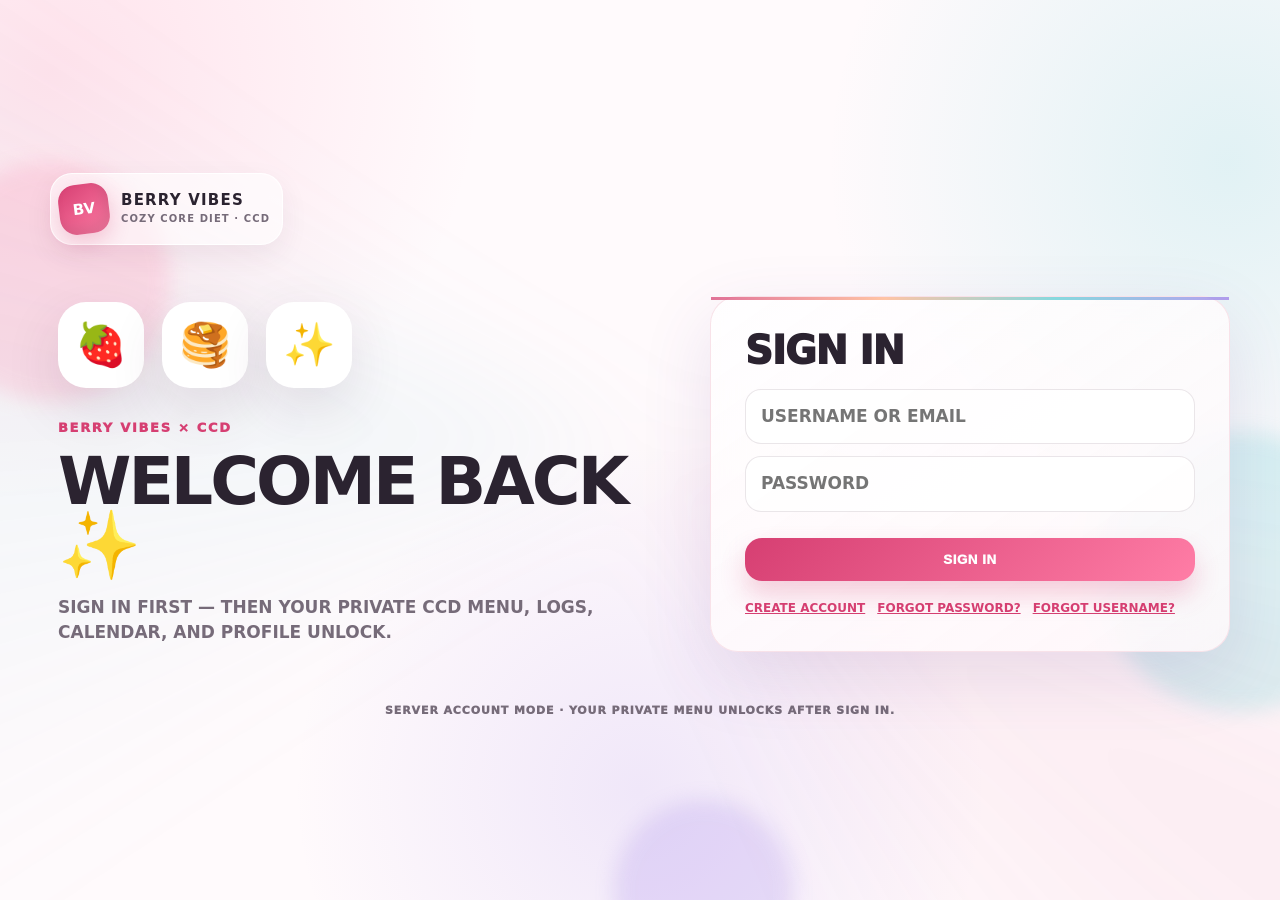
<file: index.html>
<!doctype html>
<html lang="en" data-theme="berry-cream">
<head>
<meta charset="utf-8"><meta name="viewport" content="width=device-width,initial-scale=1">
<meta name="description" content="Berry Vibes Studio Cozy Core Diet interactive website">
<title>Today · Berry Vibes CCD</title>
<link rel="stylesheet" href="style.css">
</head>
<body class="" data-page="index">
<div class="ambient ambient-a"></div><div class="ambient ambient-b"></div><div class="ambient ambient-c"></div>
<nav class="top-nav"><a class="brand" href="index.html"><span class="brand-orb">BV</span><span>BERRY VIBES × CCD</span></a><div class="nav-scroll"><a class="nav-link" href="index.html">TODAY</a><a class="nav-link" href="foods.html">FOOD</a><a class="nav-link" href="recipes.html">RECIPES</a><a class="nav-link" href="exercise.html">MOVE</a><a class="nav-link" href="fasting.html">FASTING</a><a class="nav-link" href="restaurants.html">RESTAURANTS</a><a class="nav-link" href="grocery.html">GROCERY</a><a class="nav-link" href="battle.html">BATTLE</a><a class="nav-link" href="facts.html">FACTS</a><a class="nav-link" href="calendar.html">CALENDAR</a><a class="nav-link" href="period.html">PERIOD</a></div><a class="nav-auth" data-auth-link href="login.html">SIGN IN</a></nav>
<main class="page-shell">
<section class="homepage-cinematic" id="homepageCinematic" aria-label="Animated CCD visual gallery">
  <div id="heroGallerySlides" class="hero-gallery-slides"></div>
  <div class="hero-cinematic-shade"></div>
  <div class="hero-cinematic-content">
    <p class="hero-cinematic-kicker">BERRY VIBES × COZY CORE DIET</p>
    <h1 id="heroGalleryTitle">YOUR DAY, BUT VISUAL.</h1>
    <p id="heroGalleryMeta">FOOD · RECIPES · MOVEMENT · LITTLE MOMENTS</p>
    <div class="hero-cinematic-actions"><a class="btn hero-light" href="foods.html">OPEN FOOD LOG</a><a class="hero-watch" href="recipes.html"><span>▶</span> EXPLORE RECIPES</a></div>
  </div>
  <div class="hero-gallery-counter"><strong id="heroGalleryNumber">01</strong><span id="heroGalleryTotal">05</span></div>
  <div class="hero-gallery-controls"><button id="heroGalleryPrev" aria-label="Previous image">PREV</button><div id="heroGalleryDots" class="hero-gallery-dots"></div><button id="heroGalleryNext" aria-label="Next image">NEXT</button></div>
</section>

<section class="dashboard-hero kinetic-stage">
  <div class="hero-copy">
    <p class="eyebrow" id="dateLabel">TODAY</p>
    <h1 id="greeting">GOOD MORNING, DANIELLE ✨</h1>
    <p class="hero-sub">YOUR COZY CORE DIET CONTROL ROOM — LOG, MIX, MOVE, COMPARE, AND KEEP THE DAY VISUAL.</p>
    <div class="hero-actions"><a class="btn primary" href="foods.html">LOG FOOD</a><a class="btn ghost" href="recipes.html">OPEN RECIPE LAB</a></div>
  </div>
  <div class="orbit-scene" aria-hidden="true"><div class="orbit-ring ring-1"></div><div class="orbit-ring ring-2"></div><div class="float-chip chip-a">🥞</div><div class="float-chip chip-b">💧</div><div class="float-chip chip-c">🚶🏽‍♀️</div><div class="float-chip chip-d">🍪</div><div class="core-orb"><span>CCD</span><small>PLAY MODE</small></div></div>
</section>
<section class="metric-ribbon" id="todayMetrics"></section>
<section class="two-col dashboard-grid">
  <article class="glass-card tilt-card"><div class="section-kicker">HORIZONTAL MACRO VIEW</div><h2>MACROS SO FAR</h2><div id="macroBars" class="bar-stack"></div></article>
  <article class="glass-card tilt-card"><div class="section-kicker">HORIZONTAL FOOD PYRAMID</div><h2>CCD FOOD PYRAMID</h2><div id="pyramidBars" class="bar-stack"></div></article>
</section>
<section class="three-col">
  <article class="glass-card hydration-card"><div class="section-kicker">WATER</div><div class="hydration-title-row"><h2>HYDRATION FLOW 💧</h2><span class="hydration-goal">DAILY VISUAL</span></div><div class="hydration-score"><strong id="waterCount">0</strong><span>/ 5 BOTTLES</span></div><div class="hydration-meter" aria-label="Hydration progress"><div id="waterMeterFill" class="hydration-meter-fill"></div><div id="waterBottleSteps" class="hydration-bottle-steps"></div></div><p id="hydrationMessage" class="hydration-message">START YOUR WATER STORY ✨</p><div class="hydration-actions"><button data-water="1">+ 1 BOTTLE</button><button data-water="2">+ 2</button><button data-water="-1">UNDO</button></div></article>
  <article class="glass-card"><div class="section-kicker">MOVEMENT STAYS SEPARATE</div><h2>MOVE BURN</h2><div class="big-number" id="burnToday">0</div><p>KCAL ESTIMATED FROM TODAY'S LOGGED MOVEMENT.</p><a href="exercise.html" class="text-link">OPEN MOVEMENT →</a></article>
  <article class="glass-card"><div class="section-kicker">FASTING WINDOW</div><h2>LAST FAST</h2><div class="big-number smallish" id="fastSummary">—</div><p id="fastMeta">NO FAST LOGGED YET.</p><a href="fasting.html" class="text-link">LOG FAST →</a></article>
</section>
<section class="glass-card timeline-card"><div class="section-row"><div><div class="section-kicker">TODAY'S STORY</div><h2>LOG TIMELINE</h2></div><a class="btn tiny ghost" href="calendar.html">CALENDAR</a></div><div id="timeline" class="timeline"></div></section>
<section class="glass-card"><div class="section-row"><div><div class="section-kicker">REAL FOOD PHOTOGRAPHY</div><h2>QUICK FOOD PORTALS</h2></div><a class="text-link" href="foods.html">SEE ALL →</a></div><div id="photoPortal" class="photo-grid"></div></section>
<footer class="ccd-footer"><strong>LET’S MAKE...</strong><span>THE NEXT COZY THING 😋✨</span></footer>
</main>
<div id="toast" class="toast" aria-live="polite"></div>
<script src="config.js"></script><script src="data.js"></script><script src="script.js"></script>
</body></html>
</file>
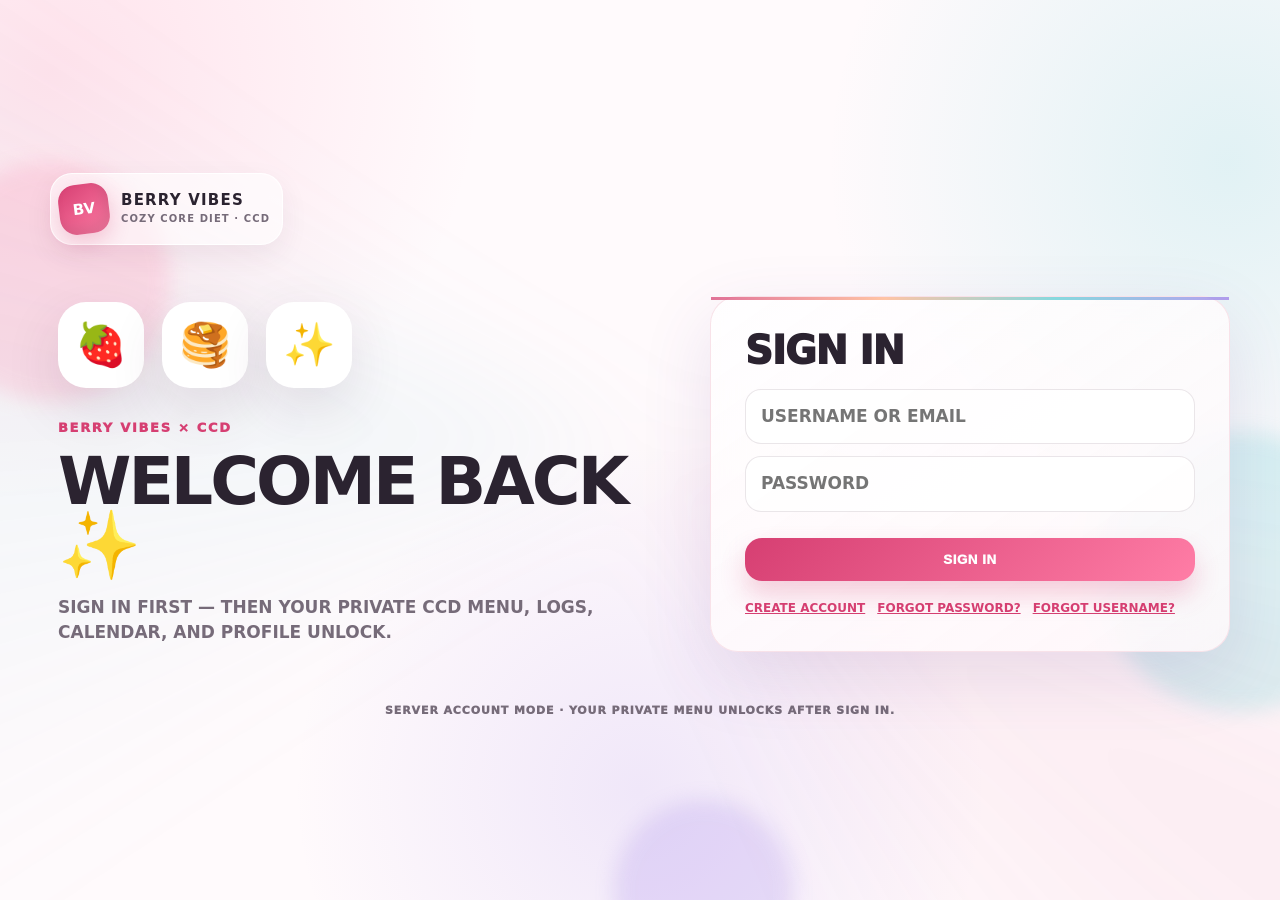
<file: battle.html>
<!doctype html>
<html lang="en" data-theme="berry-cream">
<head>
<meta charset="utf-8"><meta name="viewport" content="width=device-width,initial-scale=1">
<meta name="description" content="Berry Vibes CCD interactive food battle">
<title>Food Battle · Berry Vibes CCD</title>
<link rel="stylesheet" href="style.css">
</head>
<body data-page="battle">
<div class="ambient ambient-a"></div><div class="ambient ambient-b"></div><div class="ambient ambient-c"></div>
<nav class="top-nav"><a class="brand" href="index.html"><span class="brand-orb">BV</span><span>BERRY VIBES × CCD</span></a><div class="nav-scroll"><a class="nav-link" href="index.html">TODAY</a><a class="nav-link" href="foods.html">FOOD</a><a class="nav-link" href="recipes.html">RECIPES</a><a class="nav-link" href="exercise.html">MOVE</a><a class="nav-link" href="fasting.html">FASTING</a><a class="nav-link" href="restaurants.html">RESTAURANTS</a><a class="nav-link" href="grocery.html">GROCERY</a><a class="nav-link active" href="battle.html">BATTLE</a><a class="nav-link" href="facts.html">FACTS</a><a class="nav-link" href="calendar.html">CALENDAR</a><a class="nav-link" href="period.html">PERIOD</a></div><a class="nav-auth" data-auth-link href="login.html">SIGN IN</a></nav>
<main class="page-shell battle-page-v6">
<section class="battle-hero-v6"><div><p class="eyebrow">FOOD COMPARISON BATTLE</p><h1>FOOD FIGHT, BUT MAKE IT CCD. ⚡👑</h1><p>PICK TWO FOODS, CHOOSE THE STAT, THEN HIT BATTLE. RANDOMIZE IT, SWAP FIGHTERS, OR RUN A FULL STAT SHOWDOWN.</p></div><div class="battle-orbit" aria-hidden="true"><span>⚡</span><span>👑</span><span>🍴</span></div></section>
<section class="battle-console glass-card battle-console-v6">
  <div class="battle-top-controls"><button id="battleRandomBtn" class="btn ghost" type="button">🎲 RANDOMIZE</button><button id="battleSwapBtn" class="btn ghost" type="button">⇄ SWAP</button><button id="battleGauntletBtn" class="btn secondary" type="button">🔥 FULL STAT SHOWDOWN</button></div>
  <div class="battle-selectors"><select id="battleLeft" class="input"></select><div class="versus-orb">VS</div><select id="battleRight" class="input"></select></div>
  <div class="segmented battle-metrics"><button data-battle-metric="calories" class="active">CALORIES</button><button data-battle-metric="protein">PROTEIN</button><button data-battle-metric="fiber">FIBER</button><button data-battle-metric="carbs">CARBS</button><button data-battle-metric="fat">FAT</button></div>
  <button id="battleStartBtn" class="battle-start-button" type="button"><span>⚔️</span> BATTLE! <span>⚔️</span></button>
  <div id="battleArena" class="battle-arena"></div>
  <div id="battleScoreboard" class="battle-scoreboard"></div>
  <div id="battleWinner" class="winner-stage"></div>
  <div id="battleConfetti" class="battle-confetti" aria-hidden="true"></div>
</section>
<footer class="ccd-footer"><strong>LET’S MAKE...</strong><span>THIS BATTLE WAY TOO DRAMATIC 😂⚡👑</span></footer>
</main>
<div id="toast" class="toast" aria-live="polite"></div>
<script src="config.js"></script><script src="data.js"></script><script src="script.js"></script>
</body></html>
</file>
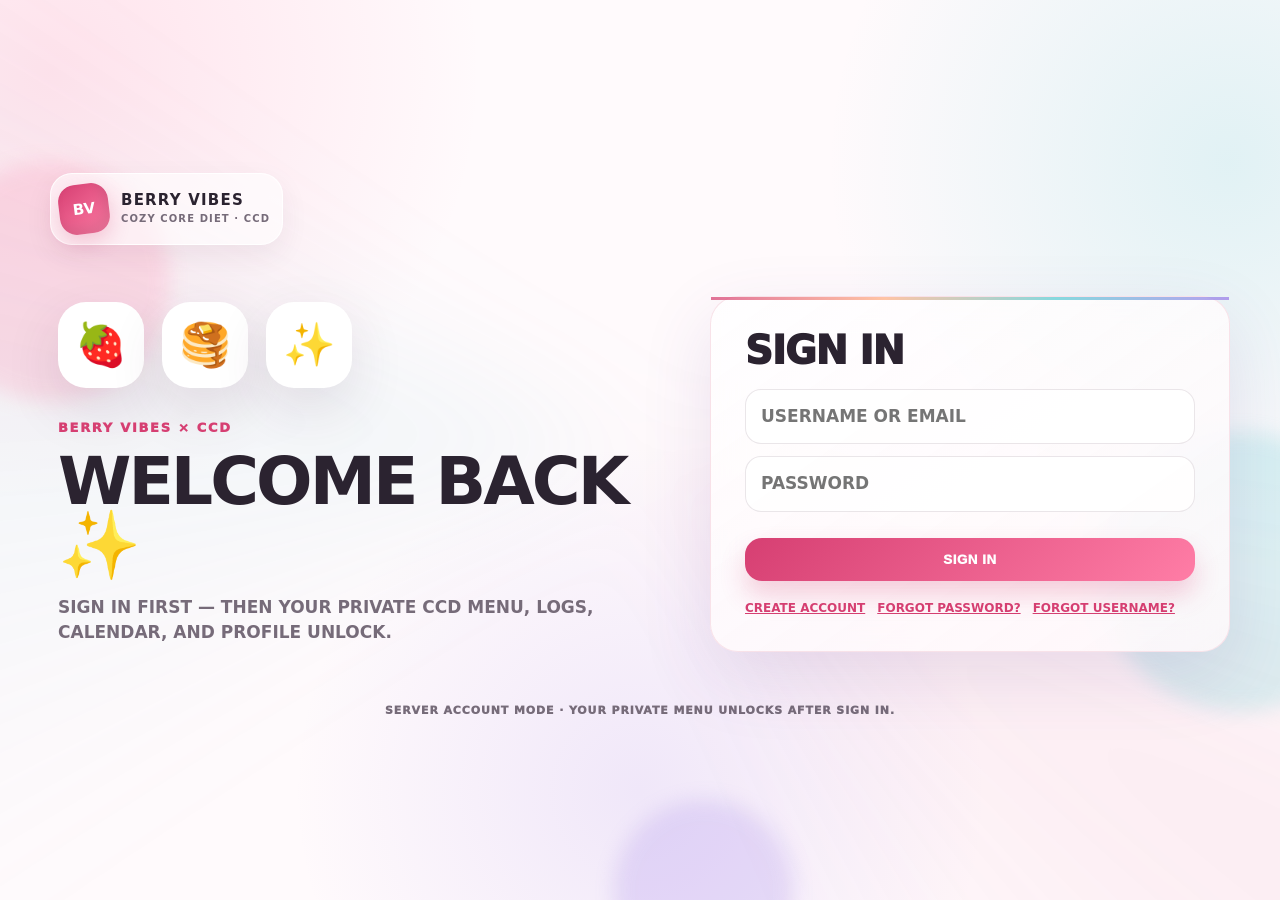
<file: calendar.html>
<!doctype html><html lang="en" data-theme="berry-cream"><head><meta charset="utf-8"><meta name="viewport" content="width=device-width,initial-scale=1"><meta name="description" content="Berry Vibes Studio Cozy Core Diet interactive website"><title>Calendar · Berry Vibes CCD</title><link rel="stylesheet" href="style.css"></head><body data-page="calendar"><div class="ambient ambient-a"></div><div class="ambient ambient-b"></div><div class="ambient ambient-c"></div><nav class="top-nav"><a class="brand" href="index.html"><span class="brand-orb">BV</span><span>BERRY VIBES × CCD</span></a><div class="nav-scroll"><a class="nav-link" href="index.html">TODAY</a><a class="nav-link" href="foods.html">FOOD</a><a class="nav-link" href="recipes.html">RECIPES</a><a class="nav-link" href="exercise.html">MOVE</a><a class="nav-link" href="fasting.html">FASTING</a><a class="nav-link" href="restaurants.html">RESTAURANTS</a><a class="nav-link" href="grocery.html">GROCERY</a><a class="nav-link" href="battle.html">BATTLE</a><a class="nav-link" href="facts.html">FACTS</a><a class="nav-link" href="calendar.html">CALENDAR</a><a class="nav-link" href="period.html">PERIOD</a></div><a class="nav-auth" data-auth-link href="login.html">SIGN IN</a></nav><main class="page-shell"><section class="page-head"><p class="eyebrow">INTERACTIVE CALENDAR</p><h1>PLAN IT. EDIT IT. LOG IT. 📅✨</h1><p>FOOD, MOVEMENT, FASTING, RESTAURANTS, WATER AND YOUR OWN PLANS LIVE TOGETHER — WITH EDIT + DELETE CONTROLS.</p></section>
<section class="glass-card calendar-shell"><div class="calendar-head"><button id="calPrev" class="btn tiny ghost" type="button">←</button><h2 id="calTitle">MONTH</h2><button id="calNext" class="btn tiny ghost" type="button">→</button></div><div class="calendar-legend"><span><i class="legend-dot food"></i> FOOD</span><span><i class="legend-dot move"></i> MOVE</span><span><i class="legend-dot fast"></i> FAST</span><span><i class="legend-dot restaurant"></i> RESTAURANT</span><span><i class="legend-dot water"></i> WATER</span><span><i class="legend-dot plan"></i> PLAN</span></div><div class="weekdays"><span>SUN</span><span>MON</span><span>TUE</span><span>WED</span><span>THU</span><span>FRI</span><span>SAT</span></div><div id="calendarGrid" class="calendar-grid"></div></section>
<section class="two-col wide-left calendar-editor-layout"><article class="glass-card"><div class="section-kicker">SELECTED DAY</div><h2 id="selectedDayTitle">PICK A DATE</h2><div id="selectedDaySummary" class="day-summary-ribbon"></div><div id="selectedDayLogs" class="calendar-log-list"></div></article><aside class="glass-card sticky-card"><div class="section-kicker">PLAN SOMETHING</div><h2>ADD A PLAN</h2><input id="planTitle" class="input" placeholder="PLAN TITLE"><div class="form-grid"><select id="planType" class="input"><option value="meal">MEAL</option><option value="movement">MOVEMENT</option><option value="grocery">GROCERY</option><option value="recipe">RECIPE</option><option value="appointment">APPOINTMENT</option><option value="reminder">REMINDER</option><option value="other">OTHER</option></select><input id="planTime" class="input" type="time"></div><textarea id="planNote" class="input textarea" placeholder="NOTE · OPTIONAL"></textarea><button id="savePlanBtn" class="btn primary full">ADD TO SELECTED DAY</button><div class="section-kicker gap-top">WATER ON THIS DAY</div><div class="water-day-editor"><button id="waterDayMinus" class="icon-btn">−</button><strong id="selectedWaterCount">0 BOTTLES</strong><button id="waterDayPlus" class="icon-btn">+</button></div>
<div class="section-kicker gap-top">PHOTO OF FOOD I MADE</div><div class="calendar-photo-uploader"><input id="calendarFoodPhotoName" class="input" placeholder="FOOD / RECIPE NAME"><label class="upload-zone">📸 UPLOAD FOOD PHOTO<input id="calendarFoodPhotoInput" type="file" accept="image/*"></label><div id="calendarFoodPhotoPreview" class="upload-preview"></div><button id="saveCalendarFoodPhotoBtn" class="btn secondary full">ADD PHOTO TO SELECTED DAY</button></div></aside></section>
<dialog id="calendarEditDialog" class="recipe-dialog"><button class="dialog-close" data-close-dialog="calendarEditDialog">×</button><div class="dialog-content"><div class="section-kicker">EDIT LOG</div><h2 id="calendarEditHeading">EDIT ENTRY</h2><input id="editLogName" class="input" placeholder="NAME"><div class="form-grid"><input id="editLogDate" class="input" type="date"><input id="editLogTime" class="input" placeholder="TIME · E.G. 11:30 AM"><input id="editLogCalories" class="input" type="number" min="0" step="1" placeholder="CALORIES"><input id="editLogBurn" class="input" type="number" min="0" step="1" placeholder="BURN"><input id="editLogProtein" class="input" type="number" min="0" step="0.1" placeholder="PROTEIN"><input id="editLogCarbs" class="input" type="number" min="0" step="0.1" placeholder="CARBS"><input id="editLogFat" class="input" type="number" min="0" step="0.1" placeholder="FAT"><input id="editLogFiber" class="input" type="number" min="0" step="0.1" placeholder="FIBER"></div><textarea id="editLogNote" class="input textarea" placeholder="NOTE"></textarea><button id="saveEditedLogBtn" class="btn primary full">SAVE CHANGES</button></div></dialog>
<footer class="ccd-footer"><strong>LET’S MAKE...</strong><span>THE MONTH ACTUALLY EDITABLE 📅💗</span></footer></main><div id="toast" class="toast" aria-live="polite"></div><script src="config.js"></script><script src="data.js"></script><script src="script.js"></script></body></html>
</file>
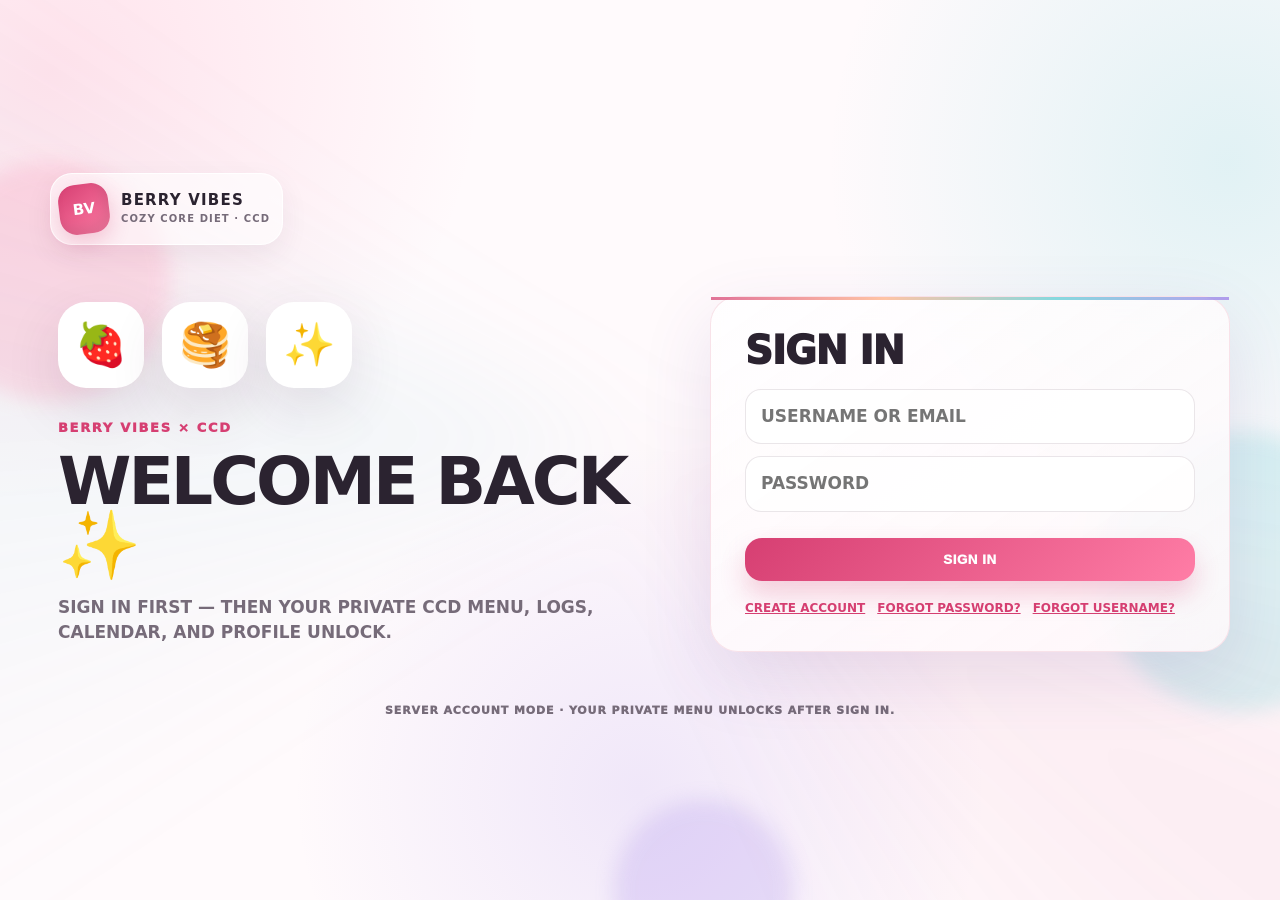
<file: exercise.html>
<!doctype html>
<html lang="en" data-theme="berry-cream">
<head>
<meta charset="utf-8"><meta name="viewport" content="width=device-width,initial-scale=1">
<meta name="description" content="Berry Vibes Studio Cozy Core Diet interactive website">
<title>Movement · Berry Vibes CCD</title>
<link rel="stylesheet" href="style.css">
</head>
<body class="" data-page="exercise">
<div class="ambient ambient-a"></div><div class="ambient ambient-b"></div><div class="ambient ambient-c"></div>
<nav class="top-nav"><a class="brand" href="index.html"><span class="brand-orb">BV</span><span>BERRY VIBES × CCD</span></a><div class="nav-scroll"><a class="nav-link" href="index.html">TODAY</a><a class="nav-link" href="foods.html">FOOD</a><a class="nav-link" href="recipes.html">RECIPES</a><a class="nav-link" href="exercise.html">MOVE</a><a class="nav-link" href="fasting.html">FASTING</a><a class="nav-link" href="restaurants.html">RESTAURANTS</a><a class="nav-link" href="grocery.html">GROCERY</a><a class="nav-link" href="battle.html">BATTLE</a><a class="nav-link" href="facts.html">FACTS</a><a class="nav-link" href="calendar.html">CALENDAR</a><a class="nav-link" href="period.html">PERIOD</a></div><a class="nav-auth" data-auth-link href="login.html">SIGN IN</a></nav>
<main class="page-shell">
<section class="page-head"><p class="eyebrow">MOVEMENT</p><h1>PICK THE MOVE — CHOOSE START + FINISH TIME — DURATION AUTO-CALCULATES 💃🏽</h1><p>LOG THE REAL TIME WINDOW YOU EXERCISED. NO MANUAL DURATION OR CALORIE-BURN INPUT.</p></section>
<section class="two-col wide-left"><article class="glass-card"><div id="movementDeck" class="movement-deck"></div></article><aside class="glass-card sticky-card"><div class="section-kicker">MOVEMENT CONSOLE</div><div id="movementSelected" class="selected-food empty-state">PICK A MOVEMENT.</div>
<div class="movement-time-block gap-top">
  <div class="section-kicker">STARTED · WHAT TIME?</div>
  <div class="time-wheel compact-wheel" data-time-wheel id="movementStartTime" aria-label="Exercise start time"></div>
</div>
<div class="movement-time-block">
  <div class="section-kicker">FINISHED · WHAT TIME?</div>
  <div class="time-wheel compact-wheel" data-time-wheel data-offset-minutes="30" id="movementEndTime" aria-label="Exercise finish time"></div>
</div>
<div class="duration-console movement-duration-auto">
  <div class="duration-display"><strong id="movementDurationBig">30</strong><span>MINUTES TOTAL</span></div>
  <div class="time-range-readout"><span id="movementStartLabel">—</span><b>→</b><span id="movementEndLabel">—</span></div>
  <p class="duration-help">DURATION IS CALCULATED AUTOMATICALLY FROM YOUR START AND FINISH TIMES.</p>
</div>
<div class="burn-meter"><strong id="movementBurn">0</strong><span>EST. KCAL · AUTO FROM DURATION</span></div>
<button id="logMovementBtn" class="btn primary full">LOG MOVEMENT ✨</button></aside></section>
<section class="glass-card"><div class="section-kicker">TODAY'S MOVEMENT</div><h2>SEPARATE FROM MAINTENANCE GAP</h2><div id="movementHistory" class="mini-log-grid"></div></section>
<footer class="ccd-footer"><strong>LET’S MAKE...</strong><span>MOVEMENT FEEL PLAYABLE 🎵🩰</span></footer>
</main>
<div id="toast" class="toast" aria-live="polite"></div>
<script src="config.js"></script><script src="data.js"></script><script src="script.js"></script>
</body></html>
</file>
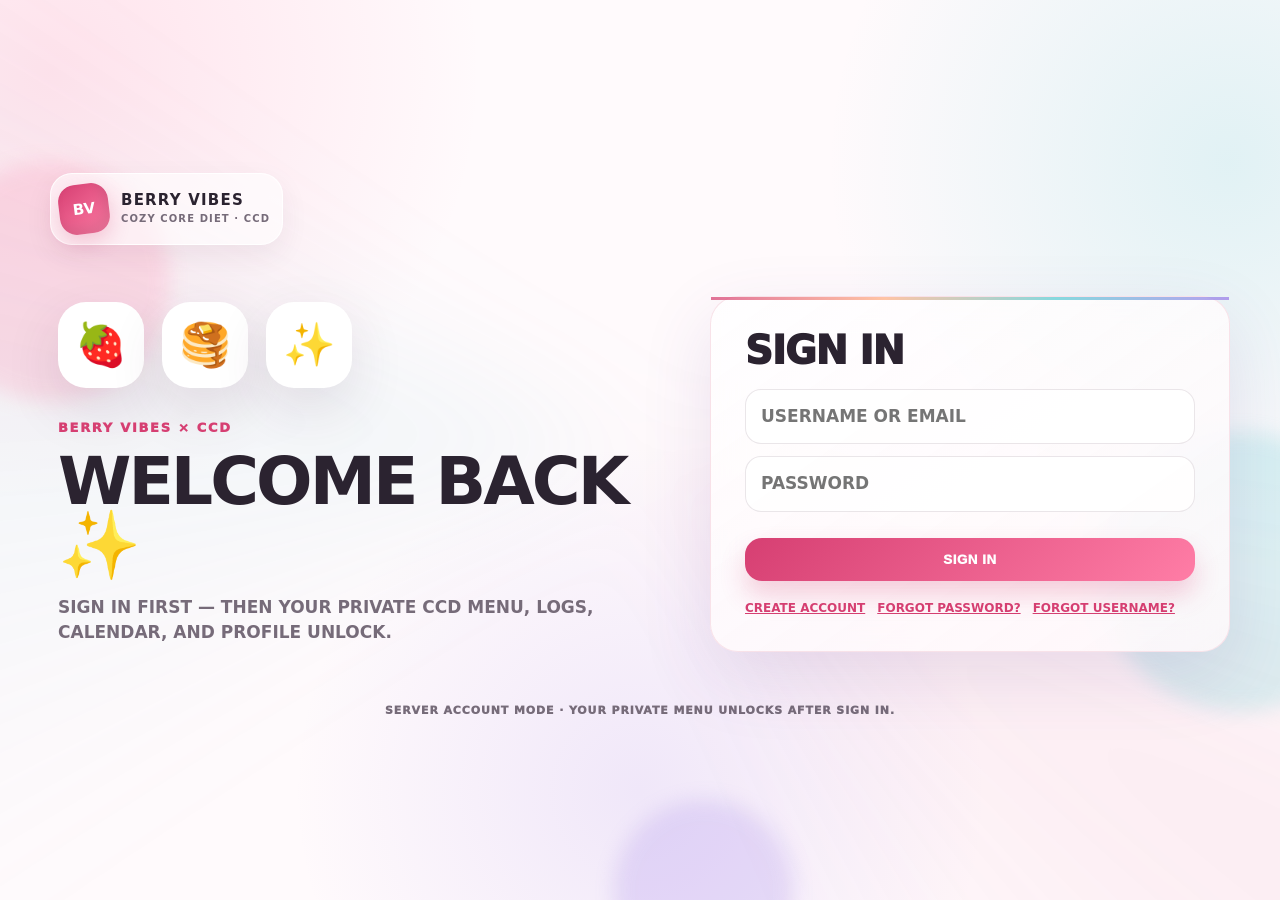
<file: facts.html>
<!doctype html>
<html lang="en" data-theme="berry-cream">
<head>
<meta charset="utf-8"><meta name="viewport" content="width=device-width,initial-scale=1">
<meta name="description" content="Berry Vibes Studio Cozy Core Diet interactive website">
<title>Facts · Berry Vibes CCD</title>
<link rel="stylesheet" href="style.css">
</head>
<body class="" data-page="facts">
<div class="ambient ambient-a"></div><div class="ambient ambient-b"></div><div class="ambient ambient-c"></div>
<nav class="top-nav"><a class="brand" href="index.html"><span class="brand-orb">BV</span><span>BERRY VIBES × CCD</span></a><div class="nav-scroll"><a class="nav-link" href="index.html">TODAY</a><a class="nav-link" href="foods.html">FOOD</a><a class="nav-link" href="recipes.html">RECIPES</a><a class="nav-link" href="exercise.html">MOVE</a><a class="nav-link" href="fasting.html">FASTING</a><a class="nav-link" href="restaurants.html">RESTAURANTS</a><a class="nav-link" href="grocery.html">GROCERY</a><a class="nav-link" href="battle.html">BATTLE</a><a class="nav-link" href="facts.html">FACTS</a><a class="nav-link" href="calendar.html">CALENDAR</a><a class="nav-link" href="period.html">PERIOD</a></div><a class="nav-auth" data-auth-link href="login.html">SIGN IN</a></nav>
<main class="page-shell">
<section class="page-head"><p class="eyebrow">DAILY CCD LINES</p><h1>THREE DAILY RECIPE LINES + THREE MOVEMENT LINES 💡</h1><p>THE DAILY SET CHANGES WITH THE DATE. YOU CAN ALSO PICK A RECIPE OR MOVEMENT FOR ITS OWN THREE-LINER SET.</p></section>
<section class="two-col"><article class="glass-card"><div class="section-kicker">TODAY'S RECIPE THREE</div><div id="dailyRecipeFacts" class="fact-stack"></div></article><article class="glass-card"><div class="section-kicker">TODAY'S MOVEMENT THREE</div><div id="dailyMovementFacts" class="fact-stack"></div></article></section>
<section class="two-col"><article class="glass-card"><h2>PICK A RECIPE</h2><select id="factRecipeSelect" class="input"></select><div id="selectedRecipeFacts" class="fact-stack"></div></article><article class="glass-card"><h2>PICK A MOVEMENT</h2><select id="factMovementSelect" class="input"></select><div id="selectedMovementFacts" class="fact-stack"></div></article></section>
<footer class="ccd-footer"><strong>LET’S MAKE...</strong><span>THE LITTLE DETAILS FUN ✨</span></footer>
</main>
<div id="toast" class="toast" aria-live="polite"></div>
<script src="config.js"></script><script src="data.js"></script><script src="script.js"></script>
</body></html>
</file>
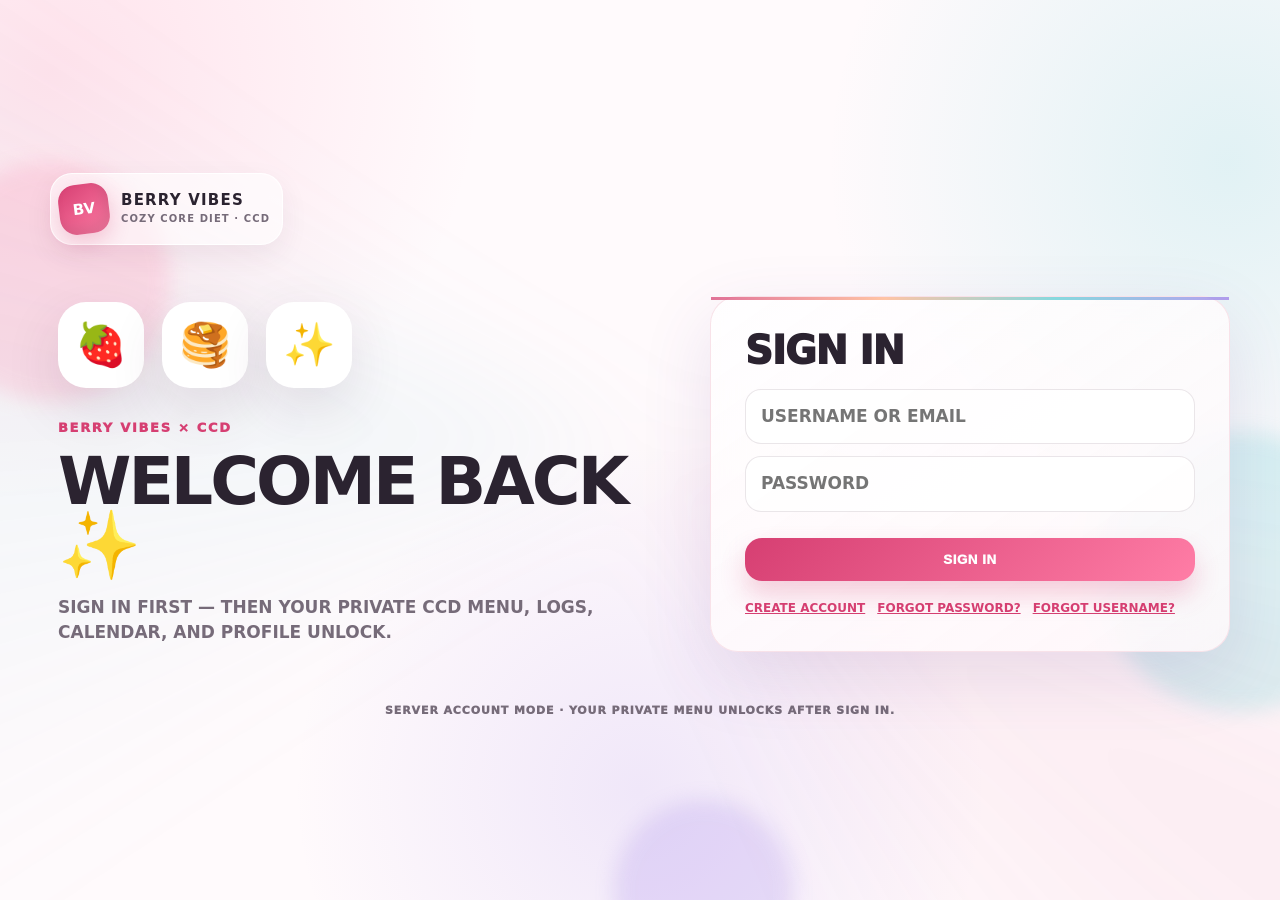
<file: fasting.html>
<!doctype html>
<html lang="en" data-theme="berry-cream">
<head>
<meta charset="utf-8"><meta name="viewport" content="width=device-width,initial-scale=1">
<meta name="description" content="Berry Vibes Studio Cozy Core Diet interactive website">
<title>Fasting · Berry Vibes CCD</title>
<link rel="stylesheet" href="style.css">
</head>
<body class="" data-page="fasting">
<div class="ambient ambient-a"></div><div class="ambient ambient-b"></div><div class="ambient ambient-c"></div>
<nav class="top-nav"><a class="brand" href="index.html"><span class="brand-orb">BV</span><span>BERRY VIBES × CCD</span></a><div class="nav-scroll"><a class="nav-link" href="index.html">TODAY</a><a class="nav-link" href="foods.html">FOOD</a><a class="nav-link" href="recipes.html">RECIPES</a><a class="nav-link" href="exercise.html">MOVE</a><a class="nav-link" href="fasting.html">FASTING</a><a class="nav-link" href="restaurants.html">RESTAURANTS</a><a class="nav-link" href="grocery.html">GROCERY</a><a class="nav-link" href="battle.html">BATTLE</a><a class="nav-link" href="facts.html">FACTS</a><a class="nav-link" href="calendar.html">CALENDAR</a><a class="nav-link" href="period.html">PERIOD</a></div><a class="nav-auth" data-auth-link href="login.html">SIGN IN</a></nav>
<main class="page-shell">
<section class="page-head"><p class="eyebrow">FASTING</p><h1>FASTING WINDOW LOG — NO COUNTDOWN TIMER ⏳</h1><p>CHOOSE A FAST TYPE, THEN USE THE SAME SCROLL-WHEEL TIME INPUT FOR START + BREAK.</p></section>
<section class="glass-card"><div id="fastPresetDeck" class="fast-preset-deck"></div></section>
<section class="glass-card fasting-quick-card">
  <div class="fasting-quick-copy">
    <span class="last-meal-fast-icon">🍽️</span>
    <div><div class="section-kicker">SMART START</div><h2>START MY FAST AFTER MY LAST MEAL</h2><p>THE WEBSITE FINDS YOUR LATEST TIMED FOOD, SNACK/SOTD, OR RESTAURANT LOG FOR THAT DAY, STARTS THE FAST AT THAT TIME, AND LOGS THE START IMMEDIATELY.</p></div>
  </div>
  <div class="fasting-quick-grid">
    <div class="last-meal-date-row"><label for="fastStartDate">DAY</label><input id="fastStartDate" class="input compact-date" type="date"></div>
    <div id="lastMealFastStatus" class="last-meal-fast-status">SELECT A DATE, THEN I’LL FIND YOUR LAST MEAL.</div>
    <button id="startFastAfterLastMealBtn" class="btn last-meal-btn" type="button"><span>🍽️</span><span>START FAST AFTER MY LAST MEAL</span><span>✨</span></button>
  </div>
</section>
<section class="fasting-workspace">
  <article class="glass-card fasting-panel fasting-start-panel">
    <div class="fasting-panel-head"><div><div class="section-kicker">MANUAL START</div><h2>CHOOSE A START TIME</h2></div><span class="fasting-step">01</span></div>
    <p class="fasting-panel-copy">USE THIS ONLY WHEN YOU WANT TO SET THE FAST START YOURSELF.</p>
    <div class="time-wheel fasting-time-wheel" data-time-wheel id="fastStartTime"></div>
    <button id="saveFastStartBtn" class="btn secondary full fasting-save-btn">START + LOG FAST</button>
  </article>
  <article class="glass-card fasting-panel fasting-break-panel">
    <div class="fasting-panel-head"><div><div class="section-kicker">BREAK FAST</div><h2>WHEN DID YOU BREAK IT?</h2></div><span class="fasting-step">02</span></div>
    <div class="fast-break-date-card"><label for="fastBreakDate">BREAK DATE</label><input id="fastBreakDate" class="input compact-date" type="date"></div>
    <div class="time-wheel fasting-time-wheel" data-time-wheel id="fastBreakTime"></div>
    <button id="saveFastBreakBtn" class="btn primary full fasting-save-btn">BREAK + LOG FAST</button>
    <div class="fasting-helper-note"><span>✨</span><p>YOUR FAST LENGTH IS CALCULATED AUTOMATICALLY FROM THE SAVED START → BREAK TIME.</p></div>
  </article>
</section>
<section class="glass-card"><div class="section-kicker">FAST START + BREAK HISTORY</div><div id="fastHistory" class="mini-log-grid"></div></section>
<footer class="ccd-footer"><strong>LET’S MAKE...</strong><span>TIME INPUT SMOOTH, NOT BORING ✨</span></footer>
</main>
<div id="toast" class="toast" aria-live="polite"></div>
<script src="config.js"></script><script src="data.js"></script><script src="script.js"></script>
</body></html>
</file>
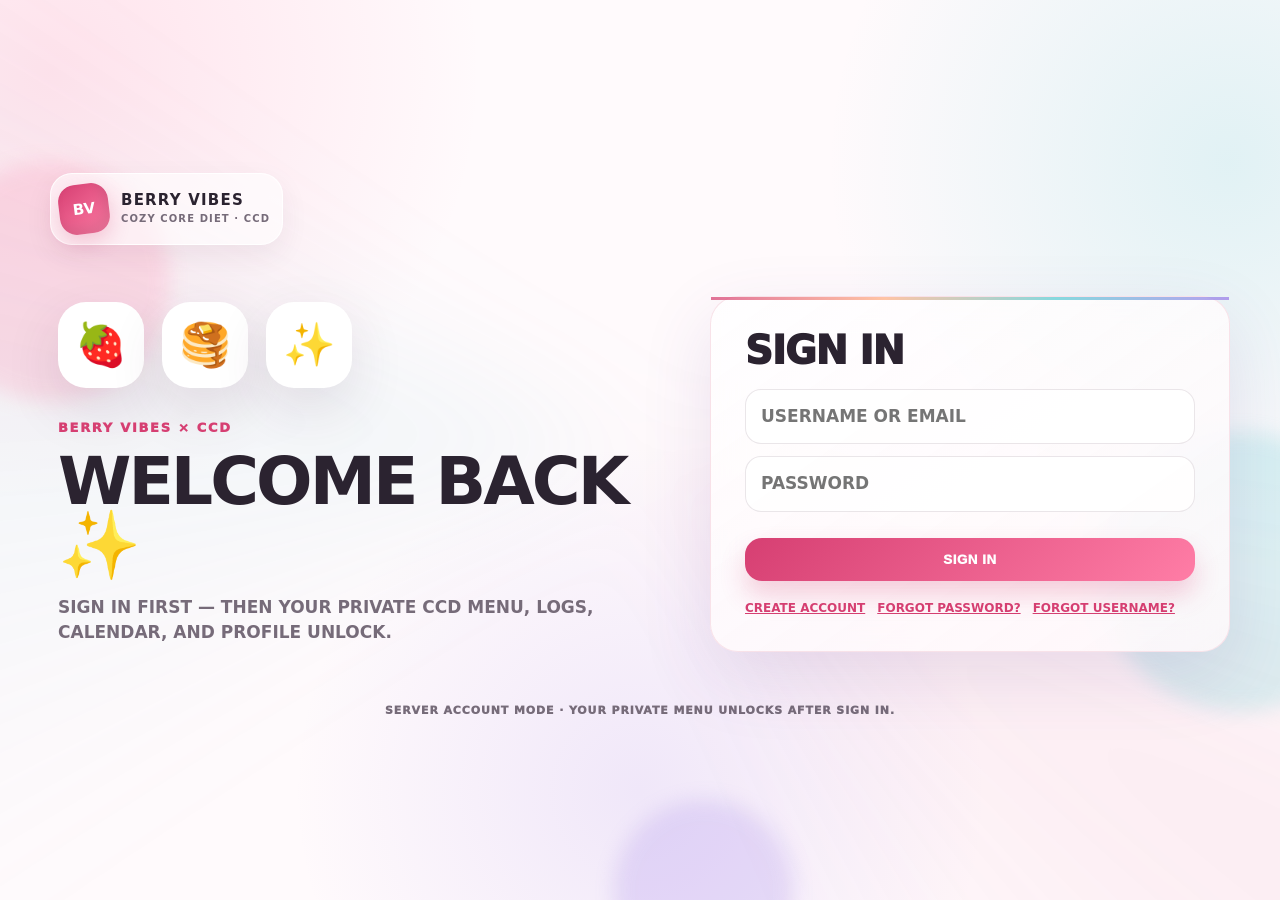
<file: foods.html>
<!doctype html>
<html lang="en" data-theme="berry-cream">
<head>
<meta charset="utf-8"><meta name="viewport" content="width=device-width,initial-scale=1">
<meta name="description" content="Berry Vibes Studio Cozy Core Diet interactive website">
<title>Food Log · Berry Vibes CCD</title>
<link rel="stylesheet" href="style.css">
</head>
<body class="" data-page="foods">
<div class="ambient ambient-a"></div><div class="ambient ambient-b"></div><div class="ambient ambient-c"></div>
<nav class="top-nav"><a class="brand" href="index.html"><span class="brand-orb">BV</span><span>BERRY VIBES × CCD</span></a><div class="nav-scroll"><a class="nav-link" href="index.html">TODAY</a><a class="nav-link" href="foods.html">FOOD</a><a class="nav-link" href="recipes.html">RECIPES</a><a class="nav-link" href="exercise.html">MOVE</a><a class="nav-link" href="fasting.html">FASTING</a><a class="nav-link" href="restaurants.html">RESTAURANTS</a><a class="nav-link" href="grocery.html">GROCERY</a><a class="nav-link" href="battle.html">BATTLE</a><a class="nav-link" href="facts.html">FACTS</a><a class="nav-link" href="calendar.html">CALENDAR</a><a class="nav-link" href="period.html">PERIOD</a></div><a class="nav-auth" data-auth-link href="login.html">SIGN IN</a></nav>
<main class="page-shell">
<section class="page-head"><p class="eyebrow">FOOD LOG</p><h1>SCROLL THE TIME. PICK THE FOOD. LOG IT. 🍽️</h1><p>KNOWN CCD FOODS USE BUILT-IN NUTRITION — NO MANUAL MACRO TYPING.</p></section>
<section class="two-col wide-left food-log-layout">
 <article class="glass-card food-picker-card"><div class="section-kicker">1 · PICK A FOOD</div><div class="search-row"><input id="foodSearch" class="input" placeholder="SEARCH CCD + MY CUSTOM FOODS"><select id="mealSlot" class="input" aria-label="Choose meal type"><option value="ALL">ALL FOODS</option><option value="BREAKFAST">BREAKFAST</option><option value="LUNCH">LUNCH</option><option value="SNACK">SNACK</option><option value="SOTD">SOTD</option><option value="DINNER">DINNER</option></select></div><div id="mealFilterStatus" class="meal-filter-status" aria-live="polite"></div><div id="foodResults" class="food-deck"></div></article>
 <aside class="glass-card sticky-card food-detail-card"><div class="section-kicker">2 · LOG DETAILS</div><div id="selectedFood" class="selected-food empty-state">CHOOSE A FOOD CARD.</div><label class="field-label">SERVINGS <span id="foodServingLabel">1.0×</span></label><input id="foodServing" type="range" min="0.25" max="4" step="0.25" value="1"><div id="foodNutritionPreview" class="mini-macros"></div><div class="section-kicker gap-top">3 · DRINK WITH THIS FOOD · OPTIONAL</div>
<div class="drink-console">
  <select id="drinkPreset" class="input" aria-label="Drink with this food">
    <option value="none">NO DRINK</option>
    <option value="water">WATER</option>
    <option value="cinnamon-coffee">HOT CINNAMON COFFEE</option>
    <option value="orange-juice">ORANGE JUICE</option>
    <option value="skim-milk">SKIM MILK</option>
    <option value="custom">OTHER / CUSTOM DRINK</option>
  </select>
  <div id="drinkPresetFields" class="drink-preset-fields" hidden>
    <label class="field-label">DRINK SERVING <span id="drinkServingLabel">1.0×</span></label>
    <input id="drinkServing" type="range" min="0.5" max="3" step="0.5" value="1">
    <div id="drinkNutritionPreview" class="mini-macros drink-macros"></div>
  </div>
  <div id="drinkCustomFields" class="drink-custom-fields" hidden>
    <input id="drinkCustomName" class="input" placeholder="DRINK NAME · E.G. HOMEMADE ICED TEA">
    <input id="drinkCustomAmount" class="input" placeholder="AMOUNT · E.G. 1 BOTTLE, 1/2 CUP, 12 OZ">
  </div>
  <div id="drinkSummary" class="drink-summary">NO DRINK ADDED.</div>
</div>
<div class="section-kicker gap-top">4 · WHEN?</div><div class="time-wheel" data-time-wheel id="foodTime"></div><div class="section-kicker gap-top">5 · OPTIONAL FOOD / RECIPE-CARD PHOTOS</div><div class="photo-upload-grid">
  <div class="real-upload-card"><span>📸 FOOD PHOTO</span><input id="foodPhoto" class="real-file-input" type="file" accept="image/jpeg,image/png,image/webp,image/gif,image/*"><div class="upload-inline-actions"><small id="foodPhotoName">NO PHOTO SELECTED</small><button id="removeFoodPhoto" type="button" class="btn tiny ghost" hidden>REMOVE</button></div></div>
  <div class="real-upload-card"><span>🗂️ RECIPE CARD IMAGE</span><input id="recipeCardPhoto" class="real-file-input" type="file" accept="image/jpeg,image/png,image/webp,image/gif,image/*"><div class="upload-inline-actions"><small id="recipeCardPhotoName">NO CARD SELECTED</small><button id="removeRecipeCardPhoto" type="button" class="btn tiny ghost" hidden>REMOVE</button></div></div>
</div><div id="uploadPreview" class="upload-preview upload-preview-large"></div><button id="logFoodBtn" class="btn primary full">LOG FOOD + DRINK ✨</button></aside>
</section>
<section class="glass-card recipe-remix-wide">
  <div class="section-row remix-head">
    <div><div class="section-kicker">RECIPE MODIFICATION · OPTIONAL</div><h2>MAKE A VERSION THAT ACTUALLY FITS WHAT YOU MADE ✨</h2></div>
    <span class="gallery-note">ORIGINAL → MODIFIED · AUTO CALORIE COMPARISON</span>
  </div>
  <div class="recipe-remix-layout">
    <div class="recipe-remix-notes">
      <label class="recipe-change-label" for="recipeChangeNote">THE ONLY THING I CHANGED FROM THE RECIPE I CREATED WAS....</label>
      <textarea id="recipeChangeNote" class="input textarea" maxlength="800" placeholder="EXAMPLE: I USED A WHOLE EGG, ADDED CINNAMON, AND USED 2 TBSP SOUR CREAM INSTEAD."></textarea>
      <input id="modifiedRecipeName" class="input" placeholder="OPTIONAL NAME FOR THIS VERSION · E.G. CINNAMON SOUR-CREAM PANCAKES">
      <div class="recipe-calorie-compare">
        <div><span>ORIGINAL RECIPE</span><strong id="recipeBaseCalories">— KCAL</strong></div>
        <div class="calorie-arrow">→</div>
        <div><span>YOUR MODIFIED VERSION</span><strong id="modifiedCalories">— KCAL</strong><small id="calorieDelta">0 KCAL CHANGE</small></div>
      </div>
    </div>
    <div class="recipe-remix-calc">
      <div class="section-kicker">CALCULATE WHAT CHANGED</div>
      <p class="tiny-note">ADD OR REMOVE INGREDIENT AMOUNTS BELOW. THE WEBSITE RECALCULATES YOUR MODIFIED CALORIES + MACROS AGAINST THE ORIGINAL RECIPE.</p>
      <div class="mod-calc-row">
        <select id="modIngredientSelect" class="input"></select>
        <select id="modIngredientAction" class="input"><option value="add">ADD</option><option value="remove">REMOVE</option></select>
        <input id="modIngredientQty" class="input" type="number" min="0.01" step="0.25" value="1" aria-label="Ingredient quantity">
        <button id="addModIngredientBtn" class="btn secondary" type="button">APPLY</button>
      </div>
      <div id="modAdjustments" class="mod-adjustment-list"></div>
      <div class="recipe-change-actions">
        <button id="saveModifiedRecipeBtn" class="btn secondary">SAVE MODIFIED VERSION</button>
        <button id="clearRecipeChangeBtn" class="btn ghost">CLEAR</button>
      </div>
    </div>
  </div>
</section>
<section class="glass-card custom-food-studio"><div class="section-row"><div><div class="section-kicker">ADD MY OWN FOOD</div><h2>NEW RECIPE OR NEW SNACK ✨</h2></div><span class="gallery-note">SAVE · EDIT · LOG AGAIN</span></div>
<p class="large-copy compact-copy">MADE SOMETHING NEW OR ATE A SNACK THAT ISN’T IN THE CCD VAULT? ADD IT HERE ONCE AND IT BECOMES A REUSABLE FOOD CARD.</p>
<div class="form-grid custom-food-grid"><select id="customFoodType" class="input"><option value="recipe">CUSTOM RECIPE I MADE</option><option value="snack">NEW SNACK I ATE</option></select><select id="customFoodMeal" class="input"><option>BREAKFAST</option><option>LUNCH</option><option>SNACK</option><option>SOTD</option><option>DINNER</option></select><input id="customFoodName" class="input" placeholder="NAME · E.G. MY CINNAMON WAFFLE"><input id="customFoodServing" class="input" placeholder="SERVING / YIELD · E.G. 1 PLATE OR 3 PANCAKES"></div>
<textarea id="customFoodIngredients" class="input textarea" placeholder="INGREDIENTS OR WHAT WAS IN IT · ONE PER LINE (OPTIONAL FOR A SIMPLE SNACK)"></textarea>
<textarea id="customFoodNotes" class="input textarea compact-textarea" placeholder="WHAT IT TASTES LIKE / WHAT TO EXPECT · NOTES · BRAND · VARIATION"></textarea>
<div class="nutrition-entry-grid"><label>CALORIES<input id="customFoodCalories" class="input" type="number" min="0" step="1" placeholder="0"></label><label>CARBS<input id="customFoodCarbs" class="input" type="number" min="0" step="0.1" placeholder="G"></label><label>PROTEIN<input id="customFoodProtein" class="input" type="number" min="0" step="0.1" placeholder="G"></label><label>FAT<input id="customFoodFat" class="input" type="number" min="0" step="0.1" placeholder="G"></label><label>FIBER<input id="customFoodFiber" class="input" type="number" min="0" step="0.1" placeholder="G"></label></div>
<div class="real-upload-card"><span>📸 OPTIONAL PHOTO</span><input id="customFoodPhoto" class="real-file-input" type="file" accept="image/jpeg,image/png,image/webp,image/gif,image/*"><small>CHOOSE A PHOTO FROM YOUR DEVICE</small></div><div id="customFoodPhotoPreview" class="upload-preview upload-preview-large"></div><button id="saveCustomFoodBtn" class="btn primary full">SAVE TO MY FOOD VAULT ✨</button>
<div class="section-kicker gap-top">MY CUSTOM FOOD VAULT</div><div id="customFoodVault" class="modified-recipe-grid"></div></section>
<section class="glass-card"><div class="section-row"><div><div class="section-kicker">MY MODIFIED RECIPES</div><h2>VERSIONS I ACTUALLY MADE</h2></div><span class="gallery-note">EDIT · LOAD · DELETE</span></div><div id="modifiedRecipeVault" class="modified-recipe-grid"></div></section>
<section class="glass-card"><div class="section-kicker">RECENT FOOD LOGS</div><h2>YOUR LATEST BITES</h2><div id="recentFoods" class="mini-log-grid"></div></section>
<footer class="ccd-footer"><strong>LET’S MAKE...</strong><span>THE FOOD LOG FEEL LIKE A LITTLE GAME 🎮🍴</span></footer>
</main>
<div id="toast" class="toast" aria-live="polite"></div>
<script src="config.js"></script><script src="data.js"></script><script src="script.js"></script>
</body></html>
</file>
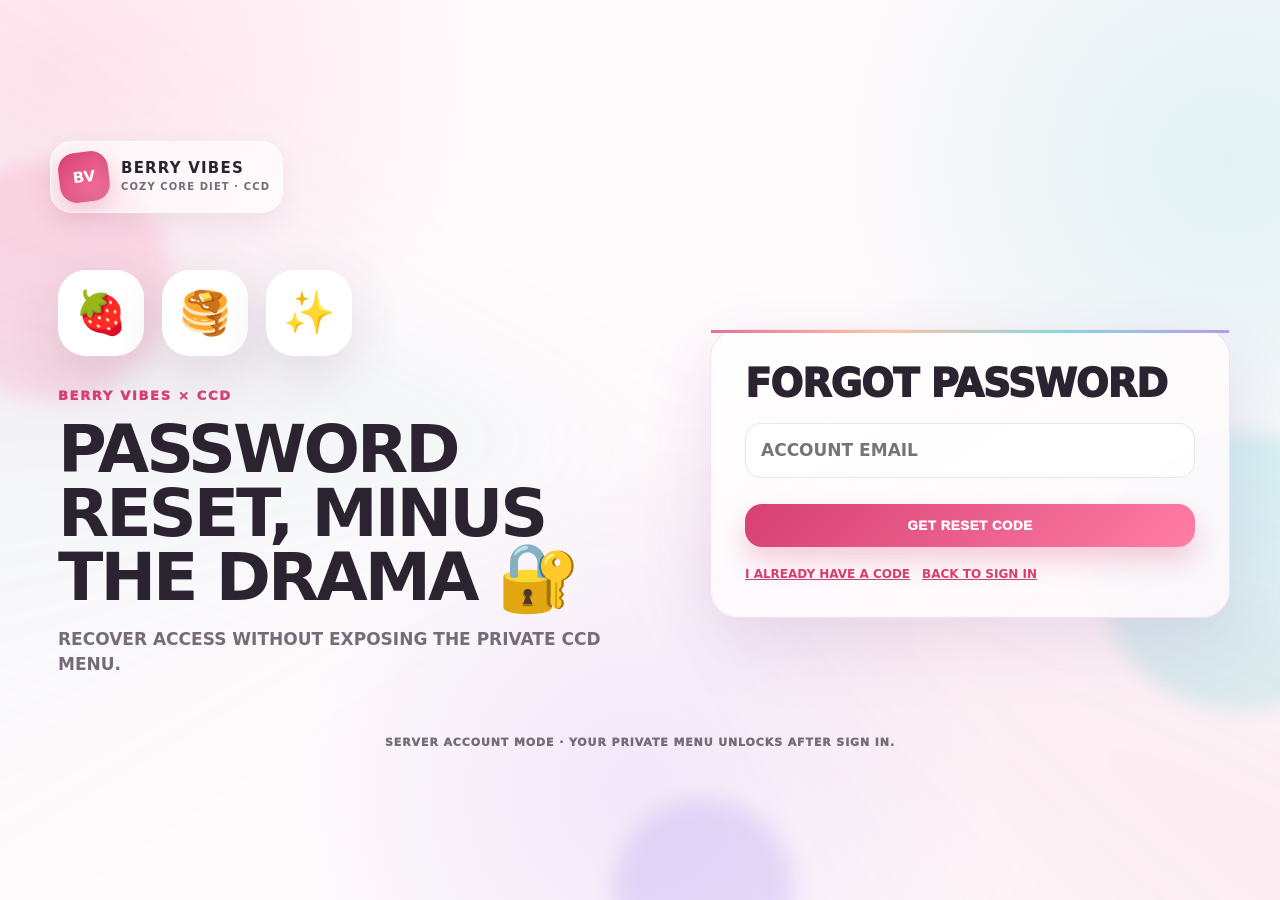
<file: forgot-password.html>
<!doctype html>
<html lang="en" data-theme="berry-cream">
<head>
<meta charset="utf-8"><meta name="viewport" content="width=device-width,initial-scale=1">
<meta name="description" content="Berry Vibes Studio Cozy Core Diet interactive website">
<title>FORGOT PASSWORD · Berry Vibes CCD</title>
<link rel="stylesheet" href="style.css">
</head>
<body class="auth-page" data-page="forgot-password">
<div class="ambient ambient-a"></div><div class="ambient ambient-b"></div><div class="ambient ambient-c"></div>
<main class="auth-page-shell">
  <a class="auth-brand-lockup" href="login.html" aria-label="Berry Vibes CCD sign in">
    <span class="brand-orb auth-brand-orb">BV</span>
    <span class="auth-brand-copy"><strong>BERRY VIBES</strong><small>COZY CORE DIET · CCD</small></span>
  </a>
  <section class="auth-shell">
    <div class="auth-art">
      <div class="auth-orbit" aria-hidden="true"><span>🍓</span><span>🥞</span><span>✨</span></div>
      <p class="eyebrow">BERRY VIBES × CCD</p>
      <h1>PASSWORD RESET, MINUS THE DRAMA 🔐</h1>
      <p>RECOVER ACCESS WITHOUT EXPOSING THE PRIVATE CCD MENU.</p>
    </div>
    <article class="glass-card auth-card"><h2>FORGOT PASSWORD</h2><form id="forgotPasswordForm" class="auth-form"><input id="recoveryEmail" class="input" type="email" autocomplete="email" placeholder="ACCOUNT EMAIL" required><button class="btn primary full" type="submit">GET RESET CODE</button></form><div class="auth-links"><a href="reset-password.html">I ALREADY HAVE A CODE</a><a href="login.html">BACK TO SIGN IN</a></div><div id="authMessage" class="auth-message" aria-live="polite"></div></article>
  </section>
  <p class="auth-mode-note" id="authModeNote">YOUR MENU UNLOCKS ONLY AFTER YOU SIGN IN.</p>
</main>
<div id="toast" class="toast" aria-live="polite"></div>
<script src="config.js"></script><script src="data.js"></script><script src="script.js"></script>
</body></html>
</file>
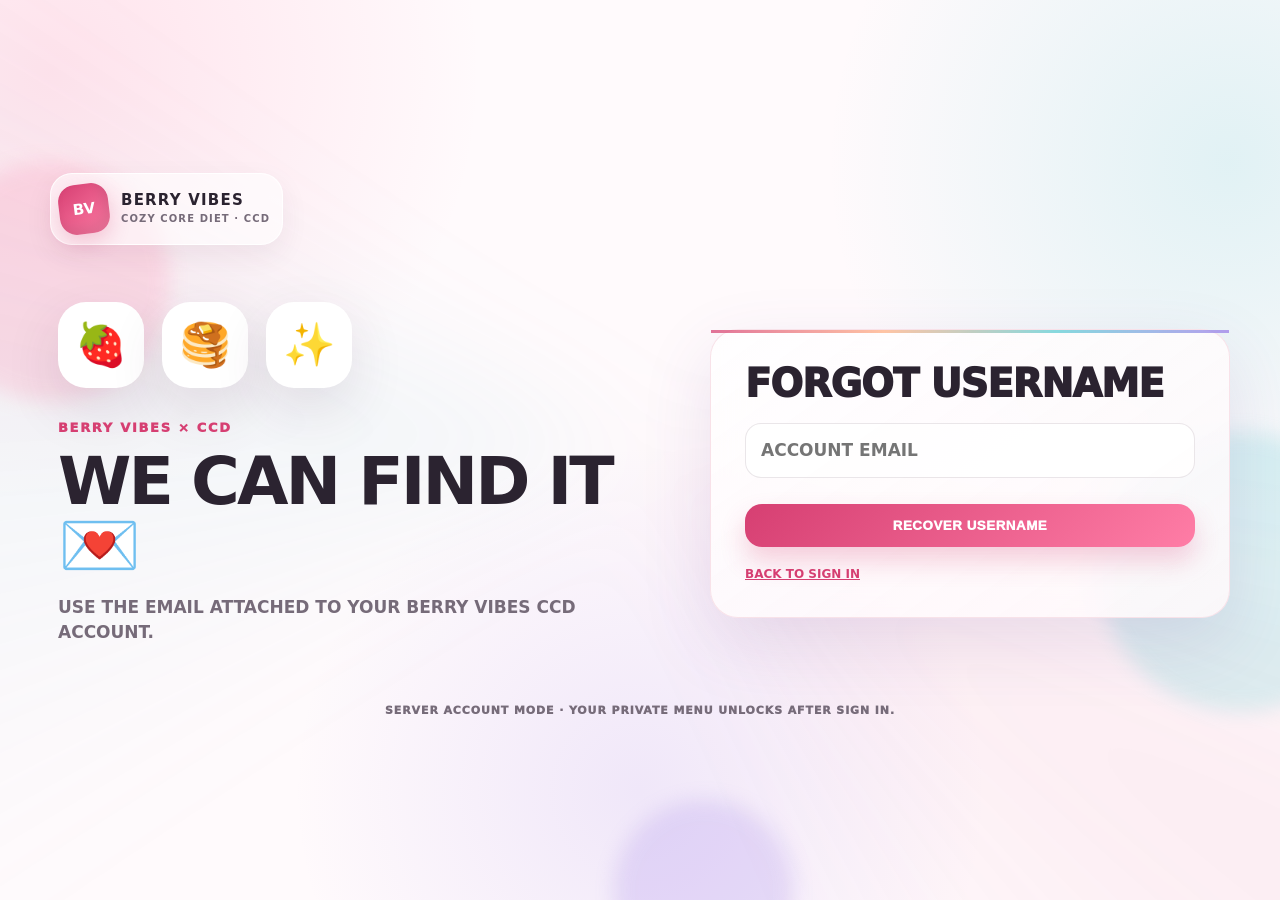
<file: forgot-username.html>
<!doctype html>
<html lang="en" data-theme="berry-cream">
<head>
<meta charset="utf-8"><meta name="viewport" content="width=device-width,initial-scale=1">
<meta name="description" content="Berry Vibes Studio Cozy Core Diet interactive website">
<title>FORGOT USERNAME · Berry Vibes CCD</title>
<link rel="stylesheet" href="style.css">
</head>
<body class="auth-page" data-page="forgot-username">
<div class="ambient ambient-a"></div><div class="ambient ambient-b"></div><div class="ambient ambient-c"></div>
<main class="auth-page-shell">
  <a class="auth-brand-lockup" href="login.html" aria-label="Berry Vibes CCD sign in">
    <span class="brand-orb auth-brand-orb">BV</span>
    <span class="auth-brand-copy"><strong>BERRY VIBES</strong><small>COZY CORE DIET · CCD</small></span>
  </a>
  <section class="auth-shell">
    <div class="auth-art">
      <div class="auth-orbit" aria-hidden="true"><span>🍓</span><span>🥞</span><span>✨</span></div>
      <p class="eyebrow">BERRY VIBES × CCD</p>
      <h1>WE CAN FIND IT 💌</h1>
      <p>USE THE EMAIL ATTACHED TO YOUR BERRY VIBES CCD ACCOUNT.</p>
    </div>
    <article class="glass-card auth-card"><h2>FORGOT USERNAME</h2><form id="forgotUsernameForm" class="auth-form"><input id="usernameRecoveryEmail" class="input" type="email" autocomplete="email" placeholder="ACCOUNT EMAIL" required><button class="btn primary full" type="submit">RECOVER USERNAME</button></form><div class="auth-links"><a href="login.html">BACK TO SIGN IN</a></div><div id="authMessage" class="auth-message" aria-live="polite"></div></article>
  </section>
  <p class="auth-mode-note" id="authModeNote">YOUR MENU UNLOCKS ONLY AFTER YOU SIGN IN.</p>
</main>
<div id="toast" class="toast" aria-live="polite"></div>
<script src="config.js"></script><script src="data.js"></script><script src="script.js"></script>
</body></html>
</file>
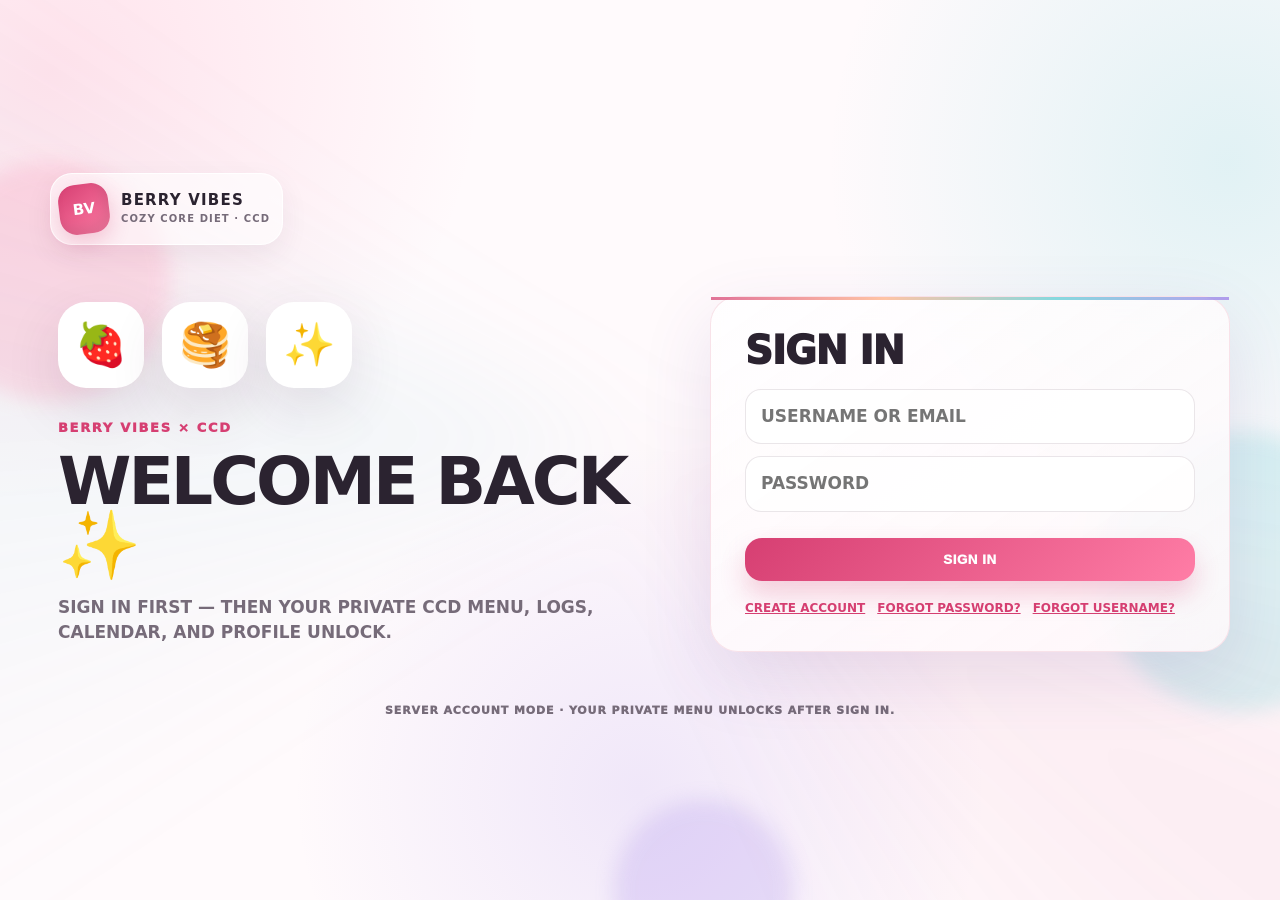
<file: grocery.html>
<!doctype html><html lang="en" data-theme="berry-cream"><head><meta charset="utf-8"><meta name="viewport" content="width=device-width,initial-scale=1"><meta name="description" content="Berry Vibes Studio Cozy Core Diet interactive website"><title>Grocery · Berry Vibes CCD</title><link rel="stylesheet" href="style.css"></head><body data-page="grocery"><div class="ambient ambient-a"></div><div class="ambient ambient-b"></div><div class="ambient ambient-c"></div><nav class="top-nav"><a class="brand" href="index.html"><span class="brand-orb">BV</span><span>BERRY VIBES × CCD</span></a><div class="nav-scroll"><a class="nav-link" href="index.html">TODAY</a><a class="nav-link" href="foods.html">FOOD</a><a class="nav-link" href="recipes.html">RECIPES</a><a class="nav-link" href="exercise.html">MOVE</a><a class="nav-link" href="fasting.html">FASTING</a><a class="nav-link" href="restaurants.html">RESTAURANTS</a><a class="nav-link" href="grocery.html">GROCERY</a><a class="nav-link" href="battle.html">BATTLE</a><a class="nav-link" href="facts.html">FACTS</a><a class="nav-link" href="calendar.html">CALENDAR</a><a class="nav-link" href="period.html">PERIOD</a></div><a class="nav-auth" data-auth-link href="login.html">SIGN IN</a></nav><main class="page-shell"><section class="page-head"><p class="eyebrow">GROCERY</p><h1>BUILD YOUR CCD GROCERY SHELF 🛒🍓</h1><p>ADD INGREDIENTS, PLAN QUANTITIES, SAVE FAVORITES, BUILD A CART, AND GET DAILY RECIPE IDEAS.</p></section>
<section class="grocery-toolbar glass-card"><div class="search-row"><input id="grocerySearch" class="input" placeholder="SEARCH INGREDIENTS"><select id="groceryCategory" class="input"><option value="all">ALL CATEGORIES</option><option>BAKING</option><option>DAIRY</option><option>PROTEIN</option><option>GRAINS</option><option>PRODUCE</option><option>DRINKS</option><option>PANTRY</option></select></div><div class="grocery-tabs"><button class="btn tiny primary" data-grocery-view="store">STORE</button><button class="btn tiny ghost" data-grocery-view="wishlist">WISHLIST <span id="groceryWishCount">0</span></button><button class="btn tiny ghost" data-grocery-view="saved">SAVED <span id="grocerySavedCount">0</span></button><button class="btn tiny ghost" data-grocery-view="cart">CART <span id="groceryCartCount">0</span></button></div></section>
<section class="two-col wide-left grocery-layout"><article class="glass-card"><div class="section-row"><div><div class="section-kicker">STORE SHELVES</div><h2 id="groceryViewTitle">INGREDIENT MARKET</h2></div><button id="openIngredientForm" class="btn tiny ghost">+ NEW INGREDIENT</button></div><div id="groceryGrid" class="grocery-grid"></div></article><aside class="glass-card sticky-card"><div class="section-kicker">DAILY RECOMMENDATIONS</div><h2>TODAY'S RECIPE PICKS</h2><div id="groceryRecipeRecommendations" class="recommendation-stack"></div><div class="section-kicker gap-top">RECOMMENDED INGREDIENTS</div><div id="groceryItemRecommendations" class="recommendation-stack"></div><div class="section-kicker gap-top">CART SUMMARY</div><div id="groceryCartSummary" class="cart-summary"></div><button id="groceryCheckoutBtn" class="btn primary full">CHECK OUT / BUY ITEMS</button><p class="tiny-note">LOCAL GROCERY PLANNING CHECKOUT — THIS DOES NOT CHARGE A CARD OR PLACE A RETAILER ORDER.</p></aside></section>
<section class="glass-card"><div class="section-kicker">PURCHASE HISTORY</div><h2>BOUGHT / RESTOCKED</h2><div id="groceryPurchaseHistory" class="mini-log-grid"></div></section>
<dialog id="ingredientDialog" class="recipe-dialog"><button class="dialog-close" data-close-dialog="ingredientDialog">×</button><div class="dialog-content"><div class="section-kicker">NEW GROCERY INGREDIENT</div><h2>ADD WHAT YOU ACTUALLY USE</h2><div class="form-grid"><input id="ingredientName" class="input" placeholder="INGREDIENT NAME"><select id="ingredientCategory" class="input"><option>BAKING</option><option>DAIRY</option><option>PROTEIN</option><option>GRAINS</option><option>PRODUCE</option><option>DRINKS</option><option>PANTRY</option></select><input id="ingredientUnit" class="input" placeholder="UNIT · E.G. TBSP / CARTON / BAG"><input id="ingredientPrice" class="input" type="number" min="0" step="0.01" placeholder="PRICE"><input id="ingredientCalories" class="input" type="number" min="0" step="1" placeholder="CALORIES PER UNIT"><input id="ingredientProtein" class="input" type="number" min="0" step="0.1" placeholder="PROTEIN"><input id="ingredientCarbs" class="input" type="number" min="0" step="0.1" placeholder="CARBS"><input id="ingredientFat" class="input" type="number" min="0" step="0.1" placeholder="FAT"><input id="ingredientFiber" class="input" type="number" min="0" step="0.1" placeholder="FIBER"></div><textarea id="ingredientDescription" class="input textarea" placeholder="DESCRIPTION / HOW YOU USE IT"></textarea><label class="upload-zone">📸 INGREDIENT PHOTO<input id="ingredientPhoto" type="file" accept="image/*"></label><button id="saveIngredientBtn" class="btn primary full">SAVE INGREDIENT</button></div></dialog>
<dialog id="groceryDetailDialog" class="recipe-dialog"><button class="dialog-close" data-close-dialog="groceryDetailDialog">×</button><div id="groceryDetailContent" class="dialog-content"></div></dialog>
<footer class="ccd-footer"><strong>LET’S MAKE...</strong><span>THE NEXT LITTLE THING FEEL GOOD ✨</span></footer></main><div id="toast" class="toast" aria-live="polite"></div><script src="config.js"></script><script src="data.js"></script><script src="script.js"></script></body></html>
</file>
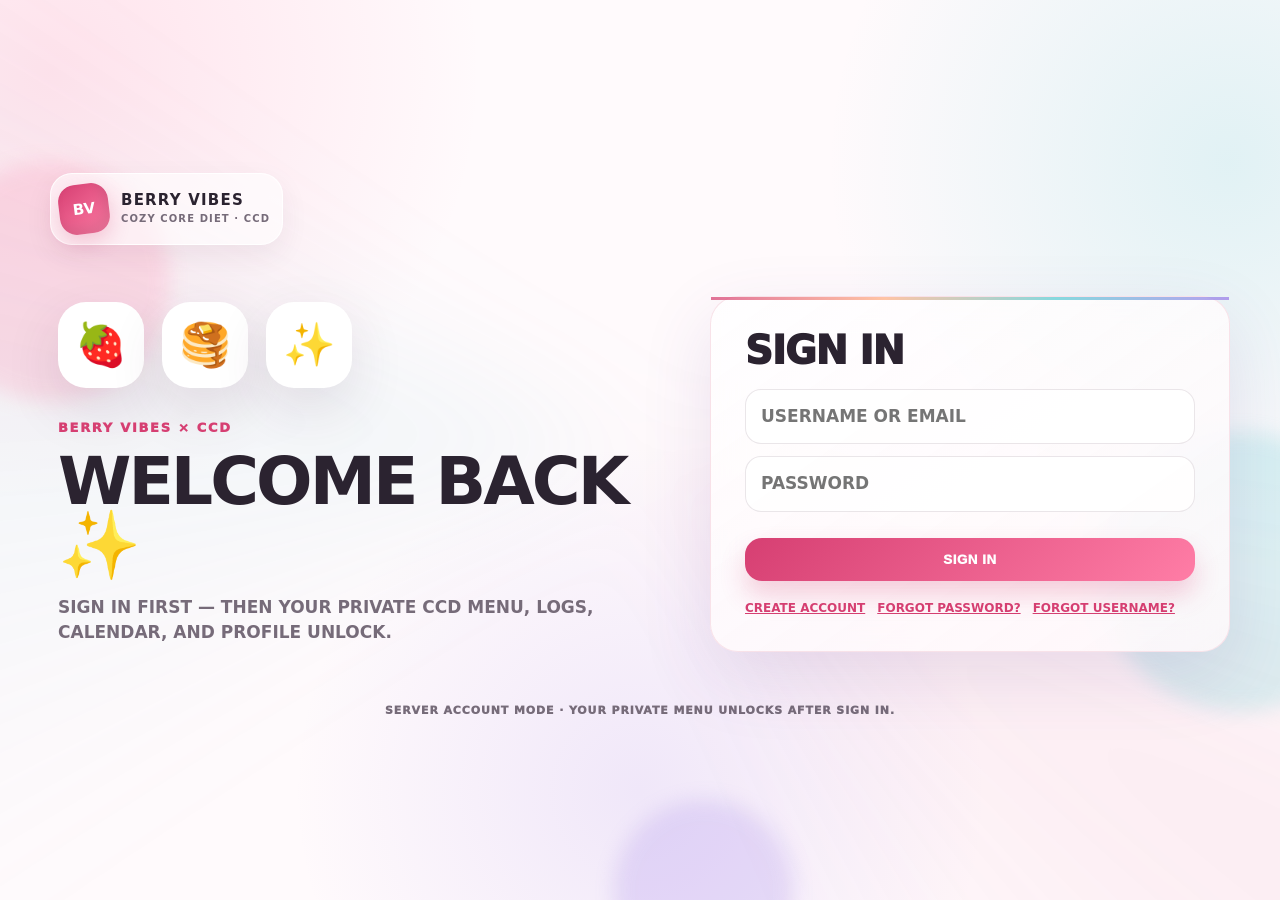
<file: login.html>
<!doctype html>
<html lang="en" data-theme="berry-cream">
<head>
<meta charset="utf-8"><meta name="viewport" content="width=device-width,initial-scale=1">
<meta name="description" content="Berry Vibes Studio Cozy Core Diet interactive website">
<title>SIGN IN · Berry Vibes CCD</title>
<link rel="stylesheet" href="style.css">
</head>
<body class="auth-page" data-page="login">
<div class="ambient ambient-a"></div><div class="ambient ambient-b"></div><div class="ambient ambient-c"></div>
<main class="auth-page-shell">
  <a class="auth-brand-lockup" href="login.html" aria-label="Berry Vibes CCD sign in">
    <span class="brand-orb auth-brand-orb">BV</span>
    <span class="auth-brand-copy"><strong>BERRY VIBES</strong><small>COZY CORE DIET · CCD</small></span>
  </a>
  <section class="auth-shell">
    <div class="auth-art">
      <div class="auth-orbit" aria-hidden="true"><span>🍓</span><span>🥞</span><span>✨</span></div>
      <p class="eyebrow">BERRY VIBES × CCD</p>
      <h1>WELCOME BACK ✨</h1>
      <p>SIGN IN FIRST — THEN YOUR PRIVATE CCD MENU, LOGS, CALENDAR, AND PROFILE UNLOCK.</p>
    </div>
    <article class="glass-card auth-card"><h2>SIGN IN</h2><form id="loginForm" class="auth-form"><input id="loginIdentity" class="input" autocomplete="username" placeholder="USERNAME OR EMAIL" required><input id="loginPassword" class="input" type="password" autocomplete="current-password" placeholder="PASSWORD" required><button class="btn primary full" type="submit">SIGN IN</button></form><div class="auth-links"><a href="signup.html">CREATE ACCOUNT</a><a href="forgot-password.html">FORGOT PASSWORD?</a><a href="forgot-username.html">FORGOT USERNAME?</a></div><div id="authMessage" class="auth-message" aria-live="polite"></div></article>
  </section>
  <p class="auth-mode-note" id="authModeNote">YOUR MENU UNLOCKS ONLY AFTER YOU SIGN IN.</p>
</main>
<div id="toast" class="toast" aria-live="polite"></div>
<script src="config.js"></script><script src="data.js"></script><script src="script.js"></script>
</body></html>
</file>
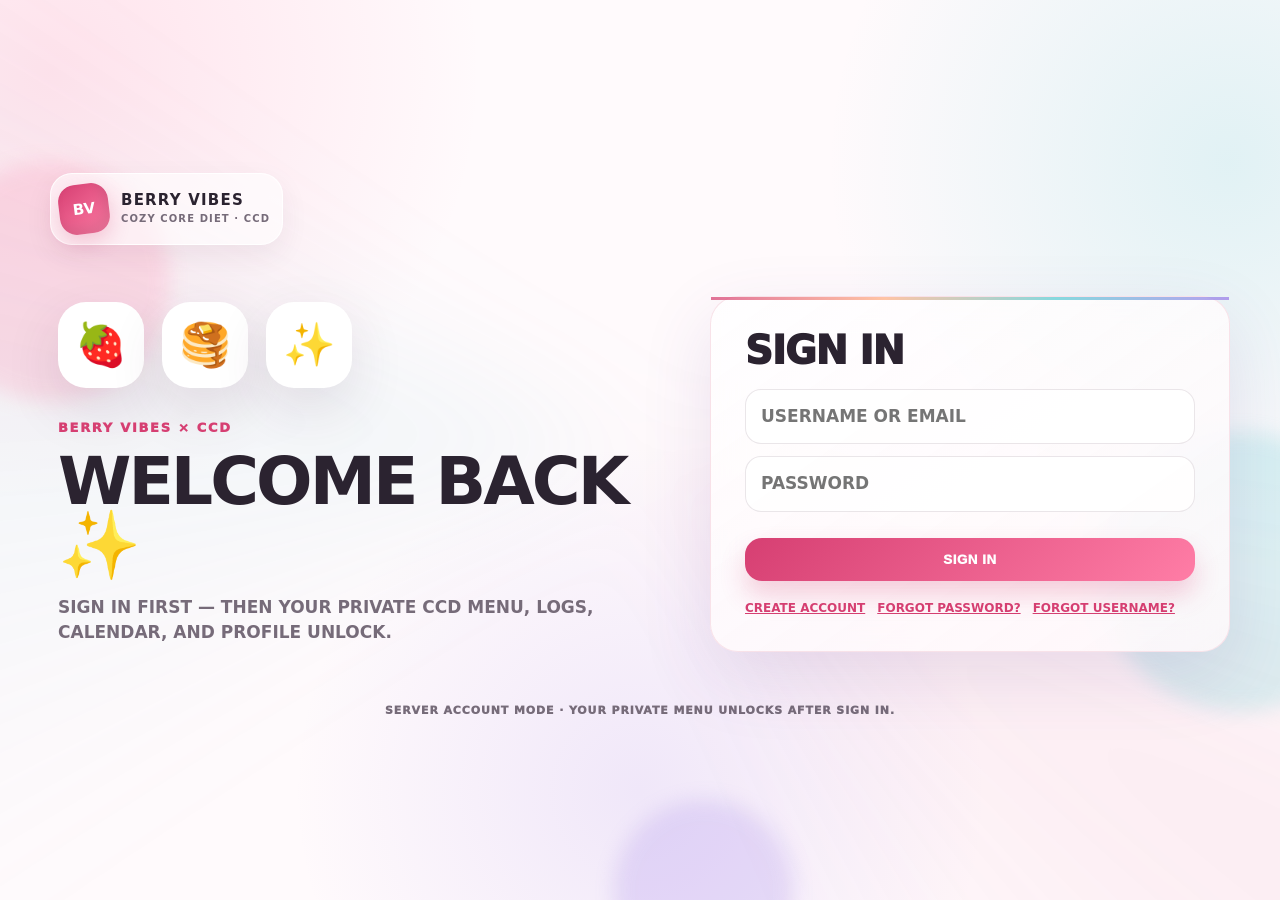
<file: period.html>
<!doctype html><html lang="en" data-theme="berry-cream"><head><meta charset="utf-8"><meta name="viewport" content="width=device-width,initial-scale=1"><meta name="description" content="Berry Vibes Studio Cozy Core Diet interactive website"><title>Period Tracker · Berry Vibes CCD</title><link rel="stylesheet" href="style.css"></head><body data-page="period"><div class="ambient ambient-a"></div><div class="ambient ambient-b"></div><div class="ambient ambient-c"></div><nav class="top-nav"><a class="brand" href="index.html"><span class="brand-orb">BV</span><span>BERRY VIBES × CCD</span></a><div class="nav-scroll"><a class="nav-link" href="index.html">TODAY</a><a class="nav-link" href="foods.html">FOOD</a><a class="nav-link" href="recipes.html">RECIPES</a><a class="nav-link" href="exercise.html">MOVE</a><a class="nav-link" href="fasting.html">FASTING</a><a class="nav-link" href="restaurants.html">RESTAURANTS</a><a class="nav-link" href="grocery.html">GROCERY</a><a class="nav-link" href="battle.html">BATTLE</a><a class="nav-link" href="facts.html">FACTS</a><a class="nav-link" href="calendar.html">CALENDAR</a><a class="nav-link" href="period.html">PERIOD</a></div><a class="nav-auth" data-auth-link href="login.html">SIGN IN</a></nav><main class="page-shell"><section class="page-head"><p class="eyebrow">PERIOD TRACKER</p><h1>YOUR CYCLE, VISUAL AND EDITABLE 🌸📅</h1><p>TRACK PERIOD DAYS, FLOW, SYMPTOMS, MOOD, NOTES, AND A SIMPLE NEXT-PERIOD ESTIMATE.</p></section>
<section class="period-hero glass-card"><div id="periodStatusCards" class="period-status-grid"></div></section>
<section class="two-col wide-left"><article class="glass-card"><div class="section-kicker">LOG A CYCLE DAY</div><h2>HOW IS TODAY / THIS DATE?</h2><div class="form-grid"><input id="periodLogDate" class="input" type="date"><select id="periodFlow" class="input"><option value="none">NO BLEEDING</option><option value="spotting">SPOTTING</option><option value="light">LIGHT FLOW</option><option value="medium">MEDIUM FLOW</option><option value="heavy">HEAVY FLOW</option></select><select id="periodMood" class="input"><option value="">MOOD · OPTIONAL</option><option>CALM</option><option>HAPPY</option><option>LOW ENERGY</option><option>IRRITABLE</option><option>EMOTIONAL</option><option>FOCUSED</option></select><input id="periodPain" class="input" type="range" min="0" max="10" step="1" value="0"></div><div class="field-label">PAIN / CRAMP LEVEL <span id="periodPainLabel">0 / 10</span></div><div id="periodSymptomDeck" class="symptom-deck"><button data-symptom="CRAMPS">CRAMPS</button><button data-symptom="BLOATING">BLOATING</button><button data-symptom="HEADACHE">HEADACHE</button><button data-symptom="BACK PAIN">BACK PAIN</button><button data-symptom="FATIGUE">FATIGUE</button><button data-symptom="CRAVINGS">CRAVINGS</button><button data-symptom="DIZZINESS">DIZZINESS</button><button data-symptom="ACNE">ACNE</button></div><textarea id="periodNotes" class="input textarea" placeholder="NOTES · OPTIONAL"></textarea><button id="savePeriodDay" class="btn primary full">SAVE CYCLE DAY</button></article><aside class="glass-card sticky-card"><div class="section-kicker">PERIOD RANGE</div><h2>MARK A PERIOD</h2><label class="field-label">START DATE</label><input id="periodStartDate" class="input" type="date"><label class="field-label">END DATE</label><input id="periodEndDate" class="input" type="date"><div class="form-grid gap-top"><input id="averageCycleLength" class="input" type="number" min="20" max="45" value="28" placeholder="AVG CYCLE DAYS"><input id="averagePeriodLength" class="input" type="number" min="1" max="10" value="5" placeholder="AVG PERIOD DAYS"></div><button id="savePeriodRange" class="btn secondary full">SAVE PERIOD RANGE</button><p class="tiny-note">ESTIMATES ARE FOR PERSONAL TRACKING ONLY. THEY ARE NOT A CONTRACEPTION OR MEDICAL PREDICTION TOOL.</p></aside></section>
<section class="glass-card calendar-shell period-calendar-shell"><div class="calendar-head"><button id="periodCalPrev" class="btn tiny ghost">←</button><h2 id="periodCalTitle">MONTH</h2><button id="periodCalNext" class="btn tiny ghost">→</button></div><div class="weekdays"><span>SUN</span><span>MON</span><span>TUE</span><span>WED</span><span>THU</span><span>FRI</span><span>SAT</span></div><div id="periodCalendarGrid" class="calendar-grid"></div></section>
<section class="glass-card"><div class="section-kicker">CYCLE HISTORY</div><h2>YOUR SAVED DAYS & PERIODS</h2><div id="periodHistory" class="mini-log-grid"></div></section>
<footer class="ccd-footer"><strong>LET’S MAKE...</strong><span>THE NEXT LITTLE THING FEEL GOOD ✨</span></footer></main><div id="toast" class="toast" aria-live="polite"></div><script src="config.js"></script><script src="data.js"></script><script src="script.js"></script></body></html>
</file>
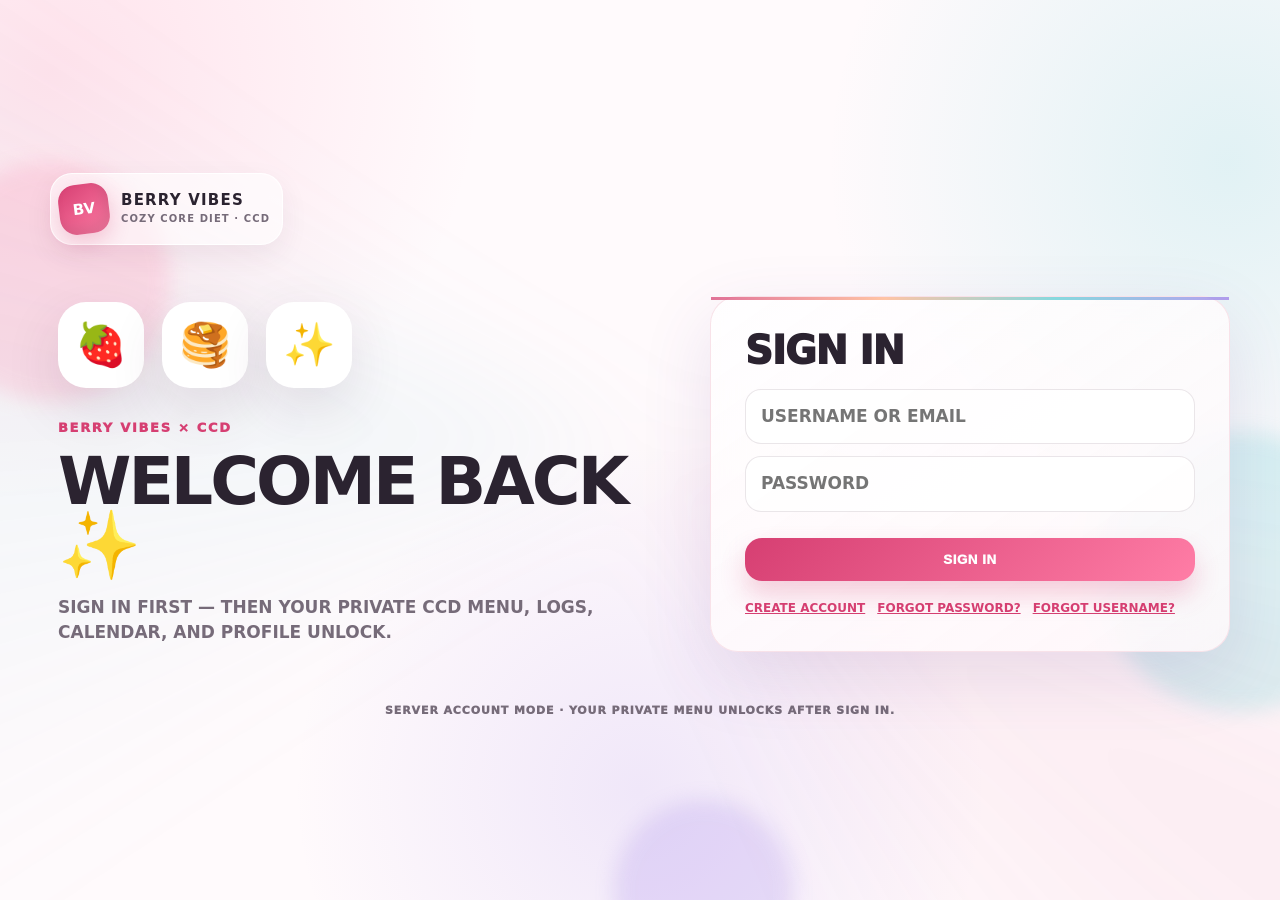
<file: recipes.html>
<!doctype html>
<html lang="en" data-theme="berry-cream">
<head>
<meta charset="utf-8"><meta name="viewport" content="width=device-width,initial-scale=1">
<meta name="description" content="Berry Vibes Studio Cozy Core Diet interactive recipe builder">
<title>Recipes · Berry Vibes CCD</title>
<link rel="stylesheet" href="style.css">
</head>
<body data-page="recipes">
<div class="ambient ambient-a"></div><div class="ambient ambient-b"></div><div class="ambient ambient-c"></div>
<nav class="top-nav"><a class="brand" href="index.html"><span class="brand-orb">BV</span><span>BERRY VIBES × CCD</span></a><div class="nav-scroll"><a class="nav-link" href="index.html">TODAY</a><a class="nav-link" href="foods.html">FOOD</a><a class="nav-link active" href="recipes.html">RECIPES</a><a class="nav-link" href="exercise.html">MOVE</a><a class="nav-link" href="fasting.html">FASTING</a><a class="nav-link" href="restaurants.html">RESTAURANTS</a><a class="nav-link" href="grocery.html">GROCERY</a><a class="nav-link" href="battle.html">BATTLE</a><a class="nav-link" href="facts.html">FACTS</a><a class="nav-link" href="calendar.html">CALENDAR</a><a class="nav-link" href="period.html">PERIOD</a></div><a class="nav-auth" data-auth-link href="login.html">SIGN IN</a></nav>
<main class="page-shell recipe-page-v6">
<section class="recipe-hero-v6 dynamic-panel">
  <div><p class="eyebrow">RECIPE VAULT + REBUILT PLAY LAB</p><h1>MIX IT. BUILD IT. SAVE THE RECIPE. 🥣✨</h1><p>THE BUILDER DOES THE CALORIE + MACRO MATH FROM YOUR INGREDIENTS. YOU CONTROL THE RECIPE, INSTRUCTIONS, VARIATIONS, AND PHOTO.</p></div>
  <div class="recipe-hero-orbit" aria-hidden="true"><span>🥞</span><span>🥣</span><span>🍫</span><span>🍳</span></div>
</section>

<section class="glass-card recipe-vault-card"><div class="section-row"><div><div class="section-kicker">RECIPE VAULT</div><h2>CCD RECIPES + MY BUILDER RECIPES</h2></div><span id="recipeCountPill" class="live-pill">LOADING…</span></div><div class="search-row"><input id="recipeSearch" class="input" placeholder="SEARCH RECIPE VAULT"><select id="recipeGroup" class="input"><option value="">ALL GROUPS</option></select></div><div id="recipeGrid" class="recipe-grid"></div></section>

<section class="recipe-lab-v6 glass-card">
  <div class="lab-v6-heading"><div><div class="section-kicker">PLAYABLE RECIPE BUILDER LAB</div><h2>BUILD YOUR OWN CCD RECIPE</h2><p>CLICK INGREDIENTS TO DROP THEM INTO THE BOWL. CHANGE AMOUNTS AND THE NUTRITION UPDATES AUTOMATICALLY.</p></div><div class="lab-live-badge"><span class="pulse-dot"></span> LIVE NUTRITION</div></div>
  <div class="lab-v6-grid">
    <div class="lab-pantry-zone">
      <div class="lab-toolbar"><input id="pantrySearch" class="input" placeholder="SEARCH INGREDIENTS"><select id="pantryCategory" class="input"><option value="ALL">ALL INGREDIENTS</option><option value="BAKING">BAKING</option><option value="DAIRY">DAIRY</option><option value="PROTEIN">PROTEIN</option><option value="GRAINS">GRAINS</option><option value="SWEET">SWEET</option><option value="DRINKS">DRINKS</option></select></div>
      <div id="pantryDeck" class="pantry-deck pantry-deck-v6"></div>
      <details class="custom-ingredient-expander"><summary>＋ ADD A NEW INGREDIENT TO THE LAB</summary><div class="custom-ingredient-grid"><input id="labCustomIngredientName" class="input" placeholder="INGREDIENT NAME"><input id="labCustomIngredientUnit" class="input" placeholder="BASE UNIT · TBSP / CUP / ITEM"><input id="labCustomIngredientCalories" class="input" type="number" min="0" step="1" placeholder="CALORIES"><input id="labCustomIngredientCarbs" class="input" type="number" min="0" step="0.1" placeholder="CARBS G"><input id="labCustomIngredientProtein" class="input" type="number" min="0" step="0.1" placeholder="PROTEIN G"><input id="labCustomIngredientFat" class="input" type="number" min="0" step="0.1" placeholder="FAT G"><input id="labCustomIngredientFiber" class="input" type="number" min="0" step="0.1" placeholder="FIBER G"><button id="addLabCustomIngredientBtn" class="btn secondary" type="button">ADD TO INGREDIENTS ✨</button></div></details>
    </div>
    <div class="lab-bowl-zone">
      <div class="mixing-rig mixing-rig-v6"><div class="bowl-glow"></div><div class="bowl-3d"><span>🥣</span><div id="ingredientParticles"></div></div><div class="whisk">🥄</div></div>
      <div class="lab-total-display"><span>TOTAL RECIPE</span><strong id="labCaloriesBig">0 KCAL</strong><small>AUTO-CALCULATED</small></div>
      <div id="labMacros" class="bar-stack lab-macro-stack"></div>
      <div class="section-kicker gap-top">INGREDIENT CHART · VERTICAL</div><div id="labIngredients" class="vertical-ingredients"></div>
      <div class="lab-bowl-actions"><button id="mixRecipeBtn" class="btn primary">MIX IT ✨</button><button id="clearLabBtn" class="btn ghost">CLEAR BOWL</button></div>
    </div>
  </div>
  <div class="lab-recipe-editor">
    <div class="section-kicker">TURN THE BOWL INTO A REAL RECIPE CARD</div>
    <div class="form-grid"><input id="labRecipeName" class="input" placeholder="RECIPE NAME"><select id="labMealSlot" class="input"><option>BREAKFAST</option><option>LUNCH</option><option>SNACK</option><option>DINNER</option></select><input id="labRecipeYield" class="input" placeholder="YIELD · E.G. 3 PANCAKES"><input id="labRecipeTaste" class="input" placeholder="WHAT IT TASTES LIKE / WHAT TO EXPECT"></div>
    <div class="two-col lab-text-columns"><textarea id="labInstructions" class="input textarea" placeholder="RECIPE INSTRUCTIONS · ONE STEP PER LINE"></textarea><textarea id="labVariations" class="input textarea" placeholder="VARIATIONS · ONE IDEA PER LINE"></textarea></div>
    <div class="real-upload-card lab-photo-picker"><span>📸 RECIPE PHOTO · OPTIONAL</span><input id="labRecipePhoto" class="real-file-input" type="file" accept="image/jpeg,image/png,image/webp,image/gif,image/*"><small id="labRecipePhotoName">CHOOSE A PHOTO FROM YOUR DEVICE</small></div><div id="labRecipePhotoPreview" class="upload-preview upload-preview-large"></div>
    <button id="saveLabRecipeBtn" class="btn primary full">SAVE MY BUILDER RECIPE ✨</button>
  </div>
  <div id="labRecipePreview" class="lab-recipe-preview"></div>
</section>

<section class="glass-card"><div class="section-row"><div><div class="section-kicker">MY BUILDER RECIPES</div><h2>RECIPES I CREATED IN THE LAB</h2></div><span class="gallery-note">CALORIES · MACROS · INSTRUCTIONS · VARIATIONS</span></div><div id="labRecipeVault" class="modified-recipe-grid"></div></section>

<section class="glass-card"><div class="section-kicker">TSP / TBSP / CUP NUTRITION LAB</div><h2>CHECK AN INGREDIENT BY KITCHEN UNIT</h2><div class="form-grid"><select id="unitIngredient" class="input"></select><select id="unitType" class="input"><option value="TSP">TSP</option><option value="TBSP">TBSP</option><option value="CUP">CUP</option></select></div><label class="field-label">QUANTITY <span id="unitQtyLabel">1×</span></label><input id="unitQty" type="range" min="0.25" max="4" step="0.25" value="1"><div id="unitNutrition" class="mini-macros"></div></section>

<section class="glass-card"><div class="section-kicker">UPLOAD A RECIPE CARD</div><h2>SAVE A PHOTO OF A MODIFIED OR ORIGINAL CARD</h2><div class="recipe-card-upload-v6"><input id="recipeCardTitle" class="input" placeholder="CARD TITLE"><div class="real-upload-card"><span>🗂️ RECIPE CARD PHOTO</span><input id="recipeCardUpload" class="real-file-input" type="file" accept="image/jpeg,image/png,image/webp,image/gif,image/*"><small id="recipeCardUploadName">CHOOSE AN IMAGE FROM YOUR DEVICE</small></div><div id="recipeCardUploadPreview" class="upload-preview upload-preview-large"></div><button id="saveRecipeCardBtn" class="btn secondary">SAVE CARD</button></div><div id="savedRecipeCards" class="photo-grid compact"></div></section>
<dialog id="recipeDialog" class="recipe-dialog"><button class="dialog-close" data-close-dialog>×</button><div id="recipeDialogContent"></div></dialog>
<footer class="ccd-footer"><strong>LET’S MAKE...</strong><span>SOMETHING COZY, CUSTOM, AND VERY YOU 😋✨</span></footer>
</main>
<div id="toast" class="toast" aria-live="polite"></div>
<script src="config.js"></script><script src="data.js"></script><script src="script.js"></script>
</body></html>
</file>
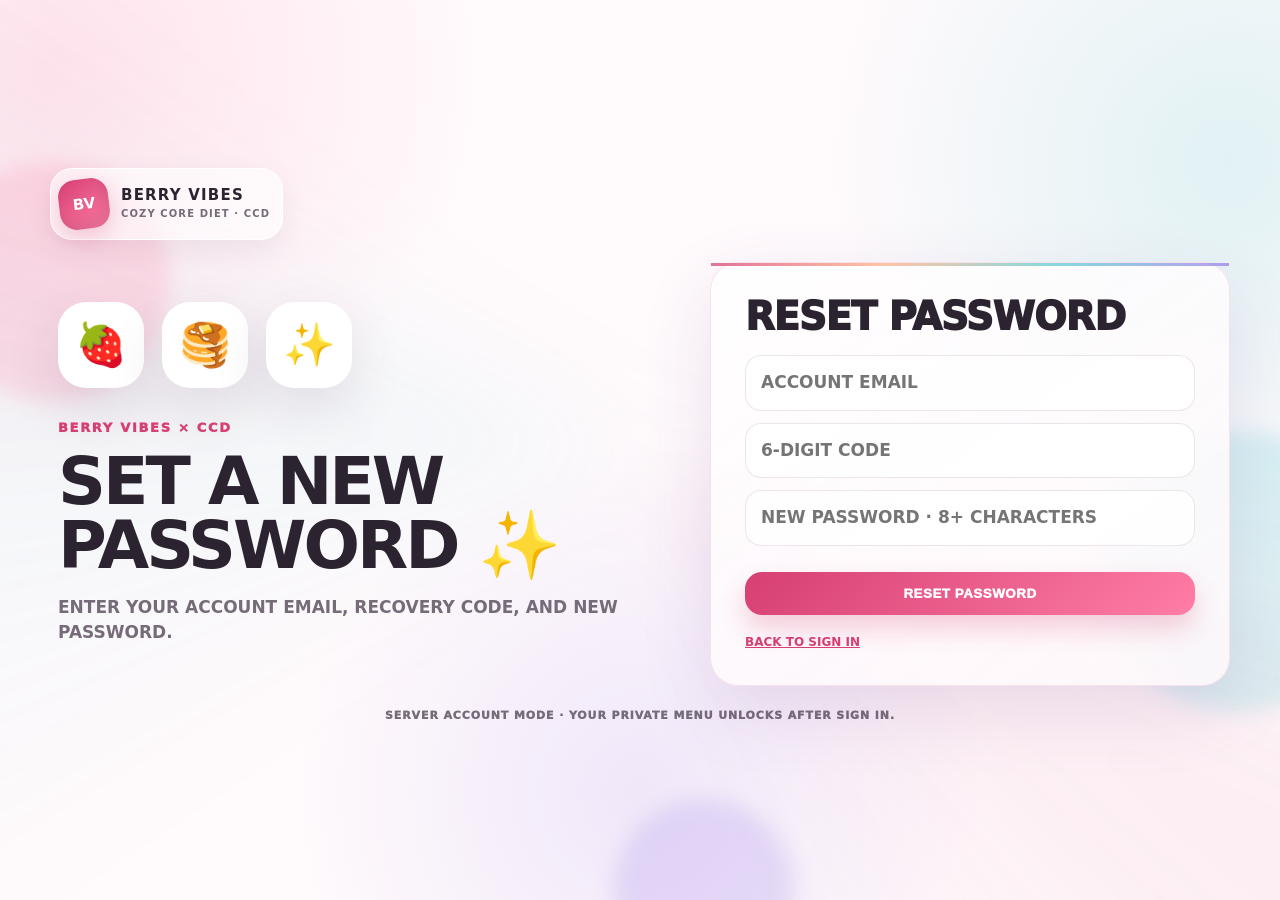
<file: reset-password.html>
<!doctype html>
<html lang="en" data-theme="berry-cream">
<head>
<meta charset="utf-8"><meta name="viewport" content="width=device-width,initial-scale=1">
<meta name="description" content="Berry Vibes Studio Cozy Core Diet interactive website">
<title>RESET PASSWORD · Berry Vibes CCD</title>
<link rel="stylesheet" href="style.css">
</head>
<body class="auth-page" data-page="reset-password">
<div class="ambient ambient-a"></div><div class="ambient ambient-b"></div><div class="ambient ambient-c"></div>
<main class="auth-page-shell">
  <a class="auth-brand-lockup" href="login.html" aria-label="Berry Vibes CCD sign in">
    <span class="brand-orb auth-brand-orb">BV</span>
    <span class="auth-brand-copy"><strong>BERRY VIBES</strong><small>COZY CORE DIET · CCD</small></span>
  </a>
  <section class="auth-shell">
    <div class="auth-art">
      <div class="auth-orbit" aria-hidden="true"><span>🍓</span><span>🥞</span><span>✨</span></div>
      <p class="eyebrow">BERRY VIBES × CCD</p>
      <h1>SET A NEW PASSWORD ✨</h1>
      <p>ENTER YOUR ACCOUNT EMAIL, RECOVERY CODE, AND NEW PASSWORD.</p>
    </div>
    <article class="glass-card auth-card"><h2>RESET PASSWORD</h2><form id="resetPasswordForm" class="auth-form"><input id="resetEmail" class="input" type="email" autocomplete="email" placeholder="ACCOUNT EMAIL" required><input id="resetCode" class="input" inputmode="numeric" placeholder="6-DIGIT CODE" required><input id="resetNewPassword" class="input" type="password" autocomplete="new-password" minlength="8" placeholder="NEW PASSWORD · 8+ CHARACTERS" required><button class="btn primary full" type="submit">RESET PASSWORD</button></form><div class="auth-links"><a href="login.html">BACK TO SIGN IN</a></div><div id="authMessage" class="auth-message" aria-live="polite"></div></article>
  </section>
  <p class="auth-mode-note" id="authModeNote">YOUR MENU UNLOCKS ONLY AFTER YOU SIGN IN.</p>
</main>
<div id="toast" class="toast" aria-live="polite"></div>
<script src="config.js"></script><script src="data.js"></script><script src="script.js"></script>
</body></html>
</file>
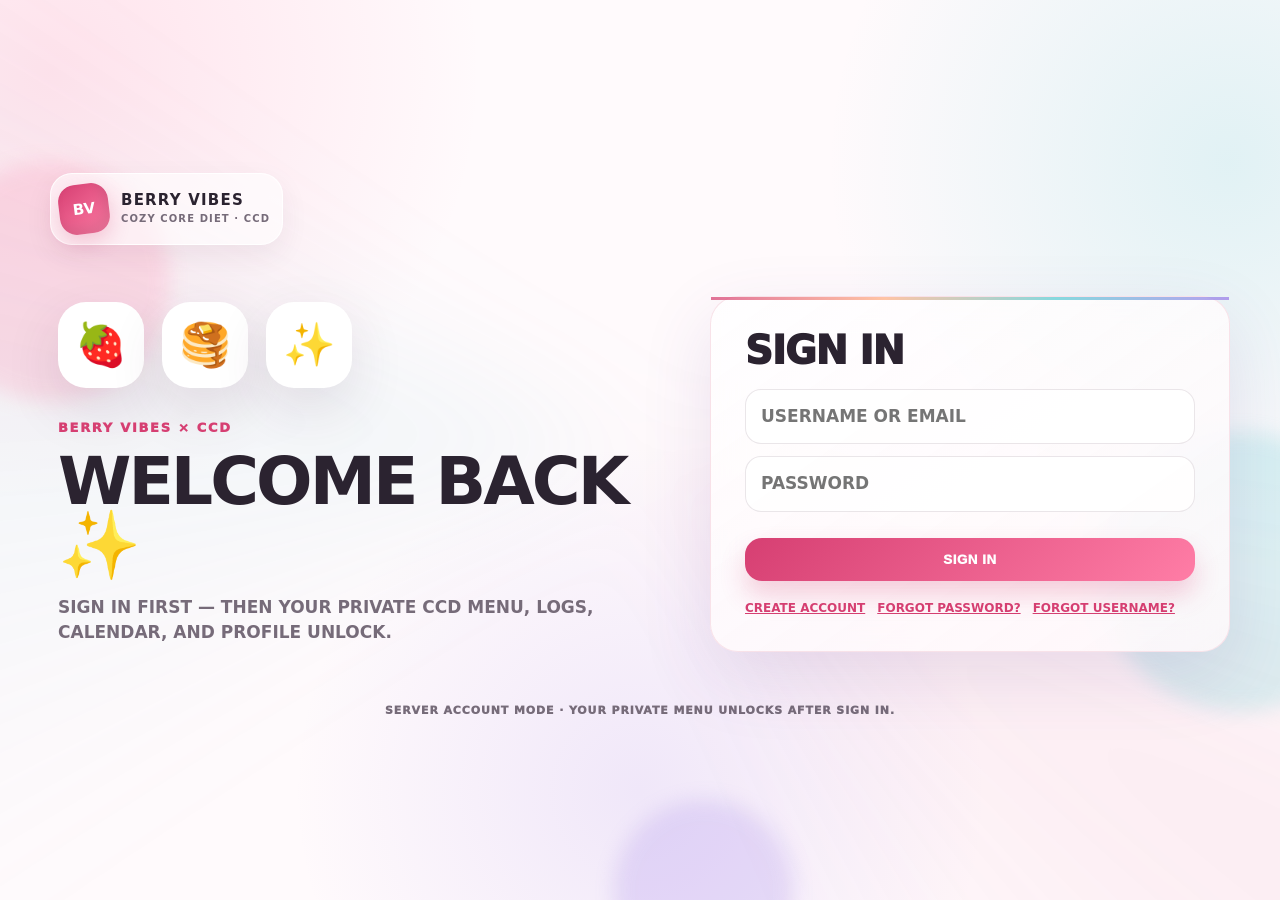
<file: restaurants.html>
<!doctype html>
<html lang="en" data-theme="berry-cream">
<head>
<meta charset="utf-8"><meta name="viewport" content="width=device-width,initial-scale=1">
<meta name="description" content="Berry Vibes Studio Cozy Core Diet interactive website">
<title>Restaurants · Berry Vibes CCD</title>
<link rel="stylesheet" href="style.css">
</head>
<body class="" data-page="restaurants">
<div class="ambient ambient-a"></div><div class="ambient ambient-b"></div><div class="ambient ambient-c"></div>
<nav class="top-nav"><a class="brand" href="index.html"><span class="brand-orb">BV</span><span>BERRY VIBES × CCD</span></a><div class="nav-scroll"><a class="nav-link" href="index.html">TODAY</a><a class="nav-link" href="foods.html">FOOD</a><a class="nav-link" href="recipes.html">RECIPES</a><a class="nav-link" href="exercise.html">MOVE</a><a class="nav-link" href="fasting.html">FASTING</a><a class="nav-link" href="restaurants.html">RESTAURANTS</a><a class="nav-link" href="grocery.html">GROCERY</a><a class="nav-link" href="battle.html">BATTLE</a><a class="nav-link" href="facts.html">FACTS</a><a class="nav-link" href="calendar.html">CALENDAR</a><a class="nav-link" href="period.html">PERIOD</a></div><a class="nav-auth" data-auth-link href="login.html">SIGN IN</a></nav>
<main class="page-shell">
<section class="page-head"><p class="eyebrow">RESTAURANT VAULT</p><h1>FAST FOOD + RESTAURANT QUEST 🍟☕🥞</h1><p>SAVED RESTAURANT ITEMS USE PRESETS. BRAND-NEW RESTAURANT FOODS CAN BE ADDED MANUALLY WITH THEIR NUTRITION.</p></section>
<section id="restaurantChains" class="restaurant-grid"></section>
<section class="two-col wide-left"><article class="glass-card"><div class="section-kicker">SAVED ITEM LOGGER</div><div class="form-grid"><select id="restaurantSelect" class="input"></select><select id="restaurantItemSelect" class="input"></select></div><div id="restaurantPresetPreview" class="selected-food"></div><label class="field-label">QUANTITY <span id="restaurantQtyLabel">1×</span></label><input id="restaurantQty" type="range" min="0.25" max="4" step="0.25" value="1"><div class="time-wheel" data-time-wheel id="restaurantTime"></div><button id="logRestaurantPresetBtn" class="btn primary full">LOG RESTAURANT ITEM</button></article>
<article class="glass-card"><div class="section-kicker">NEW / CUSTOM RESTAURANT FOOD</div><h2>ADD ANY NEW ORDER</h2><div class="form-grid"><input id="customRestaurant" class="input" placeholder="RESTAURANT"><input id="customRestaurantItem" class="input" placeholder="ITEM"><input id="customCalories" class="input" type="number" min="0" placeholder="CALORIES"><input id="customCarbs" class="input" type="number" min="0" step="0.1" placeholder="CARBS G"><input id="customProtein" class="input" type="number" min="0" step="0.1" placeholder="PROTEIN G"><input id="customFat" class="input" type="number" min="0" step="0.1" placeholder="FAT G"><input id="customFiber" class="input" type="number" min="0" step="0.1" placeholder="FIBER G"><div class="restaurant-photo-uploader"><span class="field-label">📸 FOOD PHOTO · OPTIONAL</span><input id="customRestaurantPhoto" class="real-file-input" type="file" accept="image/jpeg,image/png,image/webp,image/gif,image/*"><div id="customRestaurantPhotoPreview" class="upload-preview upload-preview-large"></div><div class="upload-inline-actions"><small id="customRestaurantPhotoName">NO PHOTO SELECTED</small><button id="removeCustomRestaurantPhoto" type="button" class="btn tiny ghost" hidden>REMOVE PHOTO</button></div></div></div><button id="saveCustomRestaurantBtn" class="btn secondary full">SAVE + LOG CUSTOM ITEM</button></article></section>
<section class="glass-card"><div class="section-kicker">YOUR CUSTOM RESTAURANT VAULT</div><div id="customRestaurantVault" class="mini-log-grid"></div></section>
<footer class="ccd-footer"><strong>LET’S MAKE...</strong><span>RESTAURANT LOGGING WAY LESS CHAOTIC 🍔✨</span></footer>
</main>
<div id="toast" class="toast" aria-live="polite"></div>
<script src="config.js"></script><script src="data.js"></script><script src="script.js"></script>
</body></html>
</file>
<file: style.css>
:root{--bg:#fffafc;--panel:rgba(255,255,255,.78);--ink:#2b2330;--muted:#766b79;--berry:#d63f72;--berry2:#ff7da6;--cream:#fff0f6;--lilac:#9a7be8;--aqua:#58cbd2;--peach:#ffad82;--gold:#f5c85b;--line:rgba(80,54,75,.12);--shadow:0 20px 55px rgba(74,39,70,.12);--radius:28px;--nav-h:76px}
html[data-theme="lilac-milk"]{--bg:#fbf9ff;--berry:#7254cf;--berry2:#aa8cff;--cream:#f0ecff;--aqua:#63c7db;--peach:#ffb293}
html[data-theme="peach-soda"]{--bg:#fff9f4;--berry:#ee704f;--berry2:#ff9a79;--cream:#fff0e7;--lilac:#b18cf0;--aqua:#6bcad0}
html[data-theme="aqua-pop"]{--bg:#f6ffff;--berry:#1d9ba5;--berry2:#61d6dc;--cream:#e8fbfc;--lilac:#9481e6;--peach:#ffae8a}
html[data-theme="cocoa-rose"]{--bg:#fff9f7;--berry:#9b4860;--berry2:#d77b91;--cream:#f9e8e9;--lilac:#9b82c5;--aqua:#6bb9b5}
*{box-sizing:border-box}html{scroll-behavior:smooth}body{margin:0;background:radial-gradient(circle at 10% 0%,color-mix(in srgb,var(--berry2) 13%,transparent),transparent 28%),radial-gradient(circle at 90% 20%,color-mix(in srgb,var(--aqua) 12%,transparent),transparent 24%),var(--bg);color:var(--ink);font-family:Inter,ui-sans-serif,system-ui,-apple-system,BlinkMacSystemFont,"Segoe UI",sans-serif;font-size:17px;font-weight:700;line-height:1.5;min-height:100vh;overflow-x:hidden}.ambient{position:fixed;border-radius:50%;filter:blur(10px);opacity:.2;pointer-events:none;z-index:-1;animation:floatBlob 14s ease-in-out infinite}.ambient-a{width:240px;height:240px;background:var(--berry2);left:-70px;top:18%}.ambient-b{width:280px;height:280px;background:var(--aqua);right:-100px;top:48%;animation-delay:-4s}.ambient-c{width:180px;height:180px;background:var(--lilac);left:48%;bottom:-80px;animation-delay:-8s}@keyframes floatBlob{50%{transform:translate3d(24px,-28px,0) scale(1.08)}}
.top-nav{height:var(--nav-h);position:sticky;top:0;z-index:50;display:flex;align-items:center;gap:16px;padding:10px clamp(12px,2vw,28px);background:rgba(255,250,252,.9);backdrop-filter:blur(20px);border-bottom:1px solid var(--line);box-shadow:0 8px 30px rgba(60,30,60,.07)}.brand{display:flex;align-items:center;gap:9px;white-space:nowrap;color:var(--ink);text-decoration:none;font-size:14px;font-weight:1000;letter-spacing:.04em}.brand-orb{width:42px;height:42px;border-radius:15px;display:grid;place-items:center;color:white;background:linear-gradient(145deg,var(--berry),var(--berry2));box-shadow:inset -5px -7px 12px rgba(0,0,0,.1),0 8px 20px color-mix(in srgb,var(--berry) 24%,transparent);transform:rotate(-7deg)}.nav-scroll{display:flex;align-items:center;gap:5px;overflow-x:auto;scrollbar-width:none;flex:1;padding:2px}.nav-scroll::-webkit-scrollbar{display:none}.nav-link,.nav-auth{white-space:nowrap;text-decoration:none;color:var(--muted);font-size:12px;font-weight:1000;letter-spacing:.055em;padding:11px 13px;border-radius:14px}.nav-link:hover,.nav-link.active{color:white;background:linear-gradient(135deg,var(--berry),var(--berry2));transform:translateY(-1px)}.nav-auth{color:var(--berry);border:1px solid color-mix(in srgb,var(--berry) 30%,transparent)}
.page-shell{width:min(1440px,calc(100% - 28px));margin:0 auto;padding:28px 0 80px}.page-head{padding:14px 8px 22px}.eyebrow,.section-kicker{font-size:13px;font-weight:1000;letter-spacing:.13em;color:var(--berry);text-transform:uppercase}.page-head h1,.dashboard-hero h1{font-size:clamp(34px,5vw,72px);line-height:.98;margin:8px 0 12px;letter-spacing:-.04em;font-weight:1000;max-width:1100px}.page-head p,.hero-sub{max-width:850px;color:var(--muted);font-size:18px;font-weight:800}.glass-card{background:var(--panel);backdrop-filter:blur(18px);border:1px solid rgba(255,255,255,.8);box-shadow:var(--shadow);border-radius:var(--radius);padding:clamp(20px,3vw,34px);position:relative;overflow:hidden}.glass-card:before{content:"";position:absolute;inset:0 0 auto 0;height:3px;background:linear-gradient(90deg,var(--berry),var(--peach),var(--aqua),var(--lilac));opacity:.72}.glass-card h2{font-size:clamp(24px,3vw,38px);line-height:1.05;margin:7px 0 18px;font-weight:1000;letter-spacing:-.025em}.two-col{display:grid;grid-template-columns:repeat(2,minmax(0,1fr));gap:22px;margin:22px 0}.two-col.wide-left{grid-template-columns:minmax(0,1.5fr) minmax(340px,.7fr)}.three-col{display:grid;grid-template-columns:repeat(3,minmax(0,1fr));gap:22px;margin:22px 0}.dashboard-grid{margin-top:22px}.sticky-card{position:sticky;top:calc(var(--nav-h) + 18px);align-self:start}.section-row{display:flex;align-items:center;justify-content:space-between;gap:16px}.gap-top{margin-top:26px}.large-copy{font-size:20px;line-height:1.7;color:var(--muted)}
.dashboard-hero{min-height:440px;border-radius:38px;background:linear-gradient(135deg,rgba(255,255,255,.9),color-mix(in srgb,var(--cream) 90%,white));display:grid;grid-template-columns:1.2fr .8fr;align-items:center;padding:clamp(28px,5vw,64px);box-shadow:var(--shadow);position:relative;overflow:hidden;border:1px solid rgba(255,255,255,.8)}.hero-actions{display:flex;flex-wrap:wrap;gap:12px;margin-top:25px}.orbit-scene{height:340px;position:relative;perspective:900px;transform-style:preserve-3d}.orbit-ring{position:absolute;left:50%;top:50%;border:2px dashed color-mix(in srgb,var(--berry) 30%,transparent);border-radius:50%;transform-style:preserve-3d;animation:spin3d 13s linear infinite}.ring-1{width:280px;height:280px;margin:-140px;transform:rotateX(65deg)}.ring-2{width:210px;height:210px;margin:-105px;animation-direction:reverse;animation-duration:9s;border-color:color-mix(in srgb,var(--aqua) 40%,transparent)}@keyframes spin3d{to{transform:rotateX(65deg) rotateZ(360deg)}}.core-orb{position:absolute;left:50%;top:50%;width:160px;height:160px;margin:-80px;border-radius:50%;display:flex;flex-direction:column;align-items:center;justify-content:center;background:radial-gradient(circle at 30% 28%,white 0 7%,var(--berry2) 30%,var(--berry) 75%);color:white;box-shadow:inset -18px -22px 30px rgba(71,13,46,.18),0 35px 50px color-mix(in srgb,var(--berry) 30%,transparent);transform:translateZ(55px);animation:orbPulse 4s ease-in-out infinite}.core-orb span{font-size:40px;font-weight:1000}.core-orb small{font-weight:1000;letter-spacing:.11em}.float-chip{position:absolute;width:72px;height:72px;border-radius:24px;background:white;display:grid;place-items:center;font-size:34px;box-shadow:0 15px 30px rgba(50,30,60,.12);animation:floatChip 4.8s ease-in-out infinite}.chip-a{left:8%;top:10%}.chip-b{right:8%;top:18%;animation-delay:-1s}.chip-c{left:14%;bottom:10%;animation-delay:-2s}.chip-d{right:16%;bottom:6%;animation-delay:-3s}@keyframes floatChip{50%{transform:translateY(-14px) rotate(5deg)}}@keyframes orbPulse{50%{transform:translateZ(70px) scale(1.04)}}
.metric-ribbon{display:grid;grid-template-columns:repeat(4,1fr);gap:14px;margin-top:18px}.metric-chip{background:rgba(255,255,255,.8);border:1px solid var(--line);border-radius:22px;padding:18px 20px;box-shadow:0 10px 25px rgba(70,40,70,.07)}.metric-chip span{display:block;font-size:12px;color:var(--muted);letter-spacing:.1em}.metric-chip strong{display:block;font-size:28px;font-weight:1000;margin-top:2px}.bar-stack{display:grid;gap:14px}.bar-row{display:grid;grid-template-columns:110px 1fr 78px;align-items:center;gap:12px}.bar-label{font-size:13px;font-weight:1000}.bar-track{height:18px;background:color-mix(in srgb,var(--ink) 8%,transparent);border-radius:999px;overflow:hidden;box-shadow:inset 0 2px 6px rgba(0,0,0,.07)}.bar-fill{height:100%;border-radius:inherit;background:linear-gradient(90deg,var(--berry),var(--berry2));transform-origin:left;animation:barIn .7s ease both}.bar-row.protein .bar-fill{background:linear-gradient(90deg,var(--aqua),#8ce8d1)}.bar-row.fat .bar-fill{background:linear-gradient(90deg,var(--peach),#ffd071)}.bar-row.fiber .bar-fill{background:linear-gradient(90deg,var(--lilac),#c49cff)}.bar-value{text-align:right;font-size:13px;color:var(--muted)}@keyframes barIn{from{transform:scaleX(0)}}.water-stack{display:flex;align-items:center;gap:20px}.water-visual{width:90px;height:150px;border:4px solid color-mix(in srgb,var(--aqua) 55%,white);border-radius:25px 25px 35px 35px;position:relative;overflow:hidden;background:#f5feff}.water-visual:after{content:"";position:absolute;left:0;right:0;bottom:0;height:var(--water-level,0%);background:linear-gradient(#b6f2f4,var(--aqua));transition:.4s}.water-stack strong{font-size:50px;display:block}.water-stack span{color:var(--muted)}.big-number{font-size:74px;font-weight:1000;line-height:1;color:var(--berry)}.big-number.smallish{font-size:44px}.segmented{display:flex;gap:8px;flex-wrap:wrap;margin-top:16px}.segmented button{border:0;background:color-mix(in srgb,var(--berry) 9%,white);color:var(--berry);font:inherit;font-size:12px;font-weight:1000;padding:11px 15px;border-radius:14px;cursor:pointer}.segmented button.active,.segmented button:hover{background:var(--berry);color:#fff}.text-link{color:var(--berry);font-weight:1000;text-decoration:none}.timeline{display:grid;gap:12px}.timeline-item{display:grid;grid-template-columns:82px 1fr auto;gap:14px;align-items:center;padding:14px 16px;border-radius:18px;background:color-mix(in srgb,var(--cream) 65%,white)}.timeline-item .time{color:var(--berry);font-size:13px}.timeline-item .type{font-size:12px;color:var(--muted)}
.btn{appearance:none;border:0;border-radius:17px;padding:14px 20px;font-weight:1000;letter-spacing:.04em;cursor:pointer;text-decoration:none;display:inline-flex;align-items:center;justify-content:center;gap:7px;transition:.2s}.btn.primary{color:white;background:linear-gradient(135deg,var(--berry),var(--berry2));box-shadow:0 14px 26px color-mix(in srgb,var(--berry) 24%,transparent)}.btn.secondary{color:white;background:linear-gradient(135deg,var(--lilac),#b994ff)}.btn.ghost{background:rgba(255,255,255,.74);color:var(--ink);border:1px solid var(--line)}.btn:hover{transform:translateY(-2px) scale(1.01)}.btn.full{width:100%;margin-top:14px}.btn.tiny{padding:10px 13px;font-size:12px}.input{width:100%;border:1px solid var(--line);background:rgba(255,255,255,.86);border-radius:16px;padding:14px 15px;font:inherit;color:var(--ink);outline:none;min-width:0}.input:focus{border-color:color-mix(in srgb,var(--berry) 55%,white);box-shadow:0 0 0 4px color-mix(in srgb,var(--berry) 10%,transparent)}.textarea{min-height:120px;resize:vertical}.form-grid,.search-row{display:grid;grid-template-columns:repeat(2,minmax(0,1fr));gap:12px}.field-label{display:flex;justify-content:space-between;margin:18px 0 7px;font-size:13px;color:var(--muted)}input[type=range]{width:100%;accent-color:var(--berry)}
.food-deck,.recipe-grid,.sotd-grid,.movement-deck,.restaurant-grid,.photo-grid,.mini-log-grid{display:grid;grid-template-columns:repeat(auto-fill,minmax(210px,1fr));gap:14px}.food-deck{max-height:720px;overflow:auto;padding:4px}.food-card,.recipe-card,.sotd-card,.movement-card,.restaurant-card,.photo-card,.log-card{border:1px solid var(--line);background:rgba(255,255,255,.82);border-radius:22px;overflow:hidden;cursor:pointer;transition:.22s;position:relative}.food-card:hover,.recipe-card:hover,.sotd-card:hover,.movement-card:hover,.restaurant-card:hover{transform:translateY(-5px) rotateX(1deg);box-shadow:0 18px 36px rgba(70,40,70,.11);border-color:color-mix(in srgb,var(--berry) 30%,white)}.food-card.selected,.sotd-card.selected,.movement-card.selected{outline:3px solid color-mix(in srgb,var(--berry) 30%,transparent)}.food-card img,.recipe-card img,.sotd-card img,.restaurant-card img,.photo-card img{width:100%;aspect-ratio:16/10;object-fit:cover;display:block;background:var(--cream)}.card-body{padding:14px}.card-body h3{margin:0 0 6px;font-size:16px;line-height:1.16}.card-meta{font-size:11px;color:var(--muted)}.pill{display:inline-flex;padding:6px 9px;border-radius:999px;background:color-mix(in srgb,var(--berry) 10%,white);color:var(--berry);font-size:10px;font-weight:1000}.selected-food{border-radius:22px;background:linear-gradient(145deg,color-mix(in srgb,var(--cream) 80%,white),white);padding:18px;min-height:130px}.selected-food h3{font-size:23px;margin:5px 0}.empty-state{display:grid;place-items:center;text-align:center;color:var(--muted)}.mini-macros{display:grid;grid-template-columns:repeat(2,1fr);gap:8px;margin-top:14px}.mini-macro{border-radius:15px;padding:11px;background:rgba(255,255,255,.85);border:1px solid var(--line)}.mini-macro span{display:block;font-size:10px;color:var(--muted)}.mini-macro strong{font-size:18px}.upload-zone{border:2px dashed color-mix(in srgb,var(--berry) 25%,transparent);background:color-mix(in srgb,var(--cream) 65%,white);border-radius:18px;padding:15px;display:block;text-align:center;cursor:pointer;margin-top:10px}.upload-zone input{display:none}.upload-preview{display:flex;gap:8px;flex-wrap:wrap;margin-top:10px}.upload-preview img{width:84px;height:84px;object-fit:cover;border-radius:16px}.photo-grid.compact{grid-template-columns:repeat(auto-fill,minmax(180px,1fr));margin-top:16px}
.time-wheel{display:grid;grid-template-columns:1fr 1fr .9fr;gap:10px;height:250px;position:relative;margin:12px 0 18px;padding:0 6px;background:linear-gradient(to bottom,rgba(255,255,255,.45),white 38%,white 62%,rgba(255,255,255,.45));border-radius:28px;border:1px solid var(--line);overflow:hidden}.time-wheel:before,.time-wheel:after{content:"";position:absolute;left:8px;right:8px;height:56px;z-index:3;pointer-events:none}.time-wheel:before{top:0;background:linear-gradient(white,rgba(255,255,255,0))}.time-wheel:after{bottom:0;background:linear-gradient(rgba(255,255,255,0),white)}.wheel-column{height:100%;overflow-y:auto;scroll-snap-type:y mandatory;scrollbar-width:none;padding-block:97px}.wheel-column::-webkit-scrollbar{display:none}.wheel-option{height:56px;display:grid;place-items:center;scroll-snap-align:center;font-size:26px;font-weight:1000;color:#d3cfd4;transition:.16s;cursor:pointer}.wheel-option.is-selected{font-size:34px;color:#111;transform:scale(1.08)}.wheel-colon{position:absolute;left:33.1%;top:50%;transform:translate(-50%,-50%);font-size:34px;font-weight:1000;z-index:4}
.lab-grid{display:grid;grid-template-columns:1.35fr .65fr;gap:22px;margin:22px 0}.pantry-deck{display:grid;grid-template-columns:repeat(auto-fill,minmax(150px,1fr));gap:10px;max-height:580px;overflow:auto}.pantry-tile{padding:13px;border-radius:18px;background:rgba(255,255,255,.85);border:1px solid var(--line);cursor:pointer}.pantry-tile:hover{transform:translateY(-3px);border-color:var(--berry)}.lab-bowl-card{display:flex;flex-direction:column}.mixing-rig{height:260px;position:relative;display:grid;place-items:center;perspective:800px}.bowl-3d{width:210px;height:120px;border-radius:20px 20px 110px 110px;background:linear-gradient(165deg,#fff,#ffdbe7 65%,#e98bad);box-shadow:inset 0 -20px 26px rgba(132,43,79,.15),0 24px 35px rgba(70,40,70,.13);display:grid;place-items:center;font-size:56px;transform:rotateX(19deg)}.whisk{position:absolute;font-size:70px;right:15%;top:25px;transform:rotate(-24deg);transition:.4s}.mixing-rig.mixing .whisk{animation:whisk .45s linear 4}.mixing-rig.mixing .bowl-3d{animation:bowlBounce .35s ease 5}@keyframes whisk{50%{transform:rotate(30deg) translateX(-25px)}}@keyframes bowlBounce{50%{transform:rotateX(19deg) translateY(-5px)}}.vertical-ingredients{display:grid;gap:8px}.ingredient-line{display:grid;grid-template-columns:1fr 92px 34px;gap:8px;align-items:center;padding:9px;border-radius:14px;background:rgba(255,255,255,.75)}.ingredient-line input{width:100%}.recipe-dialog{width:min(900px,calc(100% - 24px));max-height:88vh;border:0;border-radius:30px;padding:0;box-shadow:0 40px 90px rgba(40,20,40,.3);background:var(--bg);color:var(--ink)}.recipe-dialog::backdrop{background:rgba(45,30,45,.43);backdrop-filter:blur(7px)}.dialog-close{position:sticky;float:right;top:12px;margin:12px 12px 0 0;width:44px;height:44px;border:0;border-radius:50%;font-size:28px;background:white;z-index:2}.dialog-content{padding:28px}.dialog-hero{display:grid;grid-template-columns:1fr .9fr;gap:20px;align-items:center}.dialog-hero img{width:100%;border-radius:24px;aspect-ratio:4/3;object-fit:cover}.ingredient-chart{display:grid;grid-template-columns:1fr;gap:8px;margin-top:14px}.ingredient-chart div{padding:11px 13px;border-radius:13px;background:white;border:1px solid var(--line)}.variation-row{display:flex;gap:8px;flex-wrap:wrap;margin:14px 0}
.movement-card{padding:18px;min-height:150px}.movement-card .emoji{font-size:42px}.movement-card h3{font-size:18px;margin:10px 0}.burn-meter{display:flex;align-items:baseline;gap:10px;padding:18px;border-radius:22px;background:linear-gradient(135deg,var(--cream),white);margin-top:14px}.burn-meter strong{font-size:52px;color:var(--berry)}.burn-meter span{font-size:12px;color:var(--muted)}.fast-preset-deck{display:grid;grid-template-columns:repeat(6,1fr);gap:12px}.fast-preset{border:0;border-radius:22px;background:white;box-shadow:0 10px 25px rgba(50,30,60,.06);padding:20px;font:inherit;cursor:pointer}.fast-preset strong{display:block;font-size:28px}.fast-preset.active{background:linear-gradient(135deg,var(--berry),var(--berry2));color:#fff;transform:translateY(-4px)}
.restaurant-grid{grid-template-columns:repeat(auto-fill,minmax(240px,1fr));margin-bottom:22px}.restaurant-card{cursor:default}.restaurant-card .card-body{min-height:110px}.restaurant-card h3{font-size:20px}.battle-console{margin-top:12px}.battle-selectors{display:grid;grid-template-columns:1fr 90px 1fr;gap:14px;align-items:center}.versus-orb{width:76px;height:76px;border-radius:50%;display:grid;place-items:center;margin:auto;background:linear-gradient(135deg,var(--berry),var(--lilac));color:white;font-size:25px;box-shadow:0 15px 30px color-mix(in srgb,var(--berry) 25%,transparent)}.battle-arena{display:grid;grid-template-columns:1fr 1fr;gap:18px;margin-top:22px;perspective:1000px}.fighter{border-radius:28px;overflow:hidden;background:white;border:1px solid var(--line);box-shadow:0 20px 40px rgba(60,30,60,.09);transform-style:preserve-3d}.fighter img{width:100%;aspect-ratio:16/9;object-fit:cover}.fighter-body{padding:20px}.winner-stage{margin-top:20px;text-align:center;border-radius:28px;padding:26px;background:linear-gradient(135deg,#fff4bb,#fff,#ffe7f0)}.winner-stage .crown{font-size:70px;display:block;animation:crownBounce 1.3s ease-in-out infinite}.winner-stage strong{font-size:clamp(28px,4vw,52px)}@keyframes crownBounce{50%{transform:translateY(-8px) rotate(5deg)}}
.fact-stack{display:grid;gap:12px}.fact-card{padding:18px;border-radius:20px;background:white;border:1px solid var(--line);font-size:18px}.fact-card b{color:var(--berry)}.calendar-shell{margin-top:12px}.calendar-head{display:flex;align-items:center;justify-content:space-between}.weekdays,.calendar-grid{display:grid;grid-template-columns:repeat(7,1fr);gap:8px}.weekdays{margin:18px 0 8px}.weekdays span{text-align:center;font-size:11px;color:var(--muted)}.calendar-day{min-height:118px;border:1px solid var(--line);background:white;border-radius:20px;padding:10px;cursor:pointer;position:relative}.calendar-day:hover,.calendar-day.selected{border-color:var(--berry);transform:translateY(-2px)}.calendar-day.muted{opacity:.4}.calendar-day strong{font-size:17px}.day-dots{display:flex;gap:4px;flex-wrap:wrap;margin-top:8px}.day-dot{width:9px;height:9px;border-radius:50%;background:var(--berry)}.day-dot.move{background:var(--aqua)}.day-dot.fast{background:var(--lilac)}.day-dot.water{background:#4bbde0}.day-dot.restaurant{background:var(--peach)}
.profile-photo-wrap{display:grid;grid-template-columns:170px 1fr;gap:18px;align-items:center;margin-bottom:20px}.profile-photo{width:170px;height:170px;border-radius:38px;object-fit:cover;background:linear-gradient(135deg,var(--cream),white);border:1px solid var(--line)}.theme-deck{display:grid;grid-template-columns:1fr 1fr;gap:10px}.theme-card{min-height:95px;border:2px solid transparent;border-radius:22px;font:inherit;font-weight:1000;cursor:pointer}.theme-card.berry{background:#fff0f6}.theme-card.lilac{background:#f0ecff}.theme-card.peach{background:#fff0e7}.theme-card.aqua{background:#e8fbfc}.theme-card.cocoa{background:#f9e8e9}.theme-card.active{border-color:var(--berry);transform:translateY(-3px)}.account-status{padding:15px;border-radius:18px;background:white;border:1px solid var(--line);margin-top:10px}
.auth-shell{min-height:calc(100vh - var(--nav-h) - 120px);display:grid;grid-template-columns:1fr minmax(360px,520px);gap:30px;align-items:center}.auth-art{padding:30px}.auth-art h1{font-size:clamp(46px,7vw,92px);line-height:.9;margin:10px 0}.auth-orbit{height:120px;display:flex;gap:18px;align-items:center}.auth-orbit span{width:86px;height:86px;border-radius:28px;background:white;display:grid;place-items:center;font-size:42px;box-shadow:var(--shadow);animation:floatChip 4s ease-in-out infinite}.auth-orbit span:nth-child(2){animation-delay:-1.3s}.auth-orbit span:nth-child(3){animation-delay:-2.6s}.auth-form{display:grid;gap:12px}.auth-links{display:flex;flex-wrap:wrap;gap:12px;margin-top:18px}.auth-links a{color:var(--berry);font-size:12px}.auth-message{margin-top:16px;padding:14px;border-radius:16px;display:none}.auth-message.show{display:block;background:var(--cream)}
.photo-grid{grid-template-columns:repeat(auto-fill,minmax(220px,1fr))}.photo-card{cursor:default}.photo-card .card-body{padding:12px}.log-card{padding:15px;cursor:default}.log-card strong{display:block}.log-card span{font-size:11px;color:var(--muted)}.mini-log-grid{grid-template-columns:repeat(auto-fill,minmax(210px,1fr))}.ccd-footer{margin-top:24px;border-radius:30px;background:linear-gradient(135deg,var(--berry),var(--berry2));color:#fff;padding:28px;display:flex;align-items:center;justify-content:space-between;gap:18px;box-shadow:0 20px 45px color-mix(in srgb,var(--berry) 25%,transparent)}.ccd-footer strong{font-size:clamp(28px,4vw,48px)}.ccd-footer span{font-size:18px}.toast{position:fixed;right:22px;bottom:22px;max-width:420px;background:#251d27;color:white;border-radius:18px;padding:15px 18px;box-shadow:0 20px 50px rgba(0,0,0,.22);transform:translateY(120px);opacity:0;transition:.28s;z-index:90}.toast.show{transform:none;opacity:1}
.tilt-card{transform-style:preserve-3d;transition:transform .15s ease}.tilt-card>*{transform:translateZ(16px)}
@media(max-width:1000px){.dashboard-hero{grid-template-columns:1fr}.orbit-scene{height:260px}.metric-ribbon{grid-template-columns:1fr 1fr}.two-col,.two-col.wide-left,.lab-grid,.auth-shell{grid-template-columns:1fr}.three-col{grid-template-columns:1fr 1fr}.sticky-card{position:static}.fast-preset-deck{grid-template-columns:repeat(3,1fr)}.profile-photo-wrap{grid-template-columns:130px 1fr}.profile-photo{width:130px;height:130px}.dialog-hero{grid-template-columns:1fr}.battle-selectors{grid-template-columns:1fr}.versus-orb{width:58px;height:58px}.battle-arena{grid-template-columns:1fr 1fr}}
@media(max-width:700px){:root{--nav-h:68px}body{font-size:16px}.top-nav{gap:8px;padding:8px 9px}.brand span:last-child{display:none}.brand-orb{width:40px;height:40px}.nav-auth{padding:9px 10px}.nav-link{padding:10px 11px;font-size:11px}.page-shell{width:min(100% - 16px,1440px);padding-top:16px}.dashboard-hero{padding:24px;border-radius:28px}.orbit-scene{height:220px}.metric-ribbon,.three-col{grid-template-columns:1fr 1fr}.two-col{gap:14px}.glass-card{padding:18px;border-radius:24px}.form-grid,.search-row{grid-template-columns:1fr}.food-deck,.recipe-grid,.sotd-grid,.movement-deck,.restaurant-grid,.photo-grid{grid-template-columns:repeat(2,minmax(0,1fr));gap:10px}.food-card img,.recipe-card img,.sotd-card img{aspect-ratio:1}.bar-row{grid-template-columns:82px 1fr 60px}.time-wheel{height:230px}.wheel-column{padding-block:87px}.wheel-option{height:56px}.fast-preset-deck{grid-template-columns:repeat(2,1fr)}.weekdays,.calendar-grid{gap:4px}.calendar-day{min-height:88px;border-radius:15px;padding:8px}.calendar-day .day-label{display:none}.battle-arena{grid-template-columns:1fr}.profile-photo-wrap{grid-template-columns:1fr}.theme-deck{grid-template-columns:1fr}.ccd-footer{align-items:flex-start;flex-direction:column}.auth-art{padding:10px}.auth-art h1{font-size:54px}.photo-grid.compact{grid-template-columns:repeat(2,1fr)}}
@media(max-width:440px){.metric-ribbon,.three-col{grid-template-columns:1fr}.food-deck,.recipe-grid,.sotd-grid,.movement-deck,.restaurant-grid,.photo-grid{grid-template-columns:1fr 1fr}.page-head h1{font-size:36px}.orbit-scene{display:none}.dashboard-hero{min-height:auto}.wheel-option{font-size:22px}.wheel-option.is-selected{font-size:29px}.ccd-footer strong{font-size:30px}}
@media(prefers-reduced-motion:reduce){*,*:before,*:after{animation-duration:.001ms!important;animation-iteration-count:1!important;scroll-behavior:auto!important;transition:none!important}.tilt-card{transform:none!important}}

/* =========================================================
   OCT 4 FIX PASS · AUTH GATE + CALENDAR + DRINKS + DURATION
   ========================================================= */

/* The private navigation is never painted until a session exists. */
.top-nav{display:none}
body.authenticated .top-nav{display:flex}
body.authenticated{--nav-h:76px}
html{scroll-padding-top:calc(var(--nav-h) + 18px)}

/* Keep the full Berry Vibes mark readable instead of clipping it. */
body.authenticated .brand{flex:0 0 auto;min-width:max-content;max-width:none;overflow:visible}
body.authenticated .brand>span:last-child{display:inline-block;max-width:none;overflow:visible;text-overflow:clip}
body.authenticated .brand-orb{flex:0 0 42px}

/* Food detail photos were previously unconstrained and could swallow the panel. */
.mini-thumb{display:block;width:100%;height:160px;object-fit:cover;border-radius:18px;margin:0 0 12px;border:1px solid var(--line);background:var(--cream)}

/* Drink-with-food console. */
.drink-console{display:grid;gap:10px;padding:14px;border:1px solid var(--line);border-radius:22px;background:linear-gradient(145deg,color-mix(in srgb,var(--aqua) 7%,white),rgba(255,255,255,.86));margin-top:10px}
.drink-preset-fields,.drink-custom-fields{display:grid;gap:10px}
.drink-summary{padding:11px 13px;border-radius:15px;background:white;border:1px solid var(--line);font-size:12px;color:var(--muted);font-weight:1000;letter-spacing:.035em}
.drink-summary.has-drink{color:var(--ink);border-color:color-mix(in srgb,var(--aqua) 45%,white);background:color-mix(in srgb,var(--aqua) 8%,white)}
.drink-macros{margin-top:0}

/* Movement duration is now a first-class control, not a tiny ambiguous slider. */
.duration-console{padding:16px;border-radius:24px;border:1px solid var(--line);background:linear-gradient(145deg,color-mix(in srgb,var(--lilac) 9%,white),rgba(255,255,255,.92));margin:10px 0 14px}
.duration-display{display:flex;align-items:baseline;gap:10px;margin-bottom:8px}
.duration-display strong{font-size:56px;line-height:1;color:var(--berry);font-weight:1000}
.duration-display span{font-size:13px;color:var(--muted);letter-spacing:.11em;font-weight:1000}
.duration-presets{margin:10px 0 6px}
.duration-presets button{flex:1 1 72px}

/* Calendar: explicit sizing/typography plus a visible loading fallback. */
.calendar-shell{margin-top:12px;overflow-x:auto;overflow-y:hidden}
.calendar-head{min-width:720px;gap:18px}
.calendar-head h2{margin:0;text-align:center;flex:1;font-size:clamp(24px,3vw,40px)}
.calendar-legend{min-width:720px;display:flex;flex-wrap:wrap;justify-content:center;gap:10px 16px;margin:12px 0 4px;color:var(--muted);font-size:11px;font-weight:1000;letter-spacing:.07em}
.calendar-legend span{display:flex;align-items:center;gap:6px}
.legend-dot,.day-dot{display:inline-block;width:9px;height:9px;border-radius:50%;background:var(--berry)}
.legend-dot.move,.day-dot.move{background:var(--aqua)}
.legend-dot.fast,.day-dot.fast{background:var(--lilac)}
.legend-dot.water,.day-dot.water{background:#4bbde0}
.legend-dot.restaurant,.day-dot.restaurant{background:var(--peach)}
.weekdays,.calendar-grid{min-width:720px}
.calendar-grid{min-height:660px;align-content:start}
.calendar-loading{grid-column:1/-1;min-height:260px;border:1px dashed color-mix(in srgb,var(--berry) 30%,transparent);border-radius:22px;display:grid;place-items:center;color:var(--berry);font-size:18px;font-weight:1000}
button.calendar-day{appearance:none;font:inherit;color:var(--ink);text-align:left;display:flex;flex-direction:column;align-items:flex-start;justify-content:flex-start;box-shadow:0 6px 16px rgba(70,40,70,.04);transition:.18s}
button.calendar-day strong{font-size:20px;line-height:1}
button.calendar-day.selected{background:linear-gradient(145deg,color-mix(in srgb,var(--berry) 9%,white),white);box-shadow:0 10px 24px color-mix(in srgb,var(--berry) 13%,transparent)}
.day-label{min-height:16px;margin-top:8px;font-size:10px;letter-spacing:.05em;color:var(--muted);font-weight:1000}
.day-dots{min-height:12px}

/* Authentication screens: intentionally NO private menu, compact full logo, no cropped giant text. */
.auth-page{overflow-x:hidden}
.auth-page-shell{width:min(1180px,calc(100% - 36px));min-height:100vh;margin:0 auto;padding:26px 0 34px;display:flex;flex-direction:column;justify-content:center}
.auth-brand-lockup{align-self:flex-start;display:inline-flex;align-items:center;gap:12px;max-width:100%;text-decoration:none;color:var(--ink);margin:0 0 22px;padding:10px 12px 10px 8px;border-radius:22px;background:rgba(255,255,255,.62);border:1px solid rgba(255,255,255,.9);box-shadow:0 10px 28px rgba(70,40,70,.07)}
.auth-brand-orb{width:50px;height:50px;flex:0 0 50px;border-radius:17px;font-size:15px}
.auth-brand-copy{display:flex;flex-direction:column;min-width:0;line-height:1.05}
.auth-brand-copy strong{font-size:15px;letter-spacing:.08em;white-space:normal}
.auth-brand-copy small{margin-top:5px;font-size:10px;color:var(--muted);letter-spacing:.11em;white-space:normal}
.auth-page .auth-shell{min-height:0;width:100%;display:grid;grid-template-columns:minmax(0,1.15fr) minmax(360px,520px);gap:clamp(28px,5vw,70px);align-items:center}
.auth-page .auth-art{min-width:0;padding:18px 4px 18px 8px;overflow:visible}
.auth-page .auth-art h1{max-width:720px;font-size:clamp(40px,5.2vw,74px);line-height:.96;letter-spacing:-.045em;margin:10px 0 16px;overflow-wrap:anywhere;word-break:normal}
.auth-page .auth-art p:not(.eyebrow){max-width:650px;color:var(--muted);font-size:17px}
.auth-page .auth-card{width:100%;max-width:520px;justify-self:end;overflow:visible}
.auth-page .auth-card h2{font-size:clamp(28px,3vw,42px);margin-top:0}
.auth-mode-note{margin:22px 0 0;text-align:center;color:var(--muted);font-size:11px;letter-spacing:.08em;font-weight:1000}
.auth-message.show{display:block;background:var(--cream);color:var(--ink);border:1px solid color-mix(in srgb,var(--berry) 16%,white);font-size:13px}
.auth-message.success{background:color-mix(in srgb,var(--aqua) 12%,white)}
.auth-message.error{background:color-mix(in srgb,var(--berry) 10%,white)}

@media(max-width:1000px){
  .auth-page .auth-shell{grid-template-columns:1fr;gap:18px}
  .auth-page .auth-art{padding:4px 2px;text-align:center}
  .auth-page .auth-art h1,.auth-page .auth-art p{margin-left:auto;margin-right:auto}
  .auth-page .auth-orbit{justify-content:center}
  .auth-page .auth-card{justify-self:center}
  .auth-brand-lockup{align-self:center}
}
@media(max-width:700px){
  body.authenticated{--nav-h:68px}
  body.authenticated .brand>span:last-child{display:inline-block;font-size:11px}
  .auth-page-shell{width:min(100% - 22px,1180px);padding:16px 0 24px}
  .auth-page .auth-art h1{font-size:clamp(36px,11vw,54px)}
  .auth-page .auth-orbit{height:94px;gap:10px}
  .auth-page .auth-orbit span{width:68px;height:68px;border-radius:22px;font-size:32px}
  .calendar-shell{padding-left:14px;padding-right:14px}
  .calendar-head,.calendar-legend,.weekdays,.calendar-grid{min-width:650px}
  .calendar-grid{min-height:520px}
  .calendar-day{min-height:82px}
  .duration-display strong{font-size:48px}
}
@media(max-width:440px){
  body.authenticated .brand>span:last-child{display:none}
  .auth-brand-copy strong{font-size:13px}
  .auth-brand-copy small{font-size:9px}
  .auth-page .glass-card{padding:20px}
}
[hidden]{display:none!important}
.log-extra{display:block!important;margin-top:6px;padding:7px 9px;border-radius:11px;background:color-mix(in srgb,var(--cream) 65%,white);color:var(--ink)!important;font-size:10px!important;font-weight:1000}
.duration-chip{display:inline-flex;margin-top:8px;padding:7px 10px;border-radius:999px;background:color-mix(in srgb,var(--berry) 10%,white);color:var(--berry);font-size:11px;font-weight:1000}
/* Prevent protected page content/menu flashes before session validation. */
body:not(.authenticated):not(.auth-page) .page-shell{visibility:hidden}
body.authenticated .page-shell{visibility:visible}

/* Movement time-window logging: duration comes from START → FINISH, never a manual minute input. */
.movement-time-block{margin-top:14px;padding:14px;border:1px solid var(--line);border-radius:24px;background:rgba(255,255,255,.72)}
.compact-wheel{height:210px;margin:8px 0 2px}
.compact-wheel .wheel-column{padding-block:77px}
.time-range-readout{display:flex;align-items:center;justify-content:center;gap:12px;flex-wrap:wrap;margin-top:10px;font-weight:1000;font-size:16px}
.time-range-readout span{padding:9px 12px;border-radius:999px;background:white;border:1px solid var(--line)}
.time-range-readout b{color:var(--berry);font-size:22px}
.duration-help{margin:10px 0 0;text-align:center;font-size:11px;font-weight:900;letter-spacing:.04em;color:var(--muted)}
.movement-duration-auto .duration-display{justify-content:center;text-align:center}
@media(max-width:700px){.compact-wheel{height:200px}.compact-wheel .wheel-column{padding-block:72px}.time-range-readout{font-size:14px}}

/* =========================================================
   OCT 4 UPDATE · FOOD FIT + HEIGHT FORMAT + MOVING GALLERY
   ========================================================= */

/* FOOD PAGE: make the picker feel balanced and fully fit on laptop screens. */
body[data-page="foods"] .food-log-layout{grid-template-columns:minmax(0,1.7fr) minmax(340px,400px);align-items:start}
body[data-page="foods"] .food-picker-card{min-width:0}
body[data-page="foods"] .food-detail-card{min-width:0}
body[data-page="foods"] .search-row{grid-template-columns:minmax(0,1.15fr) minmax(200px,.85fr);align-items:center}
body[data-page="foods"] .food-deck{grid-template-columns:repeat(3,minmax(0,1fr));max-height:640px;overflow:auto;padding:4px 8px 4px 4px;scrollbar-gutter:stable both-edges}
body[data-page="foods"] .food-card img{aspect-ratio:4/3}
body[data-page="foods"] .food-card .card-body h3{font-size:15px}
body[data-page="foods"] .selected-food{min-height:150px}
body[data-page="foods"] .sticky-card{top:calc(var(--nav-h) + 14px)}

/* PROFILE: keep height in feet/inches style. */
#profileHeight{text-transform:none;letter-spacing:.01em}
#profileHeight::placeholder{letter-spacing:.03em}

/* MOVING GALLERY */
.moving-gallery-card{overflow:hidden}
.moving-gallery-shell{position:relative;overflow:hidden;border-radius:28px;margin-top:14px;padding:8px 0;background:linear-gradient(180deg,rgba(255,255,255,.45),rgba(255,255,255,.15))}
.moving-gallery-shell::before,.moving-gallery-shell::after{content:"";position:absolute;top:0;bottom:0;width:78px;z-index:2;pointer-events:none}
.moving-gallery-shell::before{left:0;background:linear-gradient(90deg,var(--panel),rgba(255,255,255,0))}
.moving-gallery-shell::after{right:0;background:linear-gradient(270deg,var(--panel),rgba(255,255,255,0))}
.moving-gallery-track{display:flex;align-items:stretch;gap:14px;width:max-content;animation:galleryMarquee 38s linear infinite;padding-inline:8px;will-change:transform}
.moving-gallery-shell:hover .moving-gallery-track{animation-play-state:paused}
.gallery-tile{flex:0 0 clamp(210px,22vw,290px);border:1px solid var(--line);border-radius:24px;overflow:hidden;background:rgba(255,255,255,.88);box-shadow:0 14px 30px rgba(70,40,70,.08)}
.gallery-tile img{width:100%;height:190px;object-fit:cover;display:block;background:var(--cream)}
.gallery-tile-copy{padding:14px 15px}
.gallery-tile-copy strong{display:block;font-size:15px;line-height:1.18}
.gallery-note{font-size:11px;font-weight:1000;letter-spacing:.08em;color:var(--muted)}
@keyframes galleryMarquee{from{transform:translateX(0)}to{transform:translateX(calc(-50% - 7px))}}

@media(max-width:1180px){
  body[data-page="foods"] .food-log-layout{grid-template-columns:minmax(0,1.45fr) minmax(310px,360px)}
  body[data-page="foods"] .food-deck{grid-template-columns:repeat(2,minmax(0,1fr))}
}
@media(max-width:1000px){
  body[data-page="foods"] .food-log-layout{grid-template-columns:1fr}
  body[data-page="foods"] .food-deck{grid-template-columns:repeat(2,minmax(0,1fr));max-height:none;padding-right:4px}
}
@media(max-width:700px){
  body[data-page="foods"] .search-row{grid-template-columns:1fr}
  body[data-page="foods"] .food-deck{grid-template-columns:repeat(2,minmax(0,1fr))}
  .moving-gallery-track{gap:10px;animation-duration:32s}
  .gallery-tile{flex-basis:220px}
  .gallery-tile img{height:160px}
}
@media(max-width:440px){
  body[data-page="foods"] .food-deck{grid-template-columns:1fr 1fr}
  .moving-gallery-shell::before,.moving-gallery-shell::after{width:34px}
  .gallery-tile{flex-basis:190px}
}

/* =========================================================
   V3 EXPANSION · GROCERY + SOCIAL + PERIOD + SETTINGS + EDITABLE CALENDAR
   ========================================================= */
:root{--gallery-speed:38s}
.motion-disabled *,html.motion-disabled *{animation:none!important;transition:none!important;scroll-behavior:auto!important}
.motion-disabled .moving-gallery-track{animation:none!important;transform:none!important}

/* More menu items: keep the bar horizontal and readable. */
body.authenticated .nav-scroll{min-width:0;overscroll-behavior-x:contain;scroll-snap-type:x proximity;padding-bottom:3px}
body.authenticated .nav-link{scroll-snap-align:center;flex:0 0 auto}

/* Moving gallery now leads the homepage. */
body[data-page="index"] .moving-gallery-card{margin:0 0 22px}
.moving-gallery-track{animation-duration:var(--gallery-speed)!important}

/* Generic helpers. */
.icon-btn{width:38px;height:38px;border:1px solid var(--line);border-radius:13px;background:white;color:var(--ink);font:inherit;font-weight:1000;display:inline-grid;place-items:center;cursor:pointer;transition:.18s}
.icon-btn:hover,.icon-btn.on{color:white;background:var(--berry);border-color:var(--berry);transform:translateY(-1px)}
.tiny-note{font-size:11px;color:var(--muted);font-weight:850;letter-spacing:.035em;line-height:1.55}.mini-select{width:auto;min-width:150px}.compact-upload{margin:0;padding:13px}.log-actions,.entry-actions{display:flex;gap:7px;flex-wrap:wrap}.import-label input{display:none}

/* Editable calendar */
.legend-dot.plan,.day-dot.plan{background:var(--gold)}
.calendar-editor-layout{align-items:start}.day-summary-ribbon{display:grid;grid-template-columns:repeat(4,minmax(0,1fr));gap:9px;margin:0 0 18px}.day-summary-ribbon>div{padding:13px;border-radius:17px;border:1px solid var(--line);background:white}.day-summary-ribbon span{display:block;font-size:10px;color:var(--muted);letter-spacing:.08em}.day-summary-ribbon strong{font-size:18px}.calendar-log-list{display:grid;gap:10px}.calendar-entry{display:grid;grid-template-columns:1fr auto;gap:12px;align-items:center;padding:14px 15px;border:1px solid var(--line);border-radius:18px;background:white}.calendar-entry.plan-entry{background:linear-gradient(135deg,color-mix(in srgb,var(--gold) 13%,white),white)}.calendar-entry strong,.calendar-entry small{display:block}.calendar-entry small{margin-top:4px;color:var(--muted);font-size:11px}.entry-type{display:block;color:var(--berry);font-size:10px;letter-spacing:.1em;font-weight:1000}.water-day-editor{display:flex;align-items:center;justify-content:center;gap:16px;margin-top:12px;padding:16px;border-radius:20px;background:var(--cream);border:1px solid var(--line)}.water-day-editor strong{font-size:18px}

/* Grocery store */
.grocery-toolbar{display:grid;gap:14px;margin-bottom:20px}.grocery-tabs{display:flex;gap:8px;flex-wrap:wrap}.grocery-layout{grid-template-columns:minmax(0,1.55fr) minmax(340px,.65fr)}.grocery-grid{display:grid;grid-template-columns:repeat(auto-fill,minmax(220px,1fr));gap:14px}.grocery-card{border:1px solid var(--line);background:rgba(255,255,255,.88);border-radius:22px;overflow:hidden;box-shadow:0 10px 24px rgba(70,40,70,.06);transition:.2s}.grocery-card:hover{transform:translateY(-4px);box-shadow:0 18px 38px rgba(70,40,70,.11)}.grocery-card>img{width:100%;aspect-ratio:4/3;object-fit:cover;background:var(--cream)}.grocery-card-top{display:flex;justify-content:space-between;gap:8px;align-items:center}.grocery-card-top>strong{font-size:17px}.grocery-card-actions{display:grid;grid-template-columns:1fr auto auto auto;gap:6px;margin-top:12px}.recommendation-stack{display:grid;gap:10px}.recommendation-card{display:grid;grid-template-columns:84px 1fr;gap:11px;align-items:center;border:1px solid var(--line);border-radius:18px;padding:9px;background:white}.recommendation-card img{width:84px;height:72px;border-radius:14px;object-fit:cover}.recommendation-card strong,.recommendation-card span{display:block}.recommendation-card span{font-size:10px;color:var(--muted)}.cart-summary{display:grid;gap:8px}.cart-line{display:grid;grid-template-columns:1fr auto auto auto;gap:7px;align-items:center;padding:10px;border-radius:14px;background:white;border:1px solid var(--line);font-size:12px}.cart-line span,.cart-line small{display:block}.cart-line small{font-size:9px;color:var(--muted)}.cart-total{display:flex;justify-content:space-between;align-items:center;padding:15px;border-radius:16px;background:var(--cream);font-size:13px}.cart-total strong{font-size:23px}.dialog-hero .mini-macros{margin-top:12px}

/* Social media */
.social-grid{display:grid;grid-template-columns:minmax(230px,.62fr) minmax(0,1.45fr) minmax(240px,.66fr);gap:20px;align-items:start}.social-profile-card,.social-discovery{position:sticky;top:calc(var(--nav-h) + 18px)}.social-main{display:grid;gap:20px}.social-me{display:grid;gap:12px;text-align:center}.social-me img{width:112px;height:112px;border-radius:34px;object-fit:cover;margin:0 auto;border:2px solid white;box-shadow:0 12px 28px rgba(70,40,70,.12)}.social-me h2{margin:0;font-size:27px}.social-me p{font-size:13px;color:var(--muted)}.social-stats{display:flex;gap:8px;justify-content:center;flex-wrap:wrap}.social-stats span{padding:8px 10px;border-radius:13px;background:white;border:1px solid var(--line);font-size:9px}.social-stats b{font-size:14px}.privacy-chip{color:var(--berry)}.profile-list{display:grid;gap:9px}.profile-list-item{display:grid;grid-template-columns:46px 1fr auto;align-items:center;gap:9px;padding:9px;border-radius:16px;background:white;border:1px solid var(--line)}.profile-list-item strong,.profile-list-item span{display:block}.profile-list-item span{font-size:9px;color:var(--muted)}.profile-avatar-btn{border:0;padding:0;background:transparent;cursor:pointer}.profile-avatar-btn img{width:46px;height:46px;border-radius:15px;object-fit:cover}.social-feed{display:grid;gap:16px}.social-post{border:1px solid var(--line);border-radius:24px;background:white;padding:16px;box-shadow:0 10px 24px rgba(70,40,70,.05)}.social-post-head{display:grid;grid-template-columns:48px 1fr auto;gap:10px;align-items:center}.social-post-head strong,.social-post-head span{display:block}.social-post-head span{font-size:10px;color:var(--muted)}.social-post-text{font-size:17px;line-height:1.55;white-space:pre-wrap}.social-post-photo{width:100%;max-height:520px;border-radius:20px;object-fit:cover;margin-top:8px}.social-actions{display:flex;gap:9px;border-top:1px solid var(--line);border-bottom:1px solid var(--line);padding:10px 0;margin-top:13px}.social-action{border:0;background:transparent;font:inherit;font-size:12px;color:var(--muted);cursor:pointer;font-weight:1000}.social-action.on{color:var(--berry)}.comment-zone{display:grid;gap:7px;margin-top:11px}.comment{padding:8px 10px;border-radius:13px;background:var(--cream);font-size:12px}.comment-composer{display:grid;grid-template-columns:1fr auto;gap:7px}.request-stack{display:grid;gap:7px}.request-row{display:grid;grid-template-columns:1fr auto auto;gap:7px;align-items:center;padding:8px;border-radius:13px;background:white;border:1px solid var(--line)}.profile-dialog-head{display:grid;grid-template-columns:140px 1fr;gap:20px;align-items:center}.profile-dialog-head>img{width:140px;height:140px;border-radius:34px;object-fit:cover}.profile-post-preview{display:grid;gap:8px;margin-top:20px}.profile-post-preview article{padding:12px;border-radius:16px;background:white;border:1px solid var(--line)}

/* Period tracker */
.period-hero{margin-bottom:20px;background:linear-gradient(135deg,color-mix(in srgb,var(--berry2) 9%,white),rgba(255,255,255,.88))}.period-status-grid{display:grid;grid-template-columns:repeat(4,minmax(0,1fr));gap:12px}.period-stat{padding:18px;border-radius:20px;background:white;border:1px solid var(--line);box-shadow:0 8px 20px rgba(70,40,70,.05)}.period-stat span{display:block;color:var(--muted);font-size:10px;letter-spacing:.09em}.period-stat strong{display:block;font-size:22px;margin-top:4px}.symptom-deck{display:flex;gap:8px;flex-wrap:wrap;margin:14px 0}.symptom-deck button{border:1px solid var(--line);border-radius:999px;padding:10px 13px;background:white;font:inherit;font-size:11px;font-weight:1000;cursor:pointer}.symptom-deck button.active{background:var(--berry);color:white;border-color:var(--berry);transform:translateY(-1px)}.period-calendar-shell{margin-top:20px}.period-day.is-period{background:linear-gradient(145deg,color-mix(in srgb,var(--berry) 18%,white),white);border-color:color-mix(in srgb,var(--berry) 45%,white)}.period-day.is-estimate:not(.is-period){background:linear-gradient(145deg,color-mix(in srgb,var(--lilac) 12%,white),white);border-style:dashed}.period-pain-dot{display:inline-grid;place-items:center;min-width:22px;height:22px;padding:0 5px;border-radius:999px;background:var(--berry);color:white;font-size:9px;font-weight:1000}.period-history-card{display:grid;gap:8px}

/* Settings */
.settings-grid{display:grid;grid-template-columns:repeat(2,minmax(0,1fr));gap:20px}.setting-row{display:flex;align-items:center;justify-content:space-between;gap:15px;padding:15px;border-radius:18px;border:1px solid var(--line);background:white;margin-top:12px}.setting-row strong,.setting-row small{display:block}.setting-row small{color:var(--muted);font-size:10px;margin-top:3px}.setting-row input[type="checkbox"]{width:52px;height:28px;accent-color:var(--berry)}.reset-grid{display:grid;grid-template-columns:1fr 1fr;gap:9px}.danger-card{border-color:color-mix(in srgb,var(--berry) 22%,white)}

@media(max-width:1180px){.social-grid{grid-template-columns:240px 1fr}.social-discovery{position:static;grid-column:1/-1}.grocery-layout{grid-template-columns:1fr}.grocery-layout .sticky-card{position:static}}
@media(max-width:900px){.social-grid{grid-template-columns:1fr}.social-profile-card,.social-discovery{position:static}.period-status-grid{grid-template-columns:1fr 1fr}.settings-grid{grid-template-columns:1fr}.day-summary-ribbon{grid-template-columns:1fr 1fr}.calendar-entry{grid-template-columns:1fr}.grocery-grid{grid-template-columns:repeat(2,minmax(0,1fr))}}
@media(max-width:600px){.grocery-grid{grid-template-columns:1fr 1fr}.grocery-card-actions{grid-template-columns:1fr auto auto}.grocery-card-actions .btn.ghost{grid-column:1/-1}.period-status-grid{grid-template-columns:1fr 1fr}.profile-dialog-head{grid-template-columns:1fr;text-align:center}.profile-dialog-head>img{margin:auto}.social-actions{justify-content:space-between}.comment-composer{grid-template-columns:1fr}.day-summary-ribbon{grid-template-columns:1fr 1fr}.reset-grid{grid-template-columns:1fr}.calendar-editor-layout{grid-template-columns:1fr!important}}

/* V3.1 · Reactive meal-selection filtering */
.meal-filter-status{margin:12px 2px 10px;padding:10px 13px;border-radius:14px;background:color-mix(in srgb,var(--lilac) 9%,white);border:1px solid color-mix(in srgb,var(--lilac) 22%,var(--line));color:var(--muted);font-size:11px;font-weight:900;letter-spacing:.045em}
.meal-filter-status strong{color:var(--berry);font-size:12px}
.food-filter-empty{grid-column:1/-1;min-height:220px;display:flex;flex-direction:column;align-items:center;justify-content:center;text-align:center;gap:8px;border:1px dashed color-mix(in srgb,var(--berry) 28%,var(--line));border-radius:22px;background:color-mix(in srgb,var(--cream) 70%,white);color:var(--muted);padding:24px}
.food-filter-empty strong{color:var(--ink);font-size:19px}
#mealSlot{cursor:pointer}

/* =========================================================
   V4 · CINEMATIC HOME HERO + ACTIVE SOCIAL + RECIPE REMIXES
   ========================================================= */

/* HOME: the menu floats directly over the animated header — no white nav box. */
body[data-page="index"].authenticated{--nav-h:0px}
body[data-page="index"].authenticated .top-nav{position:absolute;top:0;left:0;right:0;height:auto;min-height:76px;z-index:80;background:linear-gradient(180deg,rgba(15,10,18,.48),rgba(15,10,18,.08),transparent);backdrop-filter:none;border:0;box-shadow:none;padding-top:14px}
body[data-page="index"].authenticated .brand{color:#fff;text-shadow:0 2px 12px rgba(0,0,0,.35)}
body[data-page="index"].authenticated .brand-orb{background:rgba(255,255,255,.16);border:1px solid rgba(255,255,255,.45);box-shadow:0 10px 28px rgba(0,0,0,.2);backdrop-filter:blur(12px)}
body[data-page="index"].authenticated .nav-link,body[data-page="index"].authenticated .nav-auth{color:rgba(255,255,255,.92);text-shadow:0 2px 10px rgba(0,0,0,.38)}
body[data-page="index"].authenticated .nav-link:hover,body[data-page="index"].authenticated .nav-link.active{color:#fff;background:rgba(255,255,255,.16);box-shadow:inset 0 0 0 1px rgba(255,255,255,.22);backdrop-filter:blur(10px)}
body[data-page="index"].authenticated .nav-auth{border-color:rgba(255,255,255,.4);background:rgba(0,0,0,.1)}
body[data-page="index"] .page-shell{padding-top:0}
.homepage-cinematic{position:relative;width:100vw;margin-left:calc(50% - 50vw);min-height:clamp(560px,76vh,790px);overflow:hidden;background:#1d1720;color:white;isolation:isolate}
.hero-gallery-slides,.hero-gallery-slide{position:absolute;inset:0}
.hero-gallery-slide{opacity:0;transform:scale(1.035);transition:opacity .9s ease,transform 1.2s ease;pointer-events:none}
.hero-gallery-slide.is-active{opacity:1;transform:scale(1);z-index:1}
.hero-gallery-slide img{width:100%;height:100%;object-fit:cover;display:block;transform:scale(1.065);transition:transform .5s ease-out;filter:saturate(.92) contrast(1.02)}
.hero-gallery-slide::after{content:"";position:absolute;inset:0;background:linear-gradient(90deg,rgba(15,10,18,.68) 0%,rgba(15,10,18,.3) 44%,rgba(15,10,18,.08) 70%),linear-gradient(0deg,rgba(15,10,18,.46),transparent 45%)}
.hero-slide-label{position:absolute;right:clamp(18px,4vw,70px);top:50%;z-index:3;font-size:11px;font-weight:1000;letter-spacing:.18em;writing-mode:vertical-rl;text-transform:uppercase;color:rgba(255,255,255,.72)}
.hero-cinematic-shade{position:absolute;inset:0;z-index:2;pointer-events:none;background:radial-gradient(circle at 72% 35%,transparent 0 22%,rgba(0,0,0,.08) 50%,rgba(0,0,0,.16) 100%)}
.hero-cinematic-content{position:absolute;z-index:4;left:clamp(24px,8vw,125px);bottom:clamp(90px,14vh,150px);max-width:min(720px,74vw)}
.hero-cinematic-kicker{margin:0 0 12px;font-size:12px;font-weight:1000;letter-spacing:.18em;color:rgba(255,255,255,.8)}
.hero-cinematic-content h1{margin:0;font-size:clamp(48px,7.5vw,118px);line-height:.88;letter-spacing:-.055em;font-weight:1000;text-transform:uppercase;text-shadow:0 8px 28px rgba(0,0,0,.22)}
.hero-cinematic-content>p:not(.hero-cinematic-kicker){font-size:13px;letter-spacing:.1em;font-weight:900;color:rgba(255,255,255,.82)}
.hero-cinematic-actions{display:flex;align-items:center;gap:18px;flex-wrap:wrap;margin-top:24px}.btn.hero-light{background:#fff;color:#241b27;box-shadow:0 14px 34px rgba(0,0,0,.22)}.hero-watch{display:inline-flex;align-items:center;gap:9px;color:#fff;text-decoration:none;font-size:12px;font-weight:1000;letter-spacing:.08em}.hero-watch span{width:38px;height:38px;border-radius:50%;display:grid;place-items:center;border:1px solid rgba(255,255,255,.55);background:rgba(255,255,255,.1);backdrop-filter:blur(8px)}
.hero-gallery-counter{position:absolute;z-index:5;right:clamp(24px,7vw,105px);top:clamp(112px,17vh,165px);display:flex;align-items:baseline;gap:10px}.hero-gallery-counter strong{font-size:clamp(52px,6vw,92px);line-height:1;font-weight:1000}.hero-gallery-counter span{font-size:13px;color:rgba(255,255,255,.62);font-weight:1000}
.hero-gallery-controls{position:absolute;z-index:5;left:clamp(24px,8vw,125px);right:clamp(24px,8vw,125px);bottom:34px;display:grid;grid-template-columns:auto minmax(110px,250px) auto;align-items:center;gap:14px;width:min(480px,calc(100% - 48px))}.hero-gallery-controls>button{border:0;background:transparent;color:#fff;font:inherit;font-size:10px;font-weight:1000;letter-spacing:.1em;cursor:pointer;padding:10px}.hero-gallery-dots{height:2px;background:rgba(255,255,255,.25);display:flex}.hero-gallery-dots button{flex:1;border:0;padding:0;background:transparent;position:relative;cursor:pointer}.hero-gallery-dots button.active::after{content:"";position:absolute;inset:0;background:#fff;animation:heroDotIn .45s ease both}@keyframes heroDotIn{from{transform:scaleX(0);transform-origin:left}to{transform:scaleX(1)}}
body[data-page="index"] .dashboard-hero,body[data-page="index"] .metric-ribbon,body[data-page="index"] .dashboard-grid,body[data-page="index"] .three-col,body[data-page="index"] .timeline-card,body[data-page="index"] .page-shell>section.glass-card:not(.moving-gallery-card),body[data-page="index"] .ccd-footer{width:min(1440px,calc(100% - 28px));margin-left:auto;margin-right:auto}
body[data-page="index"] .dashboard-hero{margin-top:24px}

/* FOOD RECIPE REMIX / MODIFICATION */
.recipe-change-console{display:grid;gap:10px;margin-top:10px;padding:16px;border-radius:22px;border:1px solid color-mix(in srgb,var(--lilac) 28%,var(--line));background:linear-gradient(145deg,color-mix(in srgb,var(--lilac) 8%,white),rgba(255,255,255,.88))}.recipe-change-label{font-size:12px;line-height:1.35;color:var(--berry);font-weight:1000;letter-spacing:.045em}.recipe-change-console .textarea{min-height:108px}.recipe-change-actions{margin-top:2px}.modified-recipe-grid{display:grid;grid-template-columns:repeat(auto-fill,minmax(280px,1fr));gap:15px}.modified-recipe-card{overflow:hidden;border:1px solid var(--line);border-radius:24px;background:white;box-shadow:0 10px 25px rgba(70,40,70,.06)}.modified-recipe-card>img{width:100%;height:190px;object-fit:cover;display:block}.modified-recipe-body{padding:16px}.modified-recipe-body h3{font-size:20px;margin:9px 0}.modified-recipe-body p{font-size:12px;line-height:1.55;color:var(--muted)}.modified-recipe-body p strong{color:var(--ink)}.modified-recipe-body small{display:block;color:var(--muted);font-size:10px}.modified-recipe-actions{display:flex;flex-wrap:wrap;gap:7px;margin-top:14px}

/* SOCIAL: denser, more visual, and media-first. */
.social-stories-wrap{margin-bottom:20px}.social-stories{display:flex;gap:15px;overflow-x:auto;padding:4px 2px 8px;scrollbar-width:none}.social-stories::-webkit-scrollbar{display:none}.story-avatar{border:0;background:transparent;min-width:82px;display:grid;justify-items:center;gap:3px;cursor:pointer;color:var(--ink);font:inherit}.story-ring{width:70px;height:70px;padding:3px;border-radius:50%;display:block;background:linear-gradient(135deg,var(--berry),var(--peach),var(--lilac));position:relative}.story-avatar.active-now .story-ring::after{content:"";position:absolute;right:1px;bottom:3px;width:15px;height:15px;border-radius:50%;background:#49c977;border:3px solid white}.story-ring img{width:100%;height:100%;object-fit:cover;border-radius:50%;border:3px solid white}.story-avatar strong{font-size:11px}.story-avatar small{font-size:8px;color:var(--muted);letter-spacing:.08em}.live-chip,.composer-status{font-size:10px;font-weight:1000;letter-spacing:.08em;color:var(--berry)}
.social-grid{grid-template-columns:minmax(225px,.58fr) minmax(0,1.58fr) minmax(235px,.62fr)}.post-composer h2{margin-bottom:12px}.composer-bottom{display:flex;align-items:center;justify-content:space-between;gap:14px;margin-top:12px}.composer-bottom>span{font-size:10px;color:var(--muted);font-weight:1000;letter-spacing:.06em}.media-upload-zone{min-height:54px;display:grid;place-items:center;margin:0}.social-media-preview{display:grid;grid-template-columns:repeat(4,minmax(0,1fr));gap:8px;margin-top:10px}.social-preview-item{position:relative;border-radius:17px;overflow:hidden;min-height:110px;background:var(--cream);border:1px solid var(--line)}.social-preview-item img,.social-preview-item video{width:100%;height:120px;object-fit:cover;display:block}.social-preview-item>button{position:absolute;right:6px;top:6px;width:28px;height:28px;border:0;border-radius:50%;background:rgba(20,15,22,.76);color:#fff;font-size:18px;cursor:pointer}.social-preview-item>span{display:block;padding:6px 8px;font-size:8px;white-space:nowrap;overflow:hidden;text-overflow:ellipsis}.social-media-grid{display:grid;gap:5px;margin-top:10px;border-radius:20px;overflow:hidden}.social-media-grid.media-count-1{grid-template-columns:1fr}.social-media-grid.media-count-2,.social-media-grid.media-count-4{grid-template-columns:1fr 1fr}.social-media-grid.media-count-3{grid-template-columns:1.25fr .75fr;grid-template-rows:1fr 1fr}.social-media-grid.media-count-3 .social-media-item:first-child{grid-row:1/3}.social-media-item{position:relative;min-height:220px;border:0;padding:0;background:#19151b;overflow:hidden;cursor:pointer}.social-media-item img,.social-media-item video{width:100%;height:100%;min-height:220px;max-height:620px;object-fit:cover;display:block}.social-media-grid.media-count-1 .social-media-item img,.social-media-grid.media-count-1 .social-media-item video{aspect-ratio:4/3}.media-expand{position:absolute;right:9px;top:9px;width:38px;height:38px;border:0;border-radius:50%;background:rgba(0,0,0,.58);color:#fff;cursor:pointer;font-size:18px}.social-engagement-line{display:flex;justify-content:space-between;gap:10px;padding:9px 2px 2px;font-size:9px;color:var(--muted);font-weight:900}.social-actions{justify-content:space-around}.social-action{flex:1;padding:10px 6px;border-radius:12px}.social-action:hover{background:var(--cream)}.comment-zone{display:none}.comment-zone.is-open{display:grid}.post-author-button,.profile-name-button{border:0;background:transparent;padding:0;text-align:left;color:inherit;font:inherit;cursor:pointer;min-width:0}.post-author-button strong,.post-author-button span{display:block}.post-author-button span{font-size:10px;color:var(--muted)}.profile-name-button span{font-size:9px;color:var(--muted)}
.social-pulse{display:grid;grid-template-columns:1fr 1fr;gap:7px}.social-pulse>div{padding:10px;border-radius:14px;background:white;border:1px solid var(--line);text-align:center}.social-pulse strong{display:block;font-size:19px}.social-pulse span{font-size:8px;color:var(--muted)}.trend-stack{display:grid;gap:7px}.trend-row{border:0;background:white;border:1px solid var(--line);border-radius:15px;padding:9px;display:grid;grid-template-columns:24px 1fr;gap:8px;text-align:left;cursor:pointer;color:var(--ink)}.trend-row>span{font-size:12px;color:var(--berry);font-weight:1000}.trend-row strong,.trend-row small{display:block}.trend-row strong{font-size:12px}.trend-row small{font-size:8px;color:var(--muted);margin-top:2px}.social-me-avatar{margin:auto}.profile-full-stats{display:flex;gap:8px;flex-wrap:wrap;margin-top:10px}.profile-full-stats span{padding:8px 10px;border-radius:12px;background:var(--cream);font-size:9px}.profile-full-stats b{font-size:15px}.profile-location{display:block;font-size:10px;color:var(--muted);margin-top:4px}.profile-media-gallery{display:grid;grid-template-columns:repeat(3,minmax(0,1fr));gap:7px;margin-top:9px}.profile-media-tile{position:relative;border:0;padding:0;border-radius:15px;overflow:hidden;background:#161218;min-height:150px;cursor:pointer}.profile-media-tile img,.profile-media-tile video{width:100%;height:150px;object-fit:cover;display:block}.profile-media-tile>button{position:absolute;left:8px;bottom:8px;border:0;border-radius:999px;padding:7px 10px;background:rgba(0,0,0,.62);color:#fff;font-size:9px;font-weight:1000}.media-viewer-dialog{width:min(1100px,96vw);max-height:94vh;background:#171218;color:white;border:0}.media-viewer-content{display:grid;gap:12px}.media-viewer-image,.media-viewer-video{width:100%;max-height:76vh;object-fit:contain;border-radius:18px;background:#070607}.media-viewer-meta{display:flex;justify-content:space-between;gap:12px}.media-viewer-meta span{color:rgba(255,255,255,.65);font-size:11px}.social-profile-photo-preview{margin-top:10px}.social-profile-photo-preview img{width:110px;height:110px;object-fit:cover;border-radius:28px;border:1px solid var(--line)}

@media(max-width:1000px){.homepage-cinematic{min-height:650px}.hero-gallery-counter{top:110px}.social-media-preview{grid-template-columns:repeat(2,1fr)}}
@media(max-width:700px){body[data-page="index"].authenticated .top-nav{min-height:68px;padding-top:8px}.homepage-cinematic{min-height:620px}.hero-cinematic-content{left:20px;right:20px;bottom:105px;max-width:none}.hero-cinematic-content h1{font-size:clamp(48px,14vw,78px)}.hero-gallery-counter{right:20px;top:95px}.hero-gallery-controls{left:14px;right:14px;bottom:26px;width:calc(100% - 28px)}.hero-slide-label{display:none}.hero-cinematic-actions{gap:10px}.social-media-grid.media-count-2,.social-media-grid.media-count-4{grid-template-columns:1fr 1fr}.social-media-item,.social-media-item img,.social-media-item video{min-height:170px}.profile-media-gallery{grid-template-columns:repeat(2,1fr)}.modified-recipe-grid{grid-template-columns:1fr}.composer-bottom{align-items:stretch;flex-direction:column}.composer-bottom .btn{width:100%}}
@media(max-width:440px){.homepage-cinematic{min-height:580px}.hero-gallery-counter strong{font-size:48px}.hero-cinematic-content h1{font-size:46px}.hero-cinematic-content>p:not(.hero-cinematic-kicker){font-size:10px}.hero-cinematic-actions .btn{width:100%}.social-media-preview{grid-template-columns:1fr 1fr}.social-media-item,.social-media-item img,.social-media-item video{min-height:145px}.profile-media-gallery{grid-template-columns:1fr 1fr}}

/* =========================================================
   V5 · COMPACT HAMBURGER NAVIGATION
   ========================================================= */
body.authenticated .nav-scroll .nav-link:nth-child(n+6){display:none}
.nav-menu-toggle{appearance:none;border:1px solid var(--line);background:rgba(255,255,255,.78);color:var(--ink);border-radius:16px;min-width:62px;height:44px;padding:7px 10px;display:flex;align-items:center;justify-content:center;gap:3px;cursor:pointer;position:relative;flex:0 0 auto}
.nav-menu-toggle>span{display:block;width:4px;height:4px;border-radius:50%;background:currentColor}
.nav-menu-toggle>b{font-size:10px;letter-spacing:.07em;margin-left:4px}
.nav-menu-toggle.current-in-menu{box-shadow:0 0 0 3px color-mix(in srgb,var(--berry) 12%,transparent);border-color:color-mix(in srgb,var(--berry) 35%,transparent)}
.nav-drawer-overlay{position:fixed;inset:0;z-index:118;border:0;background:rgba(23,17,28,.34);backdrop-filter:blur(4px);opacity:0;pointer-events:none;transition:.22s}
.nav-drawer{position:fixed;z-index:119;top:14px;right:14px;bottom:14px;width:min(390px,calc(100% - 28px));background:color-mix(in srgb,var(--panel) 96%,white);border:1px solid rgba(255,255,255,.88);border-radius:30px;box-shadow:0 28px 80px rgba(25,15,35,.28);padding:20px;transform:translateX(calc(100% + 40px));transition:.28s cubic-bezier(.2,.8,.2,1);overflow:auto}
.nav-drawer-open{overflow:hidden}
.nav-drawer-open .nav-drawer-overlay{opacity:1;pointer-events:auto}
.nav-drawer-open .nav-drawer{transform:translateX(0)}
.nav-drawer-head{display:flex;align-items:flex-start;justify-content:space-between;gap:16px;padding:4px 4px 16px}.nav-drawer-head h2{font-size:38px;margin:2px 0 0}.nav-drawer-close{appearance:none;border:0;background:color-mix(in srgb,var(--berry) 9%,white);width:44px;height:44px;border-radius:50%;font-size:27px;cursor:pointer;color:var(--berry)}
.nav-drawer-links{display:grid;grid-template-columns:1fr 1fr;gap:8px}.nav-drawer-links a{text-decoration:none;color:var(--ink);font-weight:1000;letter-spacing:.04em;padding:14px;border-radius:17px;background:rgba(255,255,255,.68);border:1px solid var(--line)}.nav-drawer-links a:hover,.nav-drawer-links a.active{color:#fff;background:linear-gradient(135deg,var(--berry),var(--berry2));transform:translateY(-1px)}
.nav-drawer-foot{display:grid;gap:10px;margin-top:18px;padding:16px;border-radius:20px;background:color-mix(in srgb,var(--cream) 70%,white);font-size:11px;color:var(--muted);font-weight:900}.nav-drawer-foot a{color:var(--berry);text-decoration:none;font-size:13px}
body[data-page="index"].authenticated .nav-menu-toggle{background:rgba(15,10,18,.12);border-color:rgba(255,255,255,.42);color:#fff;backdrop-filter:blur(10px)}
@media(max-width:900px){body.authenticated .nav-scroll .nav-link:nth-child(n+4){display:none}.nav-menu-toggle b{display:none}.nav-menu-toggle{min-width:46px;width:46px}}
@media(max-width:580px){body.authenticated .nav-scroll .nav-link:nth-child(n+3){display:none}.nav-scroll{justify-content:flex-start}.nav-link{padding:10px 12px}.nav-drawer-links{grid-template-columns:1fr}.nav-drawer{top:8px;right:8px;bottom:8px;width:calc(100% - 16px);border-radius:26px}}

/* =========================================================
   V5 · HYDRATION REDESIGN
   ========================================================= */
.hydration-card{background:linear-gradient(145deg,color-mix(in srgb,var(--aqua) 10%,white),rgba(255,255,255,.92));overflow:visible}
.hydration-title-row{display:flex;align-items:flex-start;justify-content:space-between;gap:14px}.hydration-title-row h2{margin-bottom:8px}.hydration-goal{font-size:10px;font-weight:1000;letter-spacing:.11em;color:var(--aqua);padding:8px 10px;border-radius:999px;background:color-mix(in srgb,var(--aqua) 11%,white);white-space:nowrap}
.hydration-score{display:flex;align-items:baseline;gap:8px;margin:2px 0 14px}.hydration-score strong{font-size:64px;line-height:1;color:var(--ink)}.hydration-score span{font-size:16px;color:var(--muted);font-weight:1000}
.hydration-meter{position:relative;height:58px;border-radius:22px;background:rgba(255,255,255,.76);border:1px solid color-mix(in srgb,var(--aqua) 25%,white);overflow:hidden;box-shadow:inset 0 3px 12px rgba(49,165,190,.09)}.hydration-meter-fill{position:absolute;inset:0 auto 0 0;width:0;background:linear-gradient(90deg,#c9f7ff,var(--aqua),#72d7f5);border-radius:inherit;transition:width .42s cubic-bezier(.2,.8,.2,1);opacity:.8}.hydration-bottle-steps{position:absolute;inset:0;display:grid;grid-template-columns:repeat(5,1fr);align-items:center;justify-items:center;z-index:2}.hydration-bottle-steps span{font-size:21px;filter:grayscale(1);opacity:.35;transform:scale(.92);transition:.25s}.hydration-bottle-steps span.filled{filter:none;opacity:1;transform:scale(1.12)}
.hydration-message{font-size:12px;font-weight:1000;letter-spacing:.06em;color:var(--muted);margin:12px 0 0}.hydration-actions{display:grid;grid-template-columns:1.35fr .8fr .8fr;gap:8px;margin-top:14px}.hydration-actions button{appearance:none;border:0;border-radius:15px;padding:12px 10px;background:rgba(255,255,255,.82);color:var(--ink);font:inherit;font-size:11px;font-weight:1000;cursor:pointer;border:1px solid color-mix(in srgb,var(--aqua) 18%,white)}.hydration-actions button:first-child{color:white;background:linear-gradient(135deg,#5bcfe9,var(--aqua));box-shadow:0 10px 24px rgba(76,194,219,.2)}
@media(max-width:700px){.hydration-score strong{font-size:54px}.hydration-actions{grid-template-columns:1fr 1fr 1fr}.hydration-title-row{align-items:center}}

/* =========================================================
   V5 · CUSTOM FOOD STUDIO + RECIPE CALORIE COMPARISON
   ========================================================= */
.recipe-calorie-compare{display:grid;grid-template-columns:1fr auto 1fr;align-items:center;gap:12px;margin:14px 0;padding:14px;border-radius:20px;background:linear-gradient(135deg,color-mix(in srgb,var(--cream) 70%,white),white);border:1px solid var(--line)}
.recipe-calorie-compare>div:not(.calorie-arrow){display:grid;gap:3px}.recipe-calorie-compare span{font-size:10px;font-weight:1000;letter-spacing:.08em;color:var(--muted)}.recipe-calorie-compare strong{font-size:24px}.recipe-calorie-compare small{font-size:10px;font-weight:1000}.calorie-arrow{font-size:25px;color:var(--berry);font-weight:1000}.delta-up{color:#c25278}.delta-down{color:#168b78}.delta-same{color:var(--muted)}
.mod-calc-row{display:grid;grid-template-columns:minmax(0,1.6fr) 120px 100px auto;gap:8px;align-items:center}.mod-adjustment-list{display:grid;gap:7px;margin:10px 0 4px}.mod-adjustment-row{display:grid;grid-template-columns:minmax(0,1fr) auto 34px;align-items:center;gap:8px;padding:9px 10px;border-radius:14px;background:rgba(255,255,255,.76);border:1px solid var(--line);font-size:11px}.mod-adjustment-row strong{color:var(--berry)}.recipe-delta-chip{display:inline-flex;margin:7px 0;padding:7px 9px;border-radius:999px;font-size:10px;font-weight:1000;letter-spacing:.03em}.recipe-delta-chip.up{background:#fff0f4;color:#b33b67}.recipe-delta-chip.down{background:#eafaf6;color:#147c6c}.recipe-delta-chip.same{background:var(--cream);color:var(--muted)}
.custom-food-studio{margin-top:22px}.custom-food-grid{margin:14px 0 10px}.compact-copy{margin:0 0 12px;font-size:15px}.compact-textarea{min-height:90px;margin-top:10px}.nutrition-entry-grid{display:grid;grid-template-columns:repeat(5,minmax(0,1fr));gap:9px;margin-top:12px}.nutrition-entry-grid label{display:grid;gap:5px;font-size:10px;font-weight:1000;letter-spacing:.07em;color:var(--muted)}

/* CALENDAR FOOD-PHOTO MEMORY */
.calendar-photo-uploader{display:grid;gap:9px;margin-top:8px;padding:12px;border-radius:20px;background:color-mix(in srgb,var(--cream) 68%,white);border:1px solid var(--line)}.calendar-entry.has-photo{grid-template-columns:92px minmax(0,1fr) auto}.calendar-entry-photo{width:82px;height:72px;object-fit:cover;border-radius:14px;border:1px solid var(--line);cursor:zoom-in}

/* ACCOUNT PAGE IS THE SINGLE PROFILE / ACCOUNT HOME */
body[data-page="account"] .page-head{max-width:1100px}body[data-page="account"] .account-status{min-height:74px;display:grid;align-content:center}

@media(max-width:900px){.mod-calc-row{grid-template-columns:1fr 1fr}.mod-calc-row .btn{grid-column:1/-1}.nutrition-entry-grid{grid-template-columns:repeat(3,1fr)}}
@media(max-width:620px){.recipe-calorie-compare{grid-template-columns:1fr}.calorie-arrow{transform:rotate(90deg);justify-self:start}.nutrition-entry-grid{grid-template-columns:1fr 1fr}.calendar-entry.has-photo{grid-template-columns:74px minmax(0,1fr)}.calendar-entry.has-photo .entry-actions{grid-column:1/-1}.calendar-entry-photo{width:66px;height:66px}}
.nav-menu-toggle>span.hamburger-glyph{display:inline-block;width:auto;height:auto;background:none;border-radius:0;font-size:22px;line-height:1}

/* =========================================================
   V5.1 · RECIPE MODIFICATION PERFECT-FIT LAYOUT
   The modification calculator is intentionally a full-width
   card so it never gets squeezed inside the sticky log sidebar.
   ========================================================= */
.recipe-remix-wide{margin:22px 0;overflow:visible}
.remix-head{align-items:flex-end;margin-bottom:18px}
.remix-head>div{min-width:0}
.remix-head h2{max-width:820px;margin-bottom:0}
.recipe-remix-layout{display:grid;grid-template-columns:minmax(0,1fr) minmax(0,1fr);gap:20px;align-items:stretch}
.recipe-remix-notes,.recipe-remix-calc{min-width:0;padding:20px;border:1px solid var(--line);border-radius:24px;background:linear-gradient(145deg,color-mix(in srgb,var(--lilac) 7%,white),rgba(255,255,255,.94))}
.recipe-remix-notes{display:grid;grid-template-rows:auto auto auto 1fr;gap:12px}
.recipe-remix-calc{display:flex;flex-direction:column;gap:10px}
.recipe-remix-wide .recipe-change-label{display:block;font-size:clamp(12px,1.2vw,15px);line-height:1.35;overflow-wrap:anywhere}
.recipe-remix-wide .textarea{min-height:150px;width:100%;max-width:100%}
.recipe-remix-wide .input{max-width:100%}
.recipe-remix-wide .recipe-calorie-compare{margin:2px 0 0;min-height:132px;padding:18px;grid-template-columns:minmax(0,1fr) 38px minmax(0,1fr)}
.recipe-remix-wide .recipe-calorie-compare>div:not(.calorie-arrow){min-width:0}
.recipe-remix-wide .recipe-calorie-compare span{white-space:normal;overflow-wrap:anywhere}
.recipe-remix-wide .recipe-calorie-compare strong{font-size:clamp(25px,3vw,38px);line-height:1.05;white-space:nowrap}
.recipe-remix-wide .recipe-calorie-compare small{margin-top:4px;display:block;line-height:1.35}
.recipe-remix-wide .mod-calc-row{grid-template-columns:minmax(180px,1.5fr) minmax(105px,.55fr) minmax(90px,.45fr) minmax(110px,.48fr);gap:10px;width:100%}
.recipe-remix-wide .mod-calc-row>*{min-width:0;width:100%}
.recipe-remix-wide .mod-calc-row .btn{height:100%;min-height:52px;white-space:nowrap;padding-inline:14px}
.recipe-remix-wide .mod-adjustment-list{flex:1;min-height:58px;margin:4px 0}
.recipe-remix-wide .recipe-change-actions{display:grid;grid-template-columns:minmax(0,1fr) auto;gap:10px;margin-top:auto}
.recipe-remix-wide .recipe-change-actions .btn{min-height:50px;width:100%;white-space:normal;text-align:center}
.recipe-remix-wide .tiny-note{margin:0 0 4px;max-width:720px;overflow-wrap:anywhere}

@media(max-width:1100px){
  .recipe-remix-layout{grid-template-columns:1fr}
  .recipe-remix-wide .mod-calc-row{grid-template-columns:minmax(0,1fr) 130px 110px 120px}
}
@media(max-width:760px){
  .recipe-remix-wide{margin:14px 0}
  .remix-head{align-items:flex-start;flex-direction:column}
  .remix-head .gallery-note{margin-top:4px}
  .recipe-remix-notes,.recipe-remix-calc{padding:15px;border-radius:20px}
  .recipe-remix-wide .mod-calc-row{grid-template-columns:1fr 1fr}
  .recipe-remix-wide .mod-calc-row #modIngredientSelect{grid-column:1/-1}
  .recipe-remix-wide .mod-calc-row .btn{grid-column:1/-1}
  .recipe-remix-wide .recipe-change-actions{grid-template-columns:1fr}
}
@media(max-width:500px){
  .recipe-remix-wide .recipe-calorie-compare{grid-template-columns:1fr;gap:8px;min-height:0}
  .recipe-remix-wide .calorie-arrow{transform:rotate(90deg);justify-self:center;line-height:1}
  .recipe-remix-wide .recipe-calorie-compare>div:not(.calorie-arrow){text-align:center}
  .recipe-remix-wide .mod-calc-row{grid-template-columns:1fr}
  .recipe-remix-wide .mod-calc-row>*{grid-column:1!important}
  .recipe-remix-wide .textarea{min-height:130px}
}

/* =========================================================
   V5.2 · FAST AFTER LAST MEAL
   ========================================================= */
.last-meal-fast-card{display:grid;gap:14px;margin:4px 0 18px;padding:18px;border:1px solid color-mix(in srgb,var(--berry) 18%,var(--line));border-radius:24px;background:linear-gradient(145deg,color-mix(in srgb,var(--berry) 7%,white),color-mix(in srgb,var(--peach) 5%,white));box-shadow:0 12px 28px rgba(70,40,70,.05)}
.last-meal-fast-copy{display:flex;align-items:flex-start;gap:13px}.last-meal-fast-copy strong{display:block;font-size:17px;line-height:1.1}.last-meal-fast-copy p{margin:7px 0 0;color:var(--muted);font-size:12px;line-height:1.5;font-weight:850}.last-meal-fast-icon{display:grid;place-items:center;flex:0 0 58px;width:58px;height:58px;border-radius:19px;background:white;border:1px solid var(--line);font-size:25px;box-shadow:0 8px 18px rgba(70,40,70,.06)}
.last-meal-fast-status{padding:12px 13px;border-radius:16px;background:rgba(255,255,255,.88);border:1px solid var(--line);color:var(--muted);font-size:12px;font-weight:950;line-height:1.45}.last-meal-fast-status.found{color:var(--ink);border-color:color-mix(in srgb,var(--berry) 30%,white)}.last-meal-fast-status.active{background:color-mix(in srgb,var(--aqua) 10%,white);border-color:color-mix(in srgb,var(--aqua) 34%,white);color:var(--ink)}
.btn.last-meal-btn{background:linear-gradient(135deg,var(--berry),var(--lilac));color:#fff;box-shadow:0 14px 28px color-mix(in srgb,var(--berry) 18%,transparent)}
.manual-fast-divider{display:flex;align-items:center;gap:12px;margin:18px 0 4px;color:var(--muted);font-size:10px;font-weight:1000;letter-spacing:.11em}.manual-fast-divider:before,.manual-fast-divider:after{content:"";height:1px;flex:1;background:var(--line)}
@media(max-width:700px){.last-meal-fast-card{padding:15px;border-radius:20px}.last-meal-fast-icon{width:50px;height:50px;flex-basis:50px;font-size:21px}.last-meal-fast-copy strong{font-size:15px}}
.btn.last-meal-btn:disabled{opacity:.48;cursor:not-allowed;transform:none;box-shadow:none;filter:saturate(.6)}

/* =========================================================
   V5.3 · FASTING PAGE PERFECT-FIT RESPONSIVE LAYOUT
   ========================================================= */
body[data-page="fasting"] .page-shell{width:min(1240px,calc(100% - 24px))}
body[data-page="fasting"] .page-head{max-width:1050px;margin-inline:auto;text-align:center}
body[data-page="fasting"] .page-head h1{max-width:100%;font-size:clamp(36px,5vw,64px)}
body[data-page="fasting"] .page-head p{margin-inline:auto}
body[data-page="fasting"] #fastPresetDeck{max-width:1080px;margin-inline:auto}

.fasting-workspace{display:grid;grid-template-columns:minmax(0,1fr) minmax(0,1fr);gap:22px;margin:22px 0;align-items:start}
.fasting-panel{min-width:0;overflow:visible}
.fasting-panel-head{display:flex;align-items:flex-start;justify-content:space-between;gap:14px;margin-bottom:14px}
.fasting-panel-head>div{min-width:0}
.fasting-panel-head h2{margin-bottom:0!important}
.fasting-step{display:grid;place-items:center;flex:0 0 52px;width:52px;height:52px;border-radius:18px;background:linear-gradient(145deg,color-mix(in srgb,var(--berry) 10%,white),color-mix(in srgb,var(--lilac) 13%,white));border:1px solid var(--line);color:var(--berry);font-weight:1000;font-size:15px;letter-spacing:.06em}

body[data-page="fasting"] .last-meal-fast-card{width:100%;box-sizing:border-box;margin:0 0 16px;padding:18px;gap:12px;overflow:hidden}
body[data-page="fasting"] .last-meal-fast-copy{min-width:0;align-items:center}
body[data-page="fasting"] .last-meal-fast-copy>div{min-width:0}
body[data-page="fasting"] .last-meal-fast-copy strong{font-size:clamp(15px,1.6vw,18px);overflow-wrap:anywhere}
body[data-page="fasting"] .last-meal-fast-copy p{font-size:11px;line-height:1.45;overflow-wrap:anywhere}
body[data-page="fasting"] .last-meal-fast-icon{flex:0 0 52px;width:52px;height:52px;border-radius:17px;font-size:23px}
.last-meal-date-row,.fast-break-date-card{display:grid;grid-template-columns:auto minmax(0,1fr);gap:10px;align-items:center;padding:10px 11px;border:1px solid var(--line);border-radius:16px;background:rgba(255,255,255,.78)}
.last-meal-date-row label,.fast-break-date-card label{font-size:10px;font-weight:1000;letter-spacing:.09em;color:var(--muted);white-space:nowrap}
.compact-date{min-width:0;padding:11px 12px;border-radius:13px;background:#fff}
body[data-page="fasting"] .last-meal-fast-status{width:100%;box-sizing:border-box;overflow-wrap:anywhere;word-break:normal}
body[data-page="fasting"] .last-meal-btn{width:100%;min-width:0;display:grid;grid-template-columns:auto minmax(0,1fr) auto;align-items:center;gap:8px;white-space:normal;line-height:1.2;text-align:center;padding:14px 14px}
body[data-page="fasting"] .last-meal-btn span:nth-child(2){min-width:0;overflow-wrap:anywhere}

.fasting-time-wheel{width:100%;min-width:0;box-sizing:border-box;grid-template-columns:minmax(0,1fr) minmax(0,1fr) minmax(72px,.85fr);height:242px;margin:12px 0 14px;padding-inline:5px;border-radius:24px}
.fasting-time-wheel .wheel-column{min-width:0;padding-block:93px}
.fasting-time-wheel .wheel-option{font-size:23px;white-space:nowrap}
.fasting-time-wheel .wheel-option.is-selected{font-size:31px}
.fasting-time-wheel .wheel-colon{left:33.3%;font-size:31px}
.fasting-save-btn{min-height:52px;white-space:normal;text-align:center}
.fast-break-date-card{margin-bottom:12px}
.fasting-helper-note{display:flex;gap:10px;align-items:flex-start;margin-top:14px;padding:13px;border-radius:16px;background:color-mix(in srgb,var(--cream) 72%,white);border:1px solid var(--line)}
.fasting-helper-note span{font-size:18px;line-height:1}
.fasting-helper-note p{margin:0;color:var(--muted);font-size:10px;font-weight:950;line-height:1.45;letter-spacing:.035em}
body[data-page="fasting"] .manual-fast-divider{margin:16px 0 5px;white-space:nowrap}

@media(max-width:980px){
  .fasting-workspace{grid-template-columns:1fr;gap:16px}
  body[data-page="fasting"] .fasting-panel{max-width:760px;width:100%;margin-inline:auto}
}

@media(max-width:700px){
  body[data-page="fasting"] .page-shell{width:min(100% - 14px,1240px);padding-top:14px}
  body[data-page="fasting"] .page-head{text-align:left;padding-inline:5px}
  body[data-page="fasting"] .page-head h1{font-size:clamp(31px,9vw,46px);line-height:.98}
  body[data-page="fasting"] .page-head p{font-size:14px;line-height:1.45}
  body[data-page="fasting"] .fast-preset-deck{grid-template-columns:repeat(2,minmax(0,1fr));gap:8px}
  body[data-page="fasting"] .fast-preset{min-width:0;padding:12px 8px}
  body[data-page="fasting"] .fast-preset strong{font-size:19px}
  .fasting-workspace{margin-top:14px}
  .fasting-panel{padding:17px!important;border-radius:24px!important}
  .fasting-step{width:44px;height:44px;flex-basis:44px;border-radius:15px;font-size:13px}
  body[data-page="fasting"] .last-meal-fast-card{padding:14px;border-radius:20px}
  body[data-page="fasting"] .last-meal-fast-copy{gap:10px}
  body[data-page="fasting"] .last-meal-fast-icon{width:46px;height:46px;flex-basis:46px;font-size:20px}
  body[data-page="fasting"] .last-meal-fast-copy p{font-size:10px}
  .fasting-time-wheel{height:220px;border-radius:21px;grid-template-columns:minmax(0,1fr) minmax(0,1fr) minmax(70px,.82fr)}
  .fasting-time-wheel .wheel-column{padding-block:82px}
  .fasting-time-wheel .wheel-option{height:56px;font-size:21px}
  .fasting-time-wheel .wheel-option.is-selected{font-size:28px}
  .fasting-time-wheel .wheel-colon{font-size:28px}
  .last-meal-date-row,.fast-break-date-card{grid-template-columns:1fr;gap:5px}
  .last-meal-date-row label,.fast-break-date-card label{padding-left:2px}
}

@media(max-width:430px){
  body[data-page="fasting"] .page-shell{width:calc(100% - 10px)}
  .fasting-panel{padding:14px!important;border-radius:22px!important}
  .fasting-panel-head{gap:8px}
  .fasting-panel-head h2{font-size:25px!important}
  .fasting-step{width:40px;height:40px;flex-basis:40px;border-radius:13px}
  body[data-page="fasting"] .last-meal-fast-card{padding:12px;gap:10px}
  body[data-page="fasting"] .last-meal-fast-copy{align-items:flex-start}
  body[data-page="fasting"] .last-meal-fast-icon{width:42px;height:42px;flex-basis:42px;border-radius:14px;font-size:18px}
  body[data-page="fasting"] .last-meal-fast-copy strong{font-size:14px}
  body[data-page="fasting"] .last-meal-fast-copy p{font-size:9.5px;line-height:1.42}
  body[data-page="fasting"] .last-meal-btn{padding:12px 10px;font-size:11px;border-radius:14px}
  .fasting-time-wheel{height:202px;margin-block:10px 12px;padding-inline:3px;border-radius:19px}
  .fasting-time-wheel .wheel-column{padding-block:73px}
  .fasting-time-wheel .wheel-option{height:54px;font-size:19px}
  .fasting-time-wheel .wheel-option.is-selected{font-size:26px}
  .fasting-time-wheel .wheel-colon{font-size:26px}
  body[data-page="fasting"] .manual-fast-divider{font-size:9px;gap:8px}
  .fasting-save-btn{min-height:48px;font-size:11px;padding:12px 10px}
}

/* =========================================================
   V5.3B · FASTING SMART-START FULL-WIDTH FIT
   ========================================================= */
.fasting-quick-card{margin:22px 0;overflow:visible}
.fasting-quick-card:before{opacity:.9}
.fasting-quick-copy{display:grid;grid-template-columns:64px minmax(0,1fr);gap:16px;align-items:center;margin-bottom:16px}
.fasting-quick-copy .last-meal-fast-icon{width:64px;height:64px;flex-basis:64px;border-radius:20px;font-size:27px}
.fasting-quick-copy h2{margin:4px 0 6px!important;font-size:clamp(25px,3.4vw,40px)}
.fasting-quick-copy p{margin:0;max-width:900px;color:var(--muted);font-size:12px;font-weight:850;line-height:1.5}
.fasting-quick-grid{display:grid;grid-template-columns:minmax(210px,.62fr) minmax(0,1.15fr) minmax(250px,.8fr);gap:12px;align-items:stretch}
.fasting-quick-grid>*{min-width:0}
.fasting-quick-grid .last-meal-date-row{height:100%;box-sizing:border-box}
.fasting-quick-grid .last-meal-fast-status{display:flex;align-items:center;height:100%;box-sizing:border-box}
.fasting-quick-grid .last-meal-btn{height:100%;min-height:58px;margin:0;width:100%;box-sizing:border-box}
.fasting-panel-copy{margin:-2px 0 10px;color:var(--muted);font-size:10px;font-weight:950;line-height:1.45;letter-spacing:.04em}

@media(max-width:1020px){
  .fasting-quick-grid{grid-template-columns:minmax(190px,.75fr) minmax(0,1.25fr)}
  .fasting-quick-grid .last-meal-btn{grid-column:1/-1}
}

@media(max-width:700px){
  .fasting-quick-card{margin:14px 0;padding:16px!important;border-radius:24px!important}
  .fasting-quick-copy{grid-template-columns:52px minmax(0,1fr);gap:11px;margin-bottom:13px}
  .fasting-quick-copy .last-meal-fast-icon{width:52px;height:52px;flex-basis:52px;border-radius:17px;font-size:22px}
  .fasting-quick-copy h2{font-size:24px!important;line-height:1.03}
  .fasting-quick-copy p{font-size:10px;line-height:1.42}
  .fasting-quick-grid{grid-template-columns:1fr;gap:9px}
  .fasting-quick-grid .last-meal-btn{grid-column:auto;min-height:52px}
  .fasting-quick-grid .last-meal-fast-status{min-height:54px}
}

@media(max-width:430px){
  .fasting-quick-card{padding:13px!important;border-radius:21px!important}
  .fasting-quick-copy{grid-template-columns:44px minmax(0,1fr);gap:9px}
  .fasting-quick-copy .last-meal-fast-icon{width:44px;height:44px;flex-basis:44px;border-radius:14px;font-size:19px}
  .fasting-quick-copy h2{font-size:21px!important}
  .fasting-quick-copy p{font-size:9px}
  .fasting-quick-grid .last-meal-fast-status{font-size:10px;padding:10px 11px}
}
body[data-page="fasting"]{overflow-x:clip}
body[data-page="fasting"] .ambient{max-width:100vw}

/* V5.4 · MERGED SETTINGS/ACCOUNT + FAST START/BREAK EVENT LOGGING */
.settings-account-grid{align-items:start}
.fasting-event-card{display:grid;gap:7px;align-content:start}
.fasting-event-card .pill{justify-self:start}
.fast-start-event{border-color:color-mix(in srgb,var(--lilac) 38%,var(--line))}
.fast-break-event{border-color:color-mix(in srgb,var(--aqua) 42%,var(--line))}
#startFastAfterLastMealBtn:disabled,#saveFastStartBtn:disabled{opacity:.5;cursor:not-allowed;filter:saturate(.55);transform:none!important}
@media(max-width:700px){.settings-account-grid{grid-template-columns:1fr}.settings-account-grid .profile-photo-wrap{grid-template-columns:1fr}}

/* =========================================================
   V6 · DYNAMIC PLAYSPACE REDESIGN
   ========================================================= */
:root{--v6-glow:0 24px 70px rgba(100,65,150,.13);--v6-border:color-mix(in srgb,var(--berry) 15%,rgba(255,255,255,.9))}
body{background:
 radial-gradient(circle at 4% 8%,color-mix(in srgb,var(--berry2) 19%,transparent),transparent 29%),
 radial-gradient(circle at 96% 18%,color-mix(in srgb,var(--aqua) 18%,transparent),transparent 28%),
 radial-gradient(circle at 50% 88%,color-mix(in srgb,var(--lilac) 15%,transparent),transparent 34%),var(--bg)}
body::before{content:"";position:fixed;inset:-25%;z-index:-3;pointer-events:none;background:conic-gradient(from 35deg at 50% 50%,transparent 0 17%,color-mix(in srgb,var(--berry) 7%,transparent) 24%,transparent 35% 55%,color-mix(in srgb,var(--aqua) 8%,transparent) 67%,transparent 76%);animation:v6Aurora 24s linear infinite;filter:blur(55px)}
@keyframes v6Aurora{to{transform:rotate(360deg) scale(1.08)}}
body.authenticated:not([data-page="index"]) .top-nav{background:color-mix(in srgb,var(--panel) 78%,transparent);backdrop-filter:blur(24px) saturate(1.25);border-bottom:1px solid rgba(255,255,255,.7);box-shadow:0 10px 38px rgba(70,40,90,.08)}
.glass-card{background:linear-gradient(145deg,color-mix(in srgb,var(--panel) 96%,white),color-mix(in srgb,var(--cream) 38%,var(--panel)));border:1px solid var(--v6-border);box-shadow:var(--v6-glow);transition:transform .25s ease,box-shadow .25s ease,border-color .25s ease}
.glass-card:hover{box-shadow:0 30px 85px rgba(92,54,130,.16);border-color:color-mix(in srgb,var(--berry) 23%,white)}
.page-shell>section:not(.homepage-cinematic){animation:v6SectionIn .55s cubic-bezier(.2,.8,.2,1) both}
.page-shell>section:nth-child(2){animation-delay:.04s}.page-shell>section:nth-child(3){animation-delay:.08s}.page-shell>section:nth-child(4){animation-delay:.12s}
@keyframes v6SectionIn{from{opacity:0;transform:translateY(18px) scale(.992)}to{opacity:1;transform:none}}
.btn,.nav-link,.pantry-tile,.food-card,.recipe-card{transition:transform .2s ease,box-shadow .2s ease,filter .2s ease}
.btn:active,.pantry-tile:active,.food-card:active,.recipe-card:active{transform:scale(.97)}

/* REAL PHOTO PICKERS: actual file controls remain tappable on Android/iOS. */
.real-upload-card{position:relative;display:grid;gap:10px;padding:16px;border-radius:22px;background:linear-gradient(135deg,color-mix(in srgb,var(--lilac) 10%,white),color-mix(in srgb,var(--aqua) 8%,white));border:1.5px dashed color-mix(in srgb,var(--berry) 28%,var(--line));margin-top:10px;overflow:hidden}
.real-upload-card>span{font-size:13px;font-weight:1000;letter-spacing:.065em;color:var(--ink)}.real-upload-card>small{color:var(--muted);font-size:10px;overflow-wrap:anywhere}
.real-file-input{display:block!important;width:100%;max-width:100%;font:inherit;font-size:12px;color:var(--muted);background:#fff;border:1px solid var(--line);border-radius:14px;padding:7px;cursor:pointer}
.real-file-input::file-selector-button{appearance:none;border:0;border-radius:11px;padding:10px 13px;margin-right:10px;background:linear-gradient(135deg,var(--berry),var(--berry2));color:#fff;font:inherit;font-size:11px;font-weight:1000;cursor:pointer}
.photo-upload-grid{display:grid;grid-template-columns:1fr 1fr;gap:10px}.upload-preview-large{margin:12px 0;display:grid;grid-template-columns:repeat(auto-fit,minmax(120px,190px));gap:10px}.upload-preview-card{margin:0;border-radius:18px;overflow:hidden;background:#fff;border:1px solid var(--line)}.upload-preview-card img{display:block;width:100%;height:135px;object-fit:cover}.upload-preview-card figcaption{padding:7px 9px;font-size:9px;white-space:nowrap;overflow:hidden;text-overflow:ellipsis;color:var(--muted)}

/* FOOD: ALL selector gets a visual mode. */
body[data-page="foods"] #mealFilterStatus strong{display:inline-flex;padding:4px 9px;border-radius:999px;background:linear-gradient(135deg,var(--berry),var(--berry2));color:#fff}

/* RECIPE V6 HERO */
.recipe-hero-v6,.battle-hero-v6{min-height:340px;border-radius:38px;padding:clamp(28px,5vw,58px);position:relative;overflow:hidden;display:grid;grid-template-columns:minmax(0,1.25fr) minmax(240px,.75fr);align-items:center;background:linear-gradient(128deg,color-mix(in srgb,var(--berry) 13%,white),color-mix(in srgb,var(--aqua) 12%,white) 58%,color-mix(in srgb,var(--lilac) 15%,white));border:1px solid rgba(255,255,255,.9);box-shadow:var(--v6-glow)}
.recipe-hero-v6::after,.battle-hero-v6::after{content:"";position:absolute;width:390px;height:390px;border-radius:50%;right:-90px;top:-130px;background:radial-gradient(circle,color-mix(in srgb,var(--berry) 22%,transparent),transparent 65%);animation:v6HeroPulse 5s ease-in-out infinite}@keyframes v6HeroPulse{50%{transform:scale(1.12) translate(-20px,24px)}}
.recipe-hero-v6 h1,.battle-hero-v6 h1{font-size:clamp(42px,6vw,78px);line-height:.94;margin:8px 0 16px;letter-spacing:-.05em;max-width:900px}.recipe-hero-v6 p,.battle-hero-v6 p{max-width:760px;color:var(--muted)}
.recipe-hero-orbit,.battle-orbit{position:relative;height:230px;z-index:1}.recipe-hero-orbit span,.battle-orbit span{position:absolute;width:82px;height:82px;border-radius:28px;display:grid;place-items:center;font-size:40px;background:rgba(255,255,255,.78);box-shadow:0 20px 35px rgba(70,40,90,.12);backdrop-filter:blur(10px);animation:floatChip 4s ease-in-out infinite}.recipe-hero-orbit span:nth-child(1),.battle-orbit span:nth-child(1){left:15%;top:7%}.recipe-hero-orbit span:nth-child(2),.battle-orbit span:nth-child(2){right:9%;top:30%;animation-delay:-1s}.recipe-hero-orbit span:nth-child(3),.battle-orbit span:nth-child(3){left:29%;bottom:4%;animation-delay:-2s}.recipe-hero-orbit span:nth-child(4){right:33%;bottom:22%;animation-delay:-3s}
.recipe-vault-card{margin-top:22px}.live-pill,.lab-live-badge{display:inline-flex;align-items:center;gap:8px;padding:9px 12px;border-radius:999px;background:color-mix(in srgb,var(--aqua) 12%,white);font-size:10px;font-weight:1000;letter-spacing:.08em}.pulse-dot{width:8px;height:8px;border-radius:50%;background:var(--berry);box-shadow:0 0 0 0 color-mix(in srgb,var(--berry) 30%,transparent);animation:v6PulseDot 1.6s infinite}@keyframes v6PulseDot{70%{box-shadow:0 0 0 10px transparent}}
.recipe-card-v6{overflow:hidden}.recipe-card-image{position:relative}.recipe-card-image span{position:absolute;left:10px;top:10px;padding:6px 8px;border-radius:999px;background:rgba(20,15,25,.7);color:#fff;font-size:9px;font-weight:1000;backdrop-filter:blur(8px)}.recipe-card-stats{display:flex;justify-content:space-between;gap:8px;align-items:center}.recipe-card-stats b{color:var(--berry);font-size:12px}.recipe-card-stats span{font-size:9px;color:var(--muted);text-align:right}

/* REBUILT RECIPE LAB */
.recipe-lab-v6{margin:24px 0;padding:clamp(20px,3vw,38px);overflow:visible}.lab-v6-heading{display:flex;align-items:flex-start;justify-content:space-between;gap:20px;margin-bottom:20px}.lab-v6-heading h2{font-size:clamp(32px,4vw,54px);margin:4px 0 8px}.lab-v6-grid{display:grid;grid-template-columns:minmax(0,1.35fr) minmax(340px,.65fr);gap:20px;align-items:start}.lab-pantry-zone,.lab-bowl-zone,.lab-recipe-editor{border-radius:28px;padding:18px;background:rgba(255,255,255,.58);border:1px solid var(--line)}.lab-toolbar{display:grid;grid-template-columns:1.35fr .65fr;gap:10px;margin-bottom:12px}.pantry-deck-v6{grid-template-columns:repeat(auto-fill,minmax(145px,1fr));max-height:540px;padding:4px;gap:10px}.pantry-tile-v6{position:relative;text-align:left;min-height:95px;padding:14px 12px;background:linear-gradient(145deg,#fff,color-mix(in srgb,var(--cream) 55%,white));box-shadow:0 9px 20px rgba(70,40,90,.05);overflow:hidden}.pantry-tile-v6 strong{display:block;padding-right:26px;line-height:1.12}.pantry-tile-v6 small{display:block;margin-top:7px;font-size:8px;color:var(--berry);letter-spacing:.07em}.pantry-plus{position:absolute;right:9px;top:8px;width:26px;height:26px;border-radius:50%;display:grid;place-items:center;background:color-mix(in srgb,var(--berry) 10%,white);color:var(--berry);font-size:18px}.pantry-tile-v6.popped{animation:v6Pop .35s ease}@keyframes v6Pop{50%{transform:translateY(-6px) scale(1.035)}}
.custom-ingredient-expander{margin-top:12px;border-radius:20px;background:color-mix(in srgb,var(--aqua) 7%,white);border:1px solid var(--line);padding:12px}.custom-ingredient-expander summary{cursor:pointer;font-weight:1000;font-size:12px;color:var(--berry)}.custom-ingredient-grid{display:grid;grid-template-columns:repeat(2,minmax(0,1fr));gap:8px;margin-top:12px}.custom-ingredient-grid .btn{grid-column:1/-1}
.lab-bowl-zone{position:sticky;top:calc(var(--nav-h) + 16px)}.mixing-rig-v6{height:225px}.bowl-glow{position:absolute;width:210px;height:80px;border-radius:50%;background:color-mix(in srgb,var(--berry) 18%,transparent);filter:blur(24px);bottom:38px;animation:v6Glow 3s ease-in-out infinite}@keyframes v6Glow{50%{transform:scale(1.15);opacity:.58}}.lab-total-display{display:grid;grid-template-columns:1fr auto;align-items:end;padding:14px 0;border-bottom:1px solid var(--line)}.lab-total-display>span,.lab-total-display>small{font-size:9px;color:var(--muted);font-weight:1000;letter-spacing:.08em}.lab-total-display strong{grid-row:1/3;grid-column:2;font-size:38px;color:var(--berry);line-height:1}.lab-macro-stack{margin-top:13px}.ingredient-line-v6{grid-template-columns:minmax(0,1fr) minmax(140px,170px) 34px}.ingredient-qty{display:grid;grid-template-columns:32px 1fr 32px;align-items:center;border-radius:12px;overflow:hidden;border:1px solid var(--line);background:#fff}.ingredient-qty button{height:36px;border:0;background:color-mix(in srgb,var(--cream) 70%,white);font-weight:1000;cursor:pointer}.ingredient-qty input{border:0;text-align:center;min-width:0}.ingredient-remove{width:34px;height:34px;border:0;border-radius:50%;background:color-mix(in srgb,var(--berry) 10%,white);color:var(--berry);font-size:20px;cursor:pointer}.lab-empty{min-height:100px;border:1px dashed var(--line);border-radius:18px}.lab-bowl-actions{display:grid;grid-template-columns:1fr 1fr;gap:8px;margin-top:14px}.lab-recipe-editor{margin-top:20px}.lab-text-columns{margin:12px 0}.lab-photo-picker{margin-top:12px}.lab-recipe-preview{margin-top:18px}.lab-preview-card{display:grid;grid-template-columns:minmax(0,1fr) auto;gap:16px;padding:22px;border-radius:28px;background:linear-gradient(135deg,color-mix(in srgb,var(--berry) 8%,white),color-mix(in srgb,var(--aqua) 7%,white));border:1px solid var(--line);box-shadow:0 15px 35px rgba(70,40,90,.08)}.lab-preview-card h2{margin:4px 0 6px}.lab-preview-calories{display:flex;flex-direction:column;justify-content:center;text-align:right;color:var(--berry)}.lab-preview-calories strong{font-size:46px;line-height:.9}.lab-preview-calories span{font-size:10px;font-weight:1000}.lab-preview-card>.mini-macros{grid-column:1/-1}.saved-recipe-summary{display:flex;flex-wrap:wrap;gap:7px;margin:9px 0}.saved-recipe-summary span{padding:6px 8px;border-radius:999px;background:var(--cream);font-size:8px;font-weight:1000}.recipe-card-upload-v6{display:grid;grid-template-columns:minmax(0,1fr) minmax(260px,1fr) auto;gap:12px;align-items:start}.recipe-card-upload-v6 .real-upload-card{margin:0}.recipe-card-upload-v6 .upload-preview{grid-column:1/-1}.recipe-card-upload-v6 .btn{height:100%}

/* BATTLE V6 */
.battle-hero-v6{margin-bottom:22px;background:linear-gradient(128deg,color-mix(in srgb,var(--berry) 16%,white),color-mix(in srgb,var(--peach) 13%,white),color-mix(in srgb,var(--lilac) 16%,white))}.battle-console-v6{overflow:visible}.battle-top-controls{display:flex;justify-content:center;gap:9px;flex-wrap:wrap;margin-bottom:18px}.battle-start-button{display:flex;align-items:center;justify-content:center;gap:14px;width:min(560px,100%);margin:18px auto 4px;border:0;border-radius:24px;padding:19px;background:linear-gradient(135deg,var(--berry),var(--berry2),var(--lilac));background-size:180% 180%;color:white;font:inherit;font-weight:1000;font-size:20px;letter-spacing:.08em;cursor:pointer;box-shadow:0 17px 35px color-mix(in srgb,var(--berry) 25%,transparent);animation:v6BattleButton 3.8s ease infinite}@keyframes v6BattleButton{50%{background-position:100% 50%;transform:translateY(-2px)}}.battle-active .fighter-v6:first-child{animation:v6LeftCharge .65s ease}.battle-active .fighter-v6:last-child{animation:v6RightCharge .65s ease}@keyframes v6LeftCharge{50%{transform:translateX(18px) rotate(1deg)}}@keyframes v6RightCharge{50%{transform:translateX(-18px) rotate(-1deg)}}.fighter-v6{transition:.35s}.fighter-v6.winner{transform:translateY(-8px) scale(1.015);box-shadow:0 25px 55px color-mix(in srgb,var(--berry) 20%,transparent);outline:3px solid color-mix(in srgb,#ffd65c 65%,white)}.fighter-v6.loser{filter:saturate(.7);opacity:.72;transform:scale(.98)}.fighter-image-wrap{position:relative}.fighter-number{position:absolute;left:14px;top:14px;width:42px;height:42px;border-radius:14px;display:grid;place-items:center;background:rgba(20,15,25,.68);color:#fff;font-size:13px;font-weight:1000;backdrop-filter:blur(8px)}.fighter-feature-stat{display:flex;justify-content:space-between;gap:12px;align-items:center;margin:9px 0;padding:12px;border-radius:16px;background:color-mix(in srgb,var(--cream) 65%,white)}.fighter-feature-stat span{font-size:10px;font-weight:1000;color:var(--muted)}.fighter-feature-stat strong{font-size:21px;color:var(--berry)}.battle-scoreboard{margin-top:18px;padding:18px;border-radius:24px;background:rgba(255,255,255,.62);border:1px solid var(--line)}.battle-score-head{display:flex;justify-content:space-between;gap:12px;margin-bottom:12px}.battle-score-head span{font-size:9px;color:var(--muted)}.battle-stat-row{display:grid;grid-template-columns:100px 1fr 46px 46px 1fr;gap:8px;align-items:center;padding:7px 8px;border-radius:13px}.battle-stat-row.active{background:color-mix(in srgb,var(--berry) 7%,white)}.battle-stat-row>span{font-size:9px;font-weight:1000}.battle-stat-row>b{font-size:10px;text-align:center}.battle-stat-meter{height:9px;border-radius:999px;background:color-mix(in srgb,var(--ink) 8%,transparent);overflow:hidden}.battle-stat-meter i{display:block;height:100%;background:linear-gradient(90deg,var(--aqua),var(--berry));border-radius:inherit}.right-meter{transform:scaleX(-1)}.gauntlet-score{display:grid;grid-template-columns:1fr auto 1fr;gap:14px;align-items:center;margin-bottom:12px;padding:12px;border-radius:18px;background:linear-gradient(135deg,color-mix(in srgb,var(--berry) 8%,white),white)}.gauntlet-score>div{display:flex;align-items:center;justify-content:space-between;gap:8px}.gauntlet-score strong{font-size:38px;color:var(--berry)}.gauntlet-score span,.gauntlet-score>b{font-size:10px}.gauntlet-round{display:grid;grid-template-columns:120px 70px 1fr 70px;gap:9px;padding:9px;border-bottom:1px solid var(--line);align-items:center;font-size:10px}.gauntlet-round strong{text-align:center;color:var(--berry)}.battle-ready{padding:16px;font-size:16px;font-weight:900}.battle-countdown{display:flex;gap:13px;justify-content:center;align-items:center;font-size:28px}.battle-countdown span{animation:v6Count .6s ease both}.battle-countdown span:nth-child(2){animation-delay:.12s}.battle-countdown span:nth-child(3){animation-delay:.24s}.battle-countdown b{color:var(--berry)}@keyframes v6Count{50%{transform:scale(1.35);color:var(--berry)}}.battle-confetti{position:absolute;inset:0;pointer-events:none;overflow:hidden;border-radius:inherit;z-index:4}.battle-confetti i{display:none;position:absolute;left:var(--x);top:-30px;font-style:normal;font-size:20px}.battle-confetti.go i{display:block;animation:v6Confetti 1.9s ease-in var(--delay) forwards}@keyframes v6Confetti{to{transform:translateY(720px) rotate(calc(var(--spin) * 540deg));opacity:0}}

@media(max-width:1000px){.recipe-hero-v6,.battle-hero-v6{grid-template-columns:1fr}.recipe-hero-orbit,.battle-orbit{display:none}.lab-v6-grid{grid-template-columns:1fr}.lab-bowl-zone{position:static}.recipe-card-upload-v6{grid-template-columns:1fr 1fr}.recipe-card-upload-v6 .btn{grid-column:1/-1}.photo-upload-grid{grid-template-columns:1fr 1fr}}
@media(max-width:700px){.recipe-hero-v6,.battle-hero-v6{min-height:auto;border-radius:28px;padding:24px 20px}.recipe-hero-v6 h1,.battle-hero-v6 h1{font-size:clamp(40px,12vw,58px)}.lab-v6-heading{flex-direction:column}.lab-v6-grid{gap:12px}.lab-pantry-zone,.lab-bowl-zone,.lab-recipe-editor{padding:13px;border-radius:22px}.lab-toolbar{grid-template-columns:1fr}.pantry-deck-v6{grid-template-columns:repeat(2,minmax(0,1fr));max-height:510px}.pantry-tile-v6{min-height:92px}.custom-ingredient-grid{grid-template-columns:1fr 1fr}.ingredient-line-v6{grid-template-columns:1fr 128px 32px;padding:8px}.ingredient-qty{grid-template-columns:29px 1fr 29px}.lab-total-display strong{font-size:32px}.lab-bowl-actions{grid-template-columns:1fr}.lab-preview-card{grid-template-columns:1fr}.lab-preview-calories{text-align:left}.lab-preview-calories strong{font-size:40px}.recipe-card-upload-v6{grid-template-columns:1fr}.recipe-card-upload-v6 .btn{grid-column:auto}.photo-upload-grid{grid-template-columns:1fr}.battle-top-controls .btn{flex:1 1 44%}.battle-stat-row{grid-template-columns:82px 1fr 38px 38px 1fr;gap:5px}.gauntlet-round{grid-template-columns:90px 55px 1fr 55px}.battle-metrics{display:grid;grid-template-columns:repeat(3,1fr);gap:5px}.battle-metrics button{min-width:0;padding:10px 5px}.real-file-input{font-size:11px}}
@media(max-width:440px){.pantry-deck-v6{grid-template-columns:1fr 1fr}.custom-ingredient-grid{grid-template-columns:1fr}.ingredient-line-v6{grid-template-columns:1fr 112px 30px}.ingredient-line-v6 strong{font-size:12px}.battle-stat-row{grid-template-columns:75px 1fr 34px 34px 1fr}.battle-score-head{flex-direction:column}.gauntlet-score{gap:7px}.gauntlet-score span{max-width:90px;overflow:hidden;text-overflow:ellipsis;white-space:nowrap}.gauntlet-round{grid-template-columns:78px 44px 1fr 44px;font-size:8px}.photo-upload-grid{grid-template-columns:1fr}}
@media(prefers-reduced-motion:reduce){body::before,.recipe-hero-v6::after,.battle-hero-v6::after,.recipe-hero-orbit span,.battle-orbit span,.battle-start-button,.pulse-dot,.bowl-glow{animation:none!important}}
/* V6 upload reliability fallback: old upload zones now expose the real browser file control too. */
.upload-zone input[type="file"]{display:block!important;width:100%;max-width:100%;margin-top:10px;padding:7px;border:1px solid var(--line);border-radius:12px;background:#fff;font:inherit;font-size:11px;color:var(--muted)}
.upload-zone input[type="file"]::file-selector-button{border:0;border-radius:9px;padding:8px 10px;margin-right:8px;background:linear-gradient(135deg,var(--berry),var(--berry2));color:#fff;font-weight:1000;cursor:pointer}


/* =========================================================
   V6.1 · RELIABLE PHOTO UPLOADS + MOTION INTRO + EXPANDED THEMES
   ========================================================= */
html[data-theme="blueberry-pop"]{--bg:#f7f8ff;--panel:rgba(255,255,255,.82);--ink:#20233b;--muted:#6e7190;--berry:#5664e8;--berry2:#8292ff;--cream:#eef0ff;--lilac:#9c79ff;--aqua:#65d4df;--peach:#ffae9d;--gold:#f1ca62}
html[data-theme="cherry-soda"]{--bg:#fff7f9;--panel:rgba(255,255,255,.82);--ink:#351f27;--muted:#80646e;--berry:#c92052;--berry2:#ff557f;--cream:#ffe8ef;--lilac:#a67de7;--aqua:#5fcfc9;--peach:#ff9f83;--gold:#f6c255}
html[data-theme="mint-mochi"]{--bg:#f4fff9;--panel:rgba(255,255,255,.82);--ink:#1f332d;--muted:#607c72;--berry:#2c9f7f;--berry2:#69d3af;--cream:#e7fbf1;--lilac:#9a86e8;--aqua:#58cbd2;--peach:#f8b195;--gold:#eacb63}
html[data-theme="lemon-cream"]{--bg:#fffdf3;--panel:rgba(255,255,255,.84);--ink:#332f20;--muted:#81795d;--berry:#bf9730;--berry2:#f0cd57;--cream:#fff7cf;--lilac:#9a85da;--aqua:#70c8c4;--peach:#ffb47d;--gold:#e6b834}
html[data-theme="sunset-sorbet"]{--bg:#fff8f6;--panel:rgba(255,255,255,.82);--ink:#34252d;--muted:#816a75;--berry:#e24d73;--berry2:#ff896d;--cream:#ffe9e4;--lilac:#a983e9;--aqua:#62c9d0;--peach:#ff936f;--gold:#f1bf5a}
html[data-theme="midnight-berry"]{--bg:#17131f;--panel:rgba(35,28,47,.82);--ink:#fff7fd;--muted:#c9bdcc;--berry:#ff5d9e;--berry2:#b884ff;--cream:#2b2035;--lilac:#a67cff;--aqua:#5fd6d7;--peach:#ff9a7b;--gold:#ffd066;--line:rgba(255,255,255,.11);--shadow:0 22px 60px rgba(0,0,0,.28)}
html[data-theme="rose-gold"]{--bg:#fff8f5;--panel:rgba(255,255,255,.82);--ink:#35282b;--muted:#7d696e;--berry:#b66f78;--berry2:#e5a2a0;--cream:#faeae7;--lilac:#a78cbd;--aqua:#75bdb9;--peach:#eeb08d;--gold:#d8ad6c}
.theme-card.blueberry{background:#e8ebff}.theme-card.cherry{background:#ffe1e9}.theme-card.mint{background:#e0f8ed}.theme-card.lemon{background:#fff4b8}.theme-card.sunset{background:linear-gradient(135deg,#ffe2d5,#ffd8e9)}.theme-card.midnight{background:#272035;color:#fff}.theme-card.rosegold{background:#f5dedb}
.theme-deck-expanded{grid-template-columns:repeat(2,minmax(0,1fr))}.theme-deck-expanded .theme-card{position:relative;overflow:hidden}.theme-deck-expanded .theme-card::after{content:"";position:absolute;inset:-35% auto auto -25%;width:70%;aspect-ratio:1;border-radius:50%;background:rgba(255,255,255,.38);filter:blur(12px);transform:translateX(-110%);transition:.45s}.theme-deck-expanded .theme-card:hover::after{transform:translateX(120%)}

/* Uploads: unmistakable, previewable and removable. */
.restaurant-photo-uploader{grid-column:1/-1;padding:14px;border:1.5px dashed color-mix(in srgb,var(--berry) 32%,var(--line));border-radius:22px;background:linear-gradient(135deg,color-mix(in srgb,var(--berry) 6%,white),color-mix(in srgb,var(--aqua) 7%,white))}.restaurant-photo-uploader .field-label{margin:0 0 8px}.upload-inline-actions{display:flex;align-items:center;justify-content:space-between;gap:10px;min-width:0}.upload-inline-actions small{min-width:0;overflow:hidden;text-overflow:ellipsis;white-space:nowrap;color:var(--muted);font-size:10px}.upload-inline-actions .btn{flex:0 0 auto}.removable-upload-preview{position:relative}.upload-preview-remove{position:absolute;top:8px;right:8px;width:34px;height:34px;border:0;border-radius:50%;background:rgba(26,19,29,.82);color:#fff;font-size:22px;line-height:1;display:grid;place-items:center;cursor:pointer;box-shadow:0 8px 20px rgba(0,0,0,.2)}.restaurant-vault-photo{width:100%;height:170px;object-fit:cover;border-radius:16px;margin-bottom:10px}.restaurant-vault-card .log-actions{margin-top:12px}

/* More kinetic card language throughout the website. */
body.authenticated .page-shell{perspective:1200px}.glass-card,.food-card,.recipe-card,.movement-card,.restaurant-card,.grocery-card{transform-style:preserve-3d}.glass-card{transition:transform .35s cubic-bezier(.2,.75,.2,1),box-shadow .35s,border-color .35s}.glass-card:hover{transform:translateY(-3px);box-shadow:0 26px 70px color-mix(in srgb,var(--berry) 12%,rgba(30,20,40,.15));border-color:color-mix(in srgb,var(--berry) 18%,rgba(255,255,255,.8))}.page-head::after{content:"";display:block;width:min(260px,45vw);height:5px;margin-top:18px;border-radius:99px;background:linear-gradient(90deg,var(--berry),var(--peach),var(--aqua),var(--lilac),var(--berry));background-size:240% 100%;animation:headlineBeam 6s linear infinite}.kinetic-word{display:inline-block;opacity:0;transform:translateY(22px) rotate(2deg);filter:blur(6px)}.kinetic-text-live .kinetic-word{animation:kineticWordIn .72s cubic-bezier(.2,.85,.2,1) forwards;animation-delay:calc(var(--word-i) * 55ms)}@keyframes kineticWordIn{60%{filter:blur(0);transform:translateY(-3px) rotate(-.4deg)}100%{opacity:1;filter:blur(0);transform:none}}@keyframes headlineBeam{to{background-position:240% 0}}.btn,.nav-menu-toggle{position:relative;overflow:hidden}.click-ripple{position:absolute;width:12px;height:12px;border-radius:50%;background:rgba(255,255,255,.65);transform:translate(-50%,-50%) scale(0);pointer-events:none;animation:ripplePop .62s ease-out forwards}@keyframes ripplePop{to{transform:translate(-50%,-50%) scale(15);opacity:0}}

/* Login transition intro. */
.login-motion-intro{position:fixed;inset:0;z-index:9999;display:grid;place-items:center;overflow:hidden;background:radial-gradient(circle at 20% 20%,color-mix(in srgb,var(--berry2) 35%,transparent),transparent 35%),radial-gradient(circle at 80% 75%,color-mix(in srgb,var(--aqua) 30%,transparent),transparent 38%),linear-gradient(145deg,var(--bg),color-mix(in srgb,var(--cream) 74%,var(--bg)));opacity:0;transition:opacity .35s}.login-motion-intro.intro-live{opacity:1}.login-motion-intro.intro-out{opacity:0;transform:scale(1.025);transition:opacity .55s,transform .55s}.intro-copy{position:relative;z-index:3;text-align:center;width:min(900px,calc(100% - 34px));padding:30px}.intro-kicker{display:block;color:var(--berry);font-size:12px;font-weight:1000;letter-spacing:.22em;opacity:0;animation:introRise .7s .3s forwards}.intro-copy h1{font-size:clamp(52px,10vw,130px);line-height:.82;letter-spacing:-.065em;margin:18px 0;color:var(--ink)}.intro-copy h1 span{display:block;opacity:0;transform:translateY(80px) skewY(5deg);animation:introWord 1s cubic-bezier(.16,.9,.2,1) forwards}.intro-copy h1 span:nth-child(1){animation-delay:.42s}.intro-copy h1 span:nth-child(2){animation-delay:.68s;color:var(--berry)}.intro-copy p{font-size:clamp(13px,2vw,20px);font-weight:1000;letter-spacing:.12em;color:var(--muted);opacity:0;animation:introRise .75s 1.15s forwards}.intro-aurora{position:absolute;width:50vw;max-width:650px;aspect-ratio:1;border-radius:45% 55% 60% 40%;filter:blur(32px);opacity:.38;animation:introBlob 4s ease-in-out infinite}.intro-a{background:var(--berry2);left:-12vw;top:-15vw}.intro-b{background:var(--aqua);right:-15vw;bottom:-20vw;animation-delay:-2s}.intro-orbit{position:absolute;border:1px solid color-mix(in srgb,var(--berry) 30%,transparent);border-radius:50%;animation:introOrbit 7s linear infinite}.intro-orbit-a{width:min(70vw,720px);aspect-ratio:1}.intro-orbit-b{width:min(48vw,500px);aspect-ratio:1;animation-direction:reverse;animation-duration:5s}.intro-skip{position:absolute;z-index:5;top:24px;right:24px;border:1px solid color-mix(in srgb,var(--berry) 22%,transparent);background:rgba(255,255,255,.6);backdrop-filter:blur(12px);padding:10px 14px;border-radius:999px;color:var(--ink);font-weight:1000;cursor:pointer}@keyframes introRise{to{opacity:1;transform:none}}@keyframes introWord{70%{opacity:1;transform:translateY(-8px) skewY(-1deg)}100%{opacity:1;transform:none}}@keyframes introBlob{50%{transform:translate3d(40px,-28px,0) rotate(18deg) scale(1.08)}}@keyframes introOrbit{to{transform:rotate(360deg)}}

/* Dark theme readability. */
html[data-theme="midnight-berry"] .input,html[data-theme="midnight-berry"] .real-file-input,html[data-theme="midnight-berry"] .mini-macro,html[data-theme="midnight-berry"] .drink-summary,html[data-theme="midnight-berry"] .account-status{background:#2a2234;color:var(--ink);border-color:rgba(255,255,255,.12)}html[data-theme="midnight-berry"] .top-nav{background:rgba(23,19,31,.86)}html[data-theme="midnight-berry"] .nav-drawer{background:#211a2a}
@media(max-width:700px){.theme-deck-expanded{grid-template-columns:1fr 1fr}.login-motion-intro .intro-copy{padding:20px}.intro-copy h1{font-size:clamp(46px,15vw,72px)}.restaurant-photo-uploader{padding:12px}.upload-inline-actions{align-items:flex-start;flex-direction:column}.upload-inline-actions .btn{width:100%}}
@media(prefers-reduced-motion:reduce){.login-motion-intro .intro-aurora,.login-motion-intro .intro-orbit{animation:none}.kinetic-word{opacity:1!important;transform:none!important;filter:none!important}.page-head::after{animation:none}}
</file>
